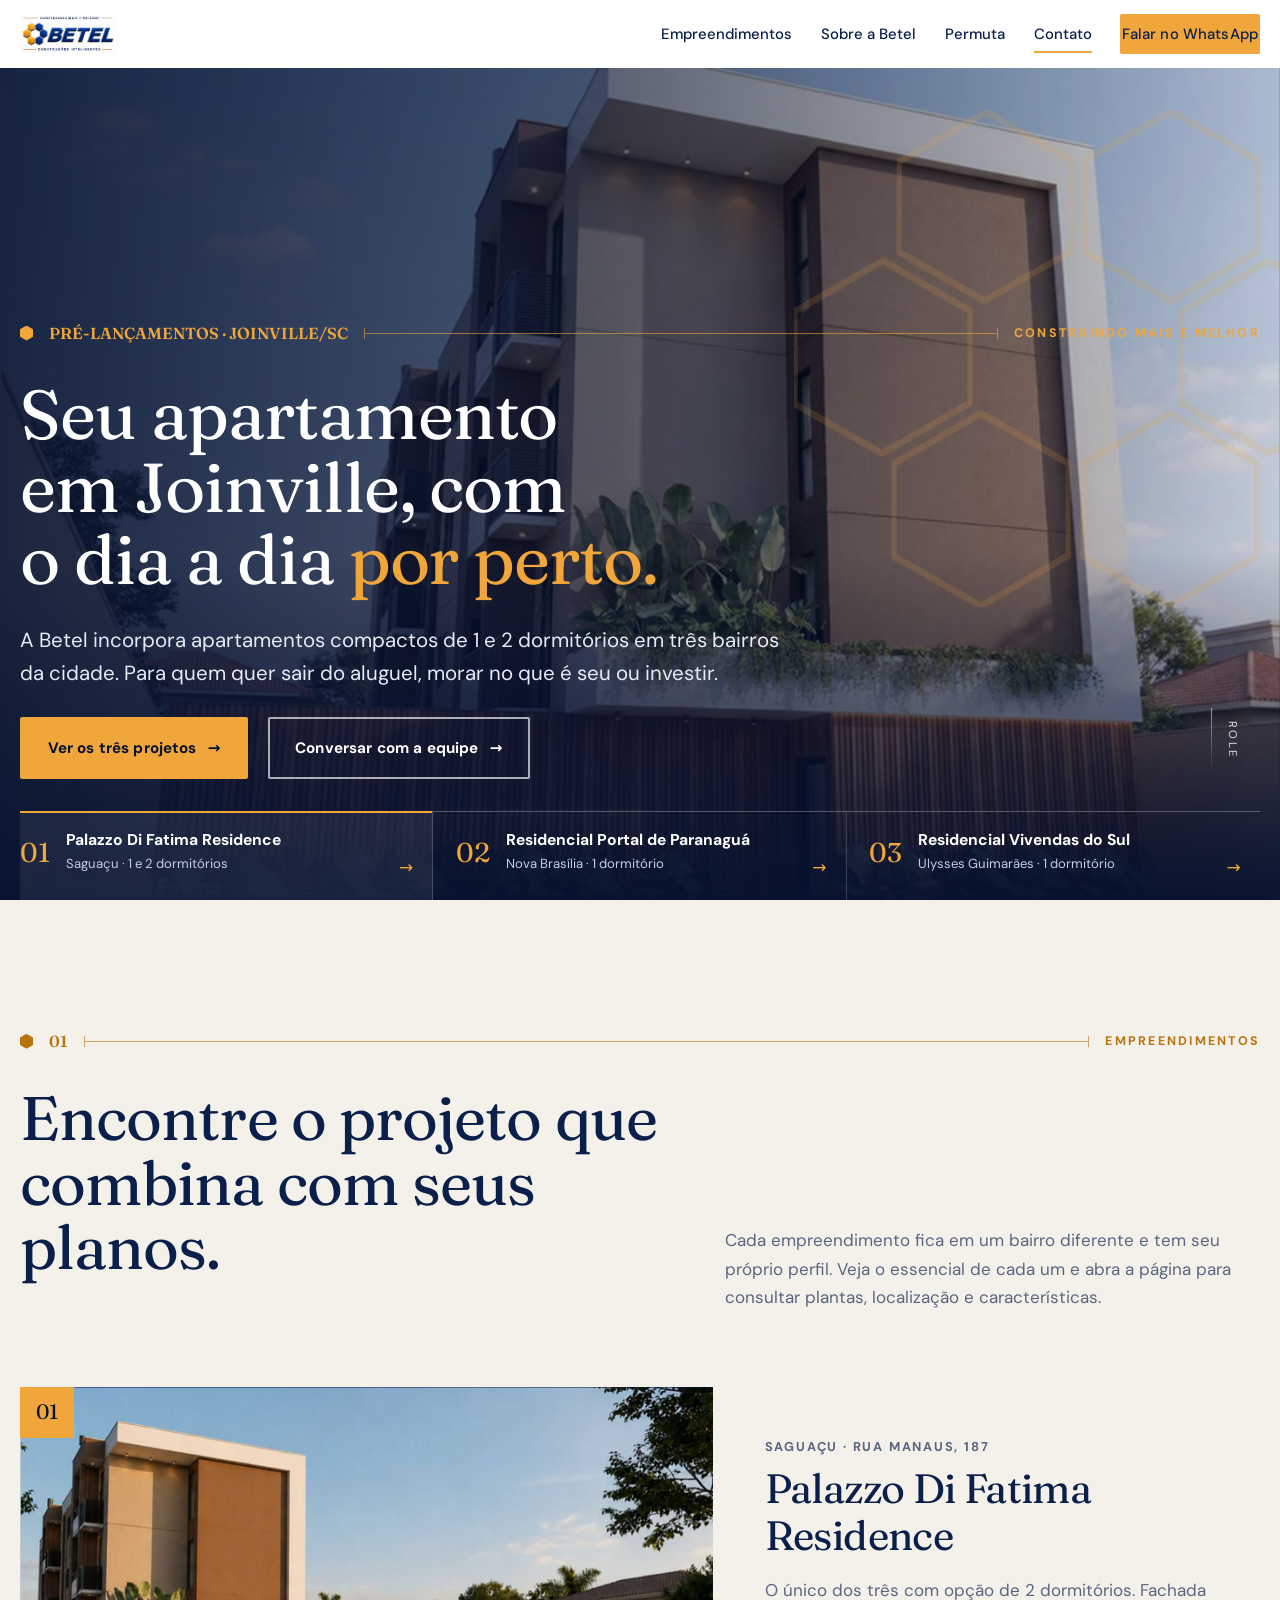
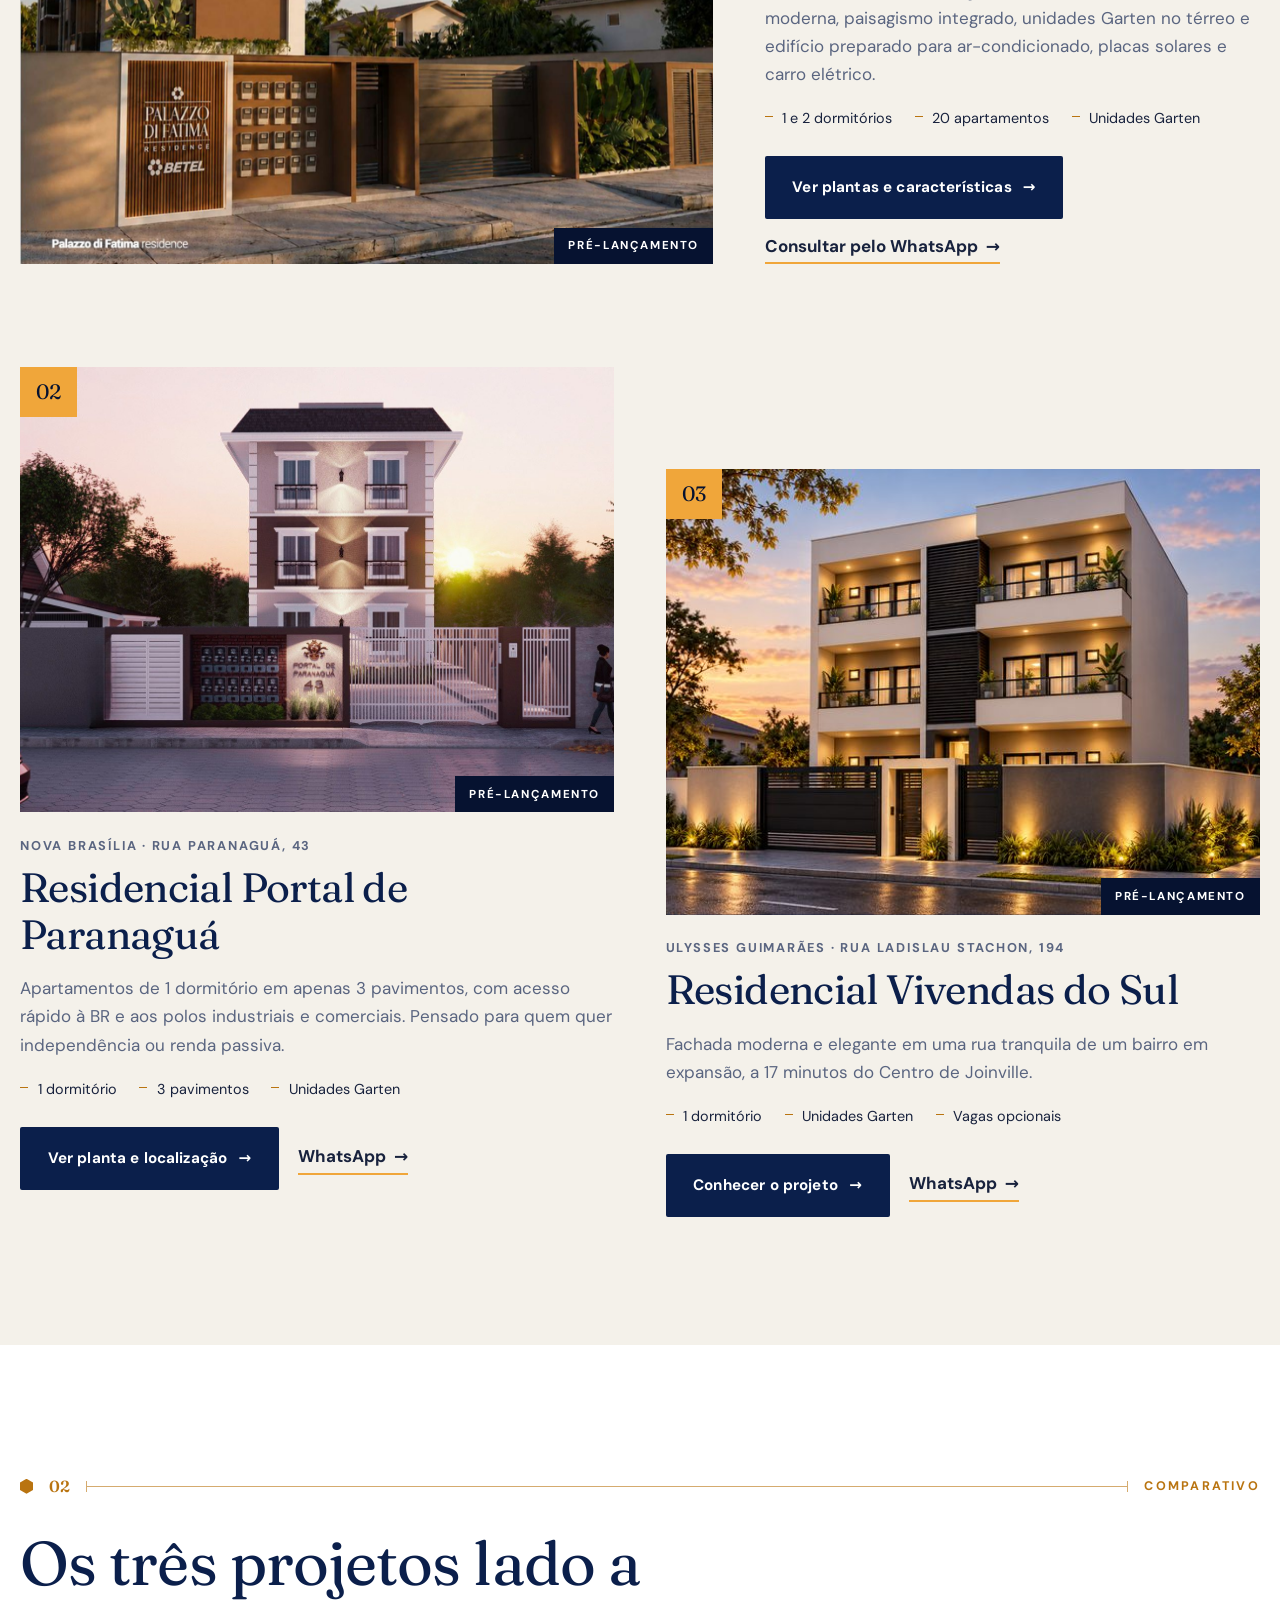
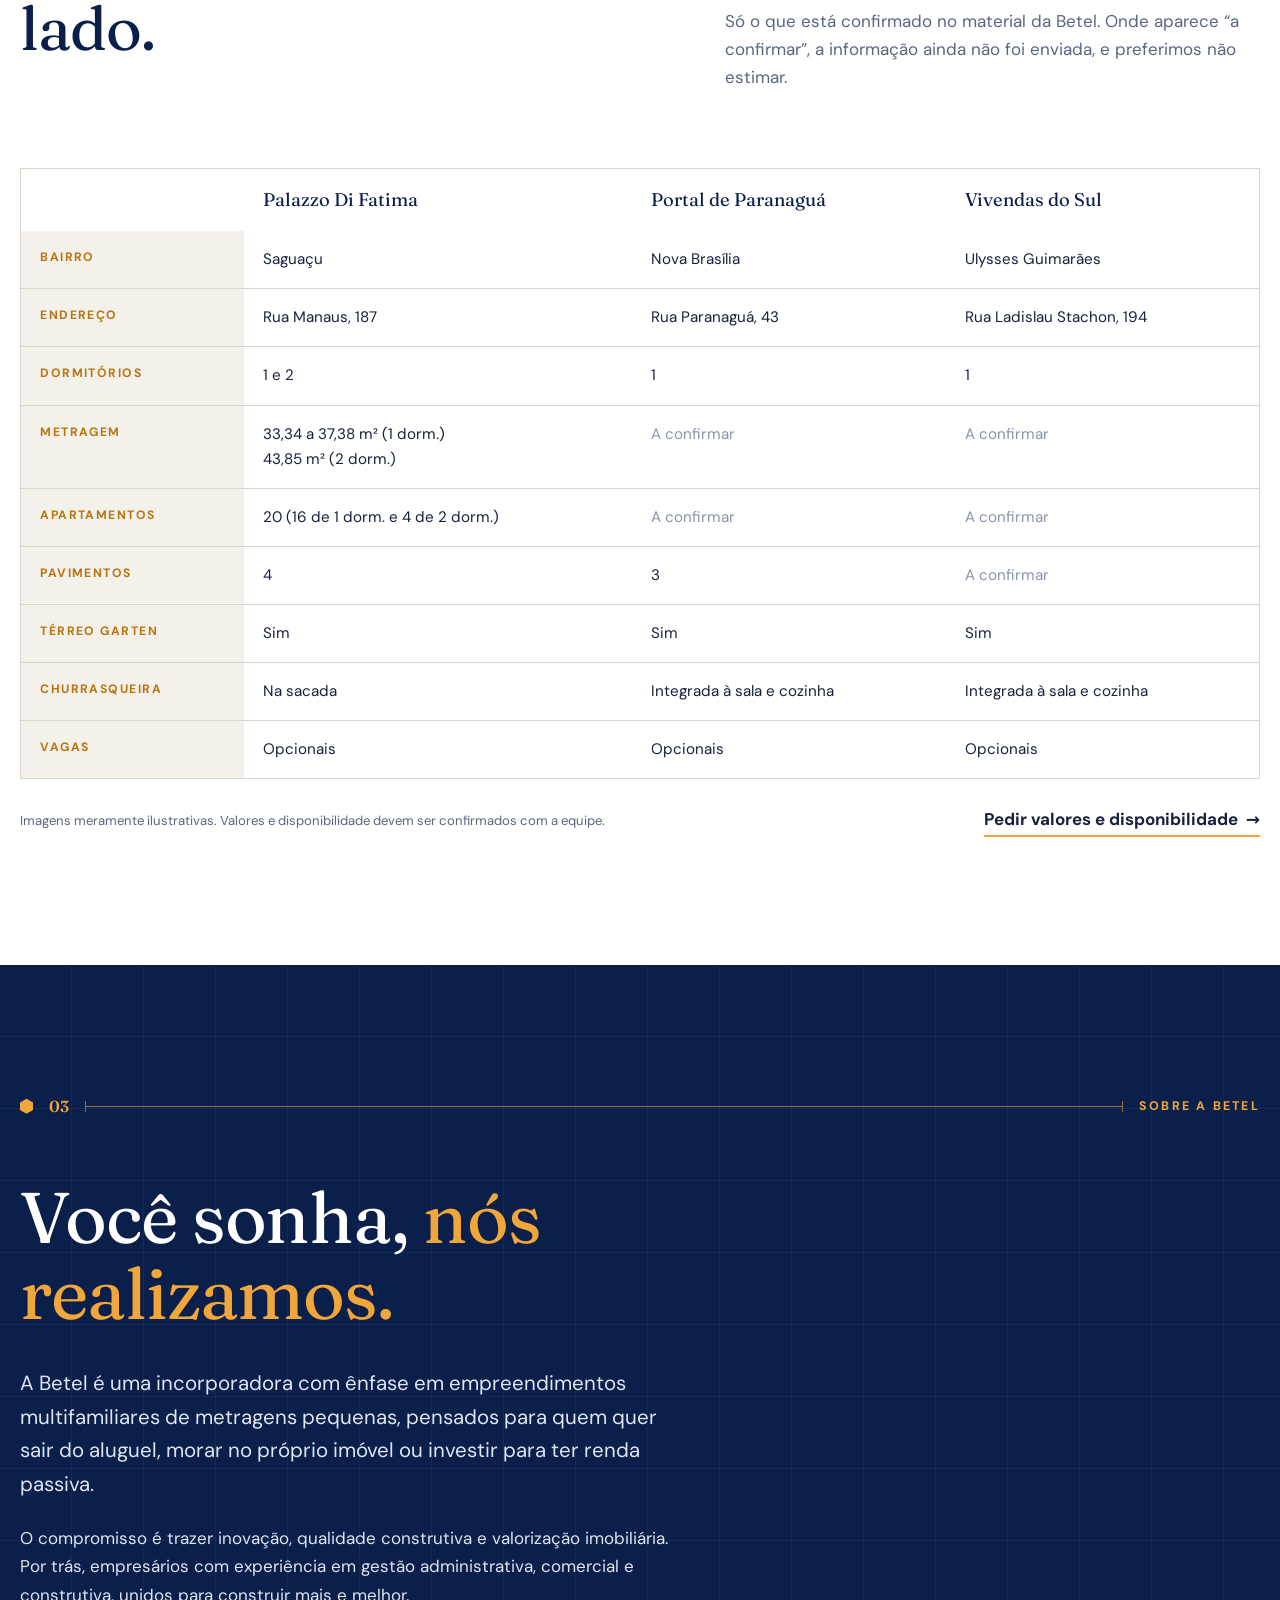
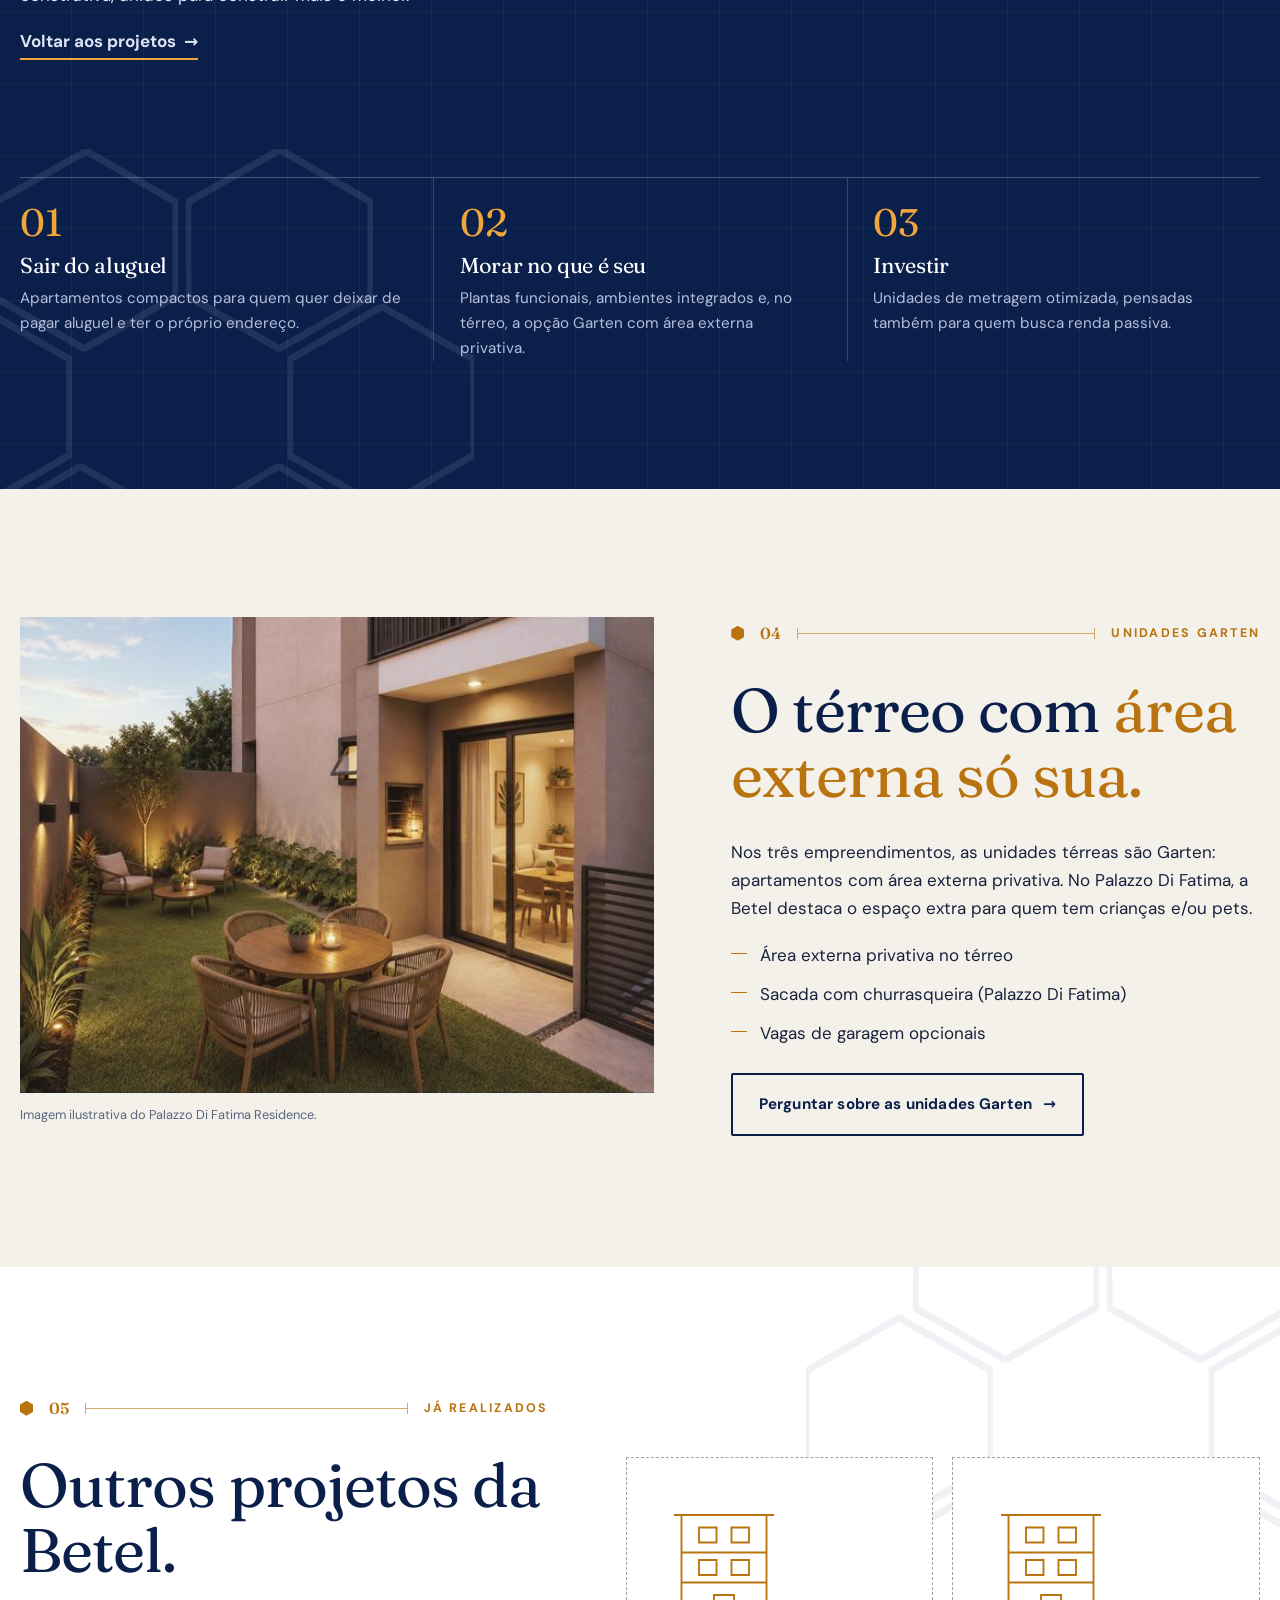
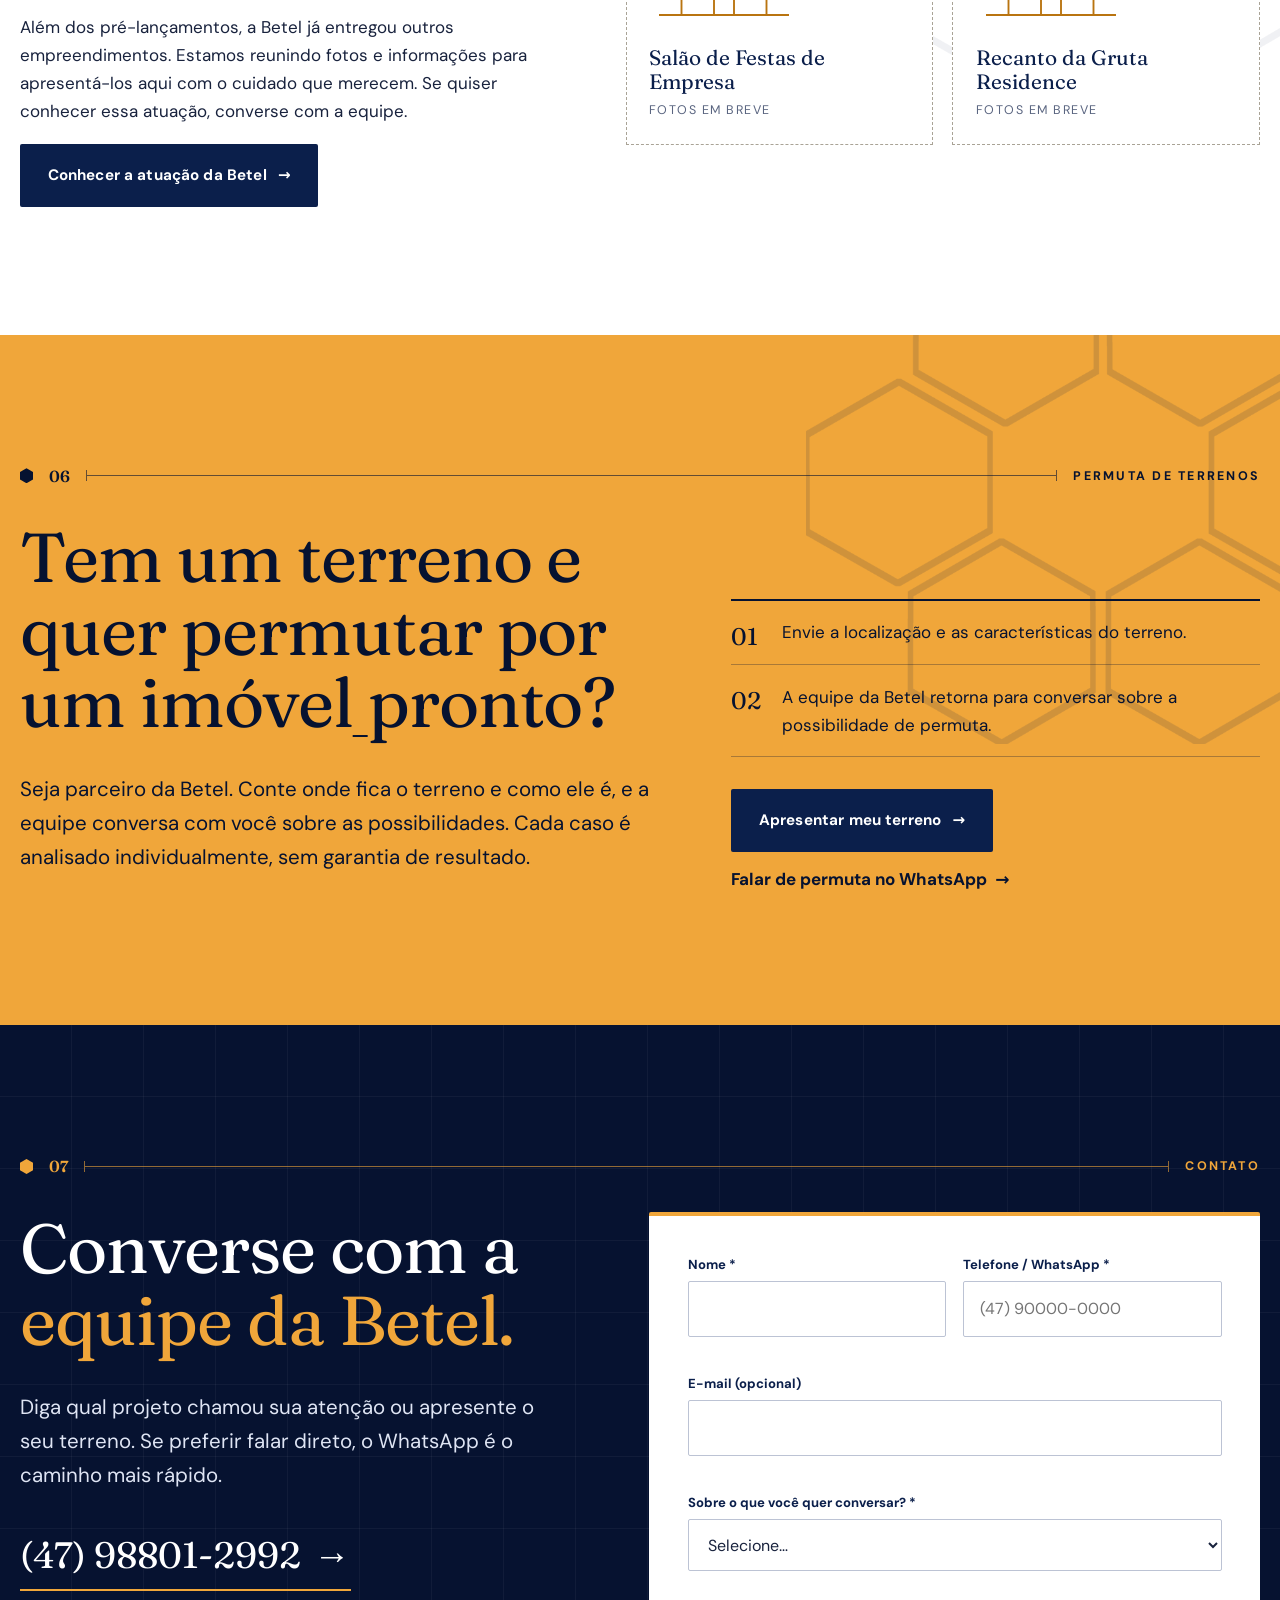
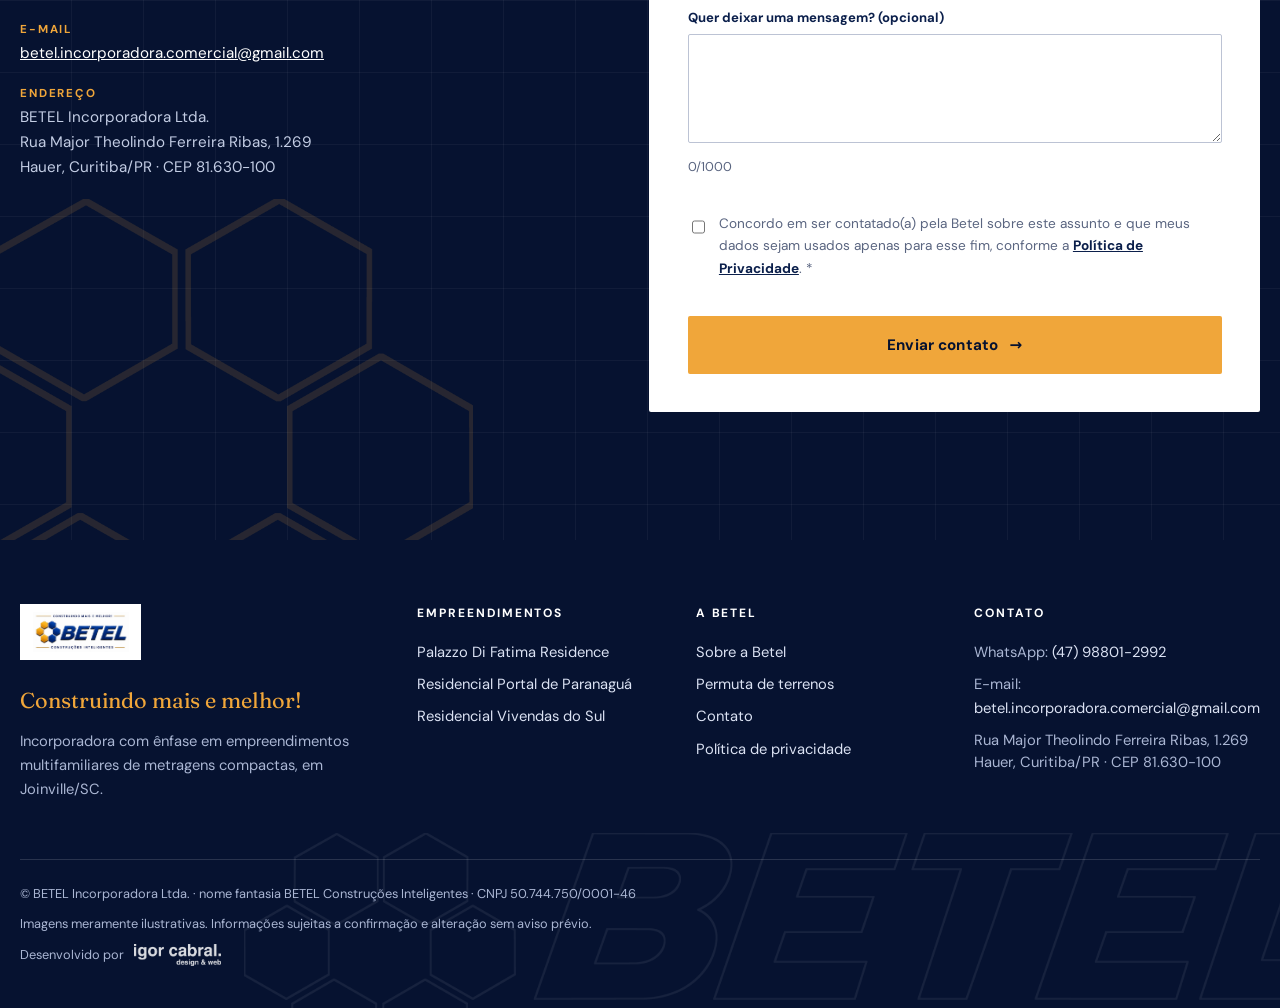
<file: index.html>
<!doctype html>
<html lang="pt-BR">
<head>
<meta charset="utf-8">
<meta name="viewport" content="width=device-width,initial-scale=1">
<title>Betel Incorporadora — apartamentos compactos em Joinville/SC</title>
<meta name="description" content="Betel Incorporadora: apartamentos compactos em Saguaçu, Nova Brasília e Ulysses Guimarães, em Joinville. Conheça Palazzo Di Fatima, Portal de Paranaguá e Vivendas do Sul.">
<meta property="og:title" content="Betel Incorporadora — apartamentos compactos em Joinville/SC">
<meta property="og:description" content="Betel Incorporadora: apartamentos compactos em Saguaçu, Nova Brasília e Ulysses Guimarães, em Joinville. Conheça Palazzo Di Fatima, Portal de Paranaguá e Vivendas do Sul.">
<meta property="og:type" content="website">
<meta property="og:site_name" content="BETEL Construções Inteligentes">
<meta property="og:locale" content="pt_BR">
<meta property="og:image" content="img/palazzo-hero.jpg">
<meta name="theme-color" content="#0b1f4b">
<link rel="icon" type="image/png" href="img/favicon.png">
<link rel="apple-touch-icon" href="img/apple-touch-icon.png">
<script>try{var t=+sessionStorage.getItem("betel-nav");if(t&&Date.now()-t<4000)document.documentElement.classList.add("nav-in");sessionStorage.removeItem("betel-nav")}catch(e){}</script>
<link rel="stylesheet" href="css/style.css">
<script type="application/ld+json">
{"@context":"https://schema.org","@type":"Organization","name":"BETEL Construções Inteligentes","legalName":"BETEL INCORPORADORA LTDA.","taxID":"50.744.750/0001-46","email":"betel.incorporadora.comercial@gmail.com","address":{"@type":"PostalAddress","streetAddress":"Rua Major Theolindo Ferreira Ribas, 1.269 - Hauer","addressLocality":"Curitiba","addressRegion":"PR","postalCode":"81630-100","addressCountry":"BR"}}
</script>
</head>
<body class="home">
<div class="curtain" aria-hidden="true"><img src="img/betel-marca-branca.png" alt="" width="1400" height="305"><i></i></div>
<a class="skip" href="#conteudo">Ir para o conteúdo</a>
<header class="site-header">
  <div class="wrap">
    <a class="logo" href="index.html" aria-label="Betel Incorporadora — página inicial"><img src="img/betel-logo.png" alt="Betel — Construindo mais e melhor! Construções inteligentes" width="96" height="40"></a>
    <button class="menu-toggle" aria-expanded="false" aria-controls="nav">Menu</button>
    <nav class="nav" id="nav" aria-label="Principal">
      <a href="index.html#empreendimentos">Empreendimentos</a>
      <a href="index.html#sobre">Sobre a Betel</a>
      <a href="index.html#permuta">Permuta</a>
      <a href="index.html#contato">Contato</a>
      <a class="btn btn-gold btn-sm" data-wa="Olá! Acessei o site da Betel e gostaria de receber mais informações." href="#">Falar no WhatsApp</a>
    </nav>
  </div>
  <div class="progress" aria-hidden="true"></div>
</header>
<main id="conteudo">
<section class="hero" aria-labelledby="h1">
  <div class="hero-media"><img src="img/palazzo-hero.jpg" alt="Fachada ilustrativa do Palazzo Di Fatima Residence, com paisagismo na base e na varanda" width="1581" height="1125" fetchpriority="high" decoding="async" class="layer on">
    <img class="layer" data-src="img/portal-fachada.jpg" alt="" width="1600" height="900" decoding="async">
    <img class="layer lowres" data-src="img/vivendas-fachada.jpg" alt="" width="580" height="435" decoding="async"></div>
  <img class="hero-hex" src="img/colmeia-dourada.png" alt="" aria-hidden="true" width="900" height="794" decoding="async" fetchpriority="low">
  <div class="wrap hero-copy">
    <p class="dim"><span class="n">Pré-lançamentos · Joinville/SC</span><span class="ln"></span><span class="dim-r">Construindo mais e melhor</span></p>
    <h1 id="h1"><span class="ln-m"><span style="--i:0">Seu apartamento</span></span><span class="ln-m"><span style="--i:1">em Joinville, com</span></span><span class="ln-m"><span style="--i:2">o dia a dia <em>por perto.</em></span></span></h1>
    <p class="lead">A Betel incorpora apartamentos compactos de 1 e 2 dormitórios em três bairros da cidade. Para quem quer sair do aluguel, morar no que é seu ou investir.</p>
    <div class="actions">
      <a class="btn btn-gold" href="#empreendimentos">Ver os três projetos</a>
      <a class="btn btn-ghost" data-wa="Olá! Acessei o site da Betel e gostaria de receber mais informações." href="#">Conversar com a equipe</a>
    </div>
  </div>
  <div class="wrap">
    <nav class="hero-strip" aria-label="Empreendimentos">
      <a class="hs on" href="palazzo-di-fatima.html"><span class="num">01</span><strong>Palazzo Di Fatima Residence</strong><small>Saguaçu · 1 e 2 dormitórios</small></a>
      <a class="hs" href="portal-de-paranagua.html"><span class="num">02</span><strong>Residencial Portal de Paranaguá</strong><small>Nova Brasília · 1 dormitório</small></a>
      <a class="hs" href="vivendas-do-sul.html"><span class="num">03</span><strong>Residencial Vivendas do Sul</strong><small>Ulysses Guimarães · 1 dormitório</small></a>
    </nav>
  </div>
  <a class="cue" href="#empreendimentos" aria-label="Rolar para os empreendimentos"><span>Role</span><i></i></a>
</section>

<section class="sec light" id="empreendimentos">
  <div class="wrap">
    <p class="dim rv "><span class="n">01</span><span class="ln"></span><span>Empreendimentos</span></p>
    <div class="sec-head">
      <h2>Encontre o projeto que combina com seus planos.</h2>
      <p>Cada empreendimento fica em um bairro diferente e tem seu próprio perfil. Veja o essencial de cada um e abra a página para consultar plantas, localização e características.</p>
    </div>

    <article class="proj-feature">
      <a class="proj" href="palazzo-di-fatima.html" aria-label="Ver Palazzo Di Fatima Residence">
        <span class="pimg imr"><span class="pnum">01</span><span class="ptag">Pré-lançamento</span><img src="img/palazzo-fachada.jpg" alt="Fachada ilustrativa do Palazzo Di Fatima Residence, com a placa do empreendimento, caixas de correio e portões" width="1592" height="1125" loading="lazy" decoding="async" style="view-transition-name:img-palazzo"></span>
      </a>
      <div class="pbody rv">
        <p class="where">Saguaçu · Rua Manaus, 187</p>
        <h3>Palazzo Di Fatima Residence</h3>
        <p>O único dos três com opção de 2 dormitórios. Fachada moderna, paisagismo integrado, unidades Garten no térreo e edifício preparado para ar-condicionado, placas solares e carro elétrico.</p>
        <ul class="mini"><li>1 e 2 dormitórios</li><li>20 apartamentos</li><li>Unidades Garten</li></ul>
        <div class="actions"><a class="btn btn-navy" href="palazzo-di-fatima.html">Ver plantas e características</a><a class="tlink" data-wa="Olá! Acessei o site da Betel e gostaria de receber mais informações sobre o Palazzo Di Fatima Residence." href="#">Consultar pelo WhatsApp</a></div>
      </div>
    </article>

    <div class="proj-pair">
      <article>
        <a class="proj" href="portal-de-paranagua.html" aria-label="Ver Residencial Portal de Paranaguá">
          <span class="pimg imr"><span class="pnum">02</span><span class="ptag">Pré-lançamento</span><img src="img/portal-fachada.jpg" alt="Fachada ilustrativa do Residencial Portal de Paranaguá ao entardecer, edifício de três pavimentos" width="1600" height="900" loading="lazy" decoding="async" style="view-transition-name:img-portal"></span>
        </a>
        <div class="pbody rv" style="margin-top:1.4rem">
          <p class="where">Nova Brasília · Rua Paranaguá, 43</p>
          <h3>Residencial Portal de Paranaguá</h3>
          <p>Apartamentos de 1 dormitório em apenas 3 pavimentos, com acesso rápido à BR e aos polos industriais e comerciais. Pensado para quem quer independência ou renda passiva.</p>
          <ul class="mini"><li>1 dormitório</li><li>3 pavimentos</li><li>Unidades Garten</li></ul>
          <div class="actions"><a class="btn btn-navy" href="portal-de-paranagua.html">Ver planta e localização</a><a class="tlink" data-wa="Olá! Acessei o site da Betel e gostaria de receber mais informações sobre o Residencial Portal de Paranaguá." href="#">WhatsApp</a></div>
        </div>
      </article>
      <article>
        <a class="proj" href="vivendas-do-sul.html" aria-label="Ver Residencial Vivendas do Sul">
          <span class="pimg imr"><span class="pnum">03</span><span class="ptag">Pré-lançamento</span><img src="img/vivendas-fachada.jpg" alt="Fachada ilustrativa do Residencial Vivendas do Sul, edifício moderno de fachada branca com varandas" width="580" height="435" loading="lazy" decoding="async" style="view-transition-name:img-vivendas"></span>
        </a>
        <div class="pbody rv" style="margin-top:1.4rem">
          <p class="where">Ulysses Guimarães · Rua Ladislau Stachon, 194</p>
          <h3>Residencial Vivendas do Sul</h3>
          <p>Fachada moderna e elegante em uma rua tranquila de um bairro em expansão, a 17 minutos do Centro de Joinville.</p>
          <ul class="mini"><li>1 dormitório</li><li>Unidades Garten</li><li>Vagas opcionais</li></ul>
          <div class="actions"><a class="btn btn-navy" href="vivendas-do-sul.html">Conhecer o projeto</a><a class="tlink" data-wa="Olá! Acessei o site da Betel e gostaria de receber mais informações sobre o Residencial Vivendas do Sul." href="#">WhatsApp</a></div>
        </div>
      </article>
    </div>
  </div>
</section>

<section class="sec white" id="comparar" aria-labelledby="cmp">
  <div class="wrap">
    <p class="dim rv "><span class="n">02</span><span class="ln"></span><span>Comparativo</span></p>
    <div class="sec-head">
      <h2 id="cmp">Os três projetos lado a lado.</h2>
      <p>Só o que está confirmado no material da Betel. Onde aparece “a confirmar”, a informação ainda não foi enviada, e preferimos não estimar.</p>
    </div>
    <div class="compare rv" tabindex="0" role="region" aria-label="Tabela comparativa dos empreendimentos (role para o lado em telas pequenas)">
      <table>
        <thead><tr><th scope="col"><span class="sr" style="position:absolute;left:-999px">Característica</span></th>
          <th scope="col"><a href="palazzo-di-fatima.html">Palazzo Di Fatima</a></th><th scope="col"><a href="portal-de-paranagua.html">Portal de Paranaguá</a></th><th scope="col"><a href="vivendas-do-sul.html">Vivendas do Sul</a></th></tr></thead>
        <tbody>
          <tr><th scope="row">Bairro</th><td>Saguaçu</td><td>Nova Brasília</td><td>Ulysses Guimarães</td></tr>
          <tr><th scope="row">Endereço</th><td>Rua Manaus, 187</td><td>Rua Paranaguá, 43</td><td>Rua Ladislau Stachon, 194</td></tr>
          <tr><th scope="row">Dormitórios</th><td>1 e 2</td><td>1</td><td>1</td></tr>
          <tr><th scope="row">Metragem</th><td>33,34 a 37,38 m² (1 dorm.)<br>43,85 m² (2 dorm.)</td><td class="tbc">A confirmar</td><td class="tbc">A confirmar</td></tr>
          <tr><th scope="row">Apartamentos</th><td>20 (16 de 1 dorm. e 4 de 2 dorm.)</td><td class="tbc">A confirmar</td><td class="tbc">A confirmar</td></tr>
          <tr><th scope="row">Pavimentos</th><td>4</td><td>3</td><td class="tbc">A confirmar</td></tr>
          <tr><th scope="row">Térreo Garten</th><td>Sim</td><td>Sim</td><td>Sim</td></tr>
          <tr><th scope="row">Churrasqueira</th><td>Na sacada</td><td>Integrada à sala e cozinha</td><td>Integrada à sala e cozinha</td></tr>
          <tr><th scope="row">Vagas</th><td>Opcionais</td><td>Opcionais</td><td>Opcionais</td></tr>
        </tbody>
      </table>
    </div>
    <div class="compare-foot">
      <p class="fine" style="margin:0">Imagens meramente ilustrativas. Valores e disponibilidade devem ser confirmados com a equipe.</p>
      <a class="tlink" data-wa="Olá! Acessei o site da Betel e gostaria de comparar os empreendimentos e saber valores e disponibilidade." href="#">Pedir valores e disponibilidade</a>
    </div>
  </div>
</section>

<section class="sec dark colmeia-bg colmeia-bl" id="sobre">
  <div class="wrap">
    <p class="dim rv "><span class="n">03</span><span class="ln"></span><span>Sobre a Betel</span></p>
    <div class="about">
      <div>
        <h2>Você sonha, <em>nós realizamos.</em></h2>
        <p class="lead rv">A Betel é uma incorporadora com ênfase em empreendimentos multifamiliares de metragens pequenas, pensados para quem quer sair do aluguel, morar no próprio imóvel ou investir para ter renda passiva.</p>
        <p class="rv">O compromisso é trazer inovação, qualidade construtiva e valorização imobiliária. Por trás, empresários com experiência em gestão administrativa, comercial e construtiva, unidos para construir mais e melhor.</p>
        <a class="tlink rv" href="#empreendimentos">Voltar aos projetos</a>
      </div>
      <div><svg class="bp-art scrub" viewBox="0 0 400 460" aria-hidden="true" focusable="false">
  <path d="M10 420H390"/><path d="M70 420V90"/><path d="M330 420V90"/><path d="M60 90H340"/><path d="M70 180H330"/><path d="M70 270H330"/><path d="M70 360H330"/>
  <path class="win" d="M105 110h50v50h-50z"/><path class="win" d="M245 110h50v50h-50z"/><path class="win" d="M105 200h50v50h-50z"/><path class="win" d="M245 200h50v50h-50z"/>
  <path class="win" d="M105 290h50v50h-50z"/><path class="win" d="M245 290h50v50h-50z"/><path d="M185 420V370h30v50"/><path d="M105 380h50v40"/><path d="M245 380h50v40"/>
  <path class="thin" d="M360 90V420"/><path class="thin" d="M350 90h20"/><path class="thin" d="M350 420h20"/><path class="thin" d="M30 60H370"/><path class="thin" d="M70 50v20"/><path class="thin" d="M330 50v20"/>
  <path class="hexc" d="M192.9 8.1 L199.4 11.9 L199.4 19.4 L192.9 23.1 L186.4 19.4 L186.4 11.9 Z"/><path class="hexc" d="M207.1 8.1 L213.6 11.9 L213.6 19.4 L207.1 23.1 L200.6 19.4 L200.6 11.9 Z"/><path class="hexc" d="M214.3 20.5 L220.8 24.2 L220.8 31.8 L214.3 35.5 L207.8 31.8 L207.8 24.2 Z"/><path class="hexc" d="M207.1 32.9 L213.6 36.6 L213.6 44.1 L207.1 47.9 L200.6 44.1 L200.6 36.6 Z"/><path class="hexc" d="M192.9 32.9 L199.4 36.6 L199.4 44.1 L192.9 47.9 L186.4 44.1 L186.4 36.6 Z"/><path class="hexc" d="M185.7 20.5 L192.2 24.2 L192.2 31.8 L185.7 35.5 L179.2 31.8 L179.2 24.2 Z"/>
</svg></div>
    </div>
    <div class="for" data-stagger>
      <div><span class="n">01</span><h3>Sair do aluguel</h3><p>Apartamentos compactos para quem quer deixar de pagar aluguel e ter o próprio endereço.</p></div>
      <div><span class="n">02</span><h3>Morar no que é seu</h3><p>Plantas funcionais, ambientes integrados e, no térreo, a opção Garten com área externa privativa.</p></div>
      <div><span class="n">03</span><h3>Investir</h3><p>Unidades de metragem otimizada, pensadas também para quem busca renda passiva.</p></div>
    </div>
  </div>
</section>

<section class="sec light" aria-labelledby="garten">
  <div class="wrap">
    <div class="split">
      <div>
        <div class="imgbox imr"><img src="img/palazzo-garten.jpg" alt="Unidade Garten do Palazzo Di Fatima com área externa privativa, mesa e cadeiras no jardim" width="580" height="435" loading="lazy" decoding="async" data-lb></div>
        <p class="cap">Imagem ilustrativa do Palazzo Di Fatima Residence.</p>
      </div>
      <div>
        <p class="dim rv "><span class="n">04</span><span class="ln"></span><span>Unidades Garten</span></p>
        <h2 id="garten">O térreo com <em>área externa só sua.</em></h2>
        <p>Nos três empreendimentos, as unidades térreas são Garten: apartamentos com área externa privativa. No Palazzo Di Fatima, a Betel destaca o espaço extra para quem tem crianças e/ou pets.</p>
        <ul class="ticks"><li>Área externa privativa no térreo</li><li>Sacada com churrasqueira (Palazzo Di Fatima)</li><li>Vagas de garagem opcionais</li></ul>
        <a class="btn btn-line" data-wa="Olá! Acessei o site da Betel e gostaria de saber mais sobre as unidades Garten (térreas com área externa privativa)." href="#">Perguntar sobre as unidades Garten</a>
      </div>
    </div>
  </div>
</section>

<section class="sec white colmeia-bg colmeia-tr" id="realizados" aria-labelledby="real">
  <div class="wrap">
    <div class="done-grid">
      <div>
        <p class="dim rv "><span class="n">05</span><span class="ln"></span><span>Já realizados</span></p>
        <h2 id="real">Outros projetos da Betel.</h2>
        <p>Além dos pré-lançamentos, a Betel já entregou outros empreendimentos. Estamos reunindo fotos e informações para apresentá-los aqui com o cuidado que merecem. Se quiser conhecer essa atuação, converse com a equipe.</p>
        <a class="btn btn-navy" data-wa="Olá! Acessei o site da Betel e gostaria de conhecer outros projetos já realizados pela empresa." href="#">Conhecer a atuação da Betel</a>
      </div>
      <div class="done-cards" data-stagger>
        <div class="done-card"><svg viewBox="0 0 120 120" aria-hidden="true" focusable="false"><path d="M8 108H112"/><path d="M26 108V28H94V108"/><path d="M20 28H100"/><path d="M26 58H94"/><path d="M26 82H94"/><path d="M40 38h14v12H40zM66 38h14v12H66zM40 64h14v12H40zM66 64h14v12H66z"/><path d="M52 108V92h16v16"/></svg><div><strong>Salão de Festas de Empresa</strong><span>Fotos em breve</span></div></div>
        <div class="done-card"><svg viewBox="0 0 120 120" aria-hidden="true" focusable="false"><path d="M8 108H112"/><path d="M26 108V28H94V108"/><path d="M20 28H100"/><path d="M26 58H94"/><path d="M26 82H94"/><path d="M40 38h14v12H40zM66 38h14v12H66zM40 64h14v12H40zM66 64h14v12H66z"/><path d="M52 108V92h16v16"/></svg><div><strong>Recanto da Gruta Residence</strong><span>Fotos em breve</span></div></div>
      </div>
    </div>
  </div>
</section>

<section class="sec gold-bg colmeia-bg colmeia-tr" id="permuta" aria-labelledby="perm">
  <div class="wrap">
    <p class="dim rv "><span class="n">06</span><span class="ln"></span><span>Permuta de terrenos</span></p>
    <div class="swap">
      <div>
        <h2 id="perm">Tem um terreno e quer permutar por um <em>imóvel pronto?</em></h2>
        <p class="lead">Seja parceiro da Betel. Conte onde fica o terreno e como ele é, e a equipe conversa com você sobre as possibilidades. Cada caso é analisado individualmente, sem garantia de resultado.</p>
      </div>
      <div>
        <ol class="steps rv">
          <li>Envie a localização e as características do terreno.</li>
          <li>A equipe da Betel retorna para conversar sobre a possibilidade de permuta.</li>
        </ol>
        <div class="actions">
          <a class="btn btn-navy" href="index.html?empreendimento=permuta#contato">Apresentar meu terreno</a>
          <a class="tlink" data-wa="Olá! Tenho um terreno e gostaria de conversar com a Betel sobre permuta." href="#">Falar de permuta no WhatsApp</a>
        </div>
      </div>
    </div>
  </div>
</section>

<section class="sec deep colmeia-bg colmeia-bl" id="contato" aria-labelledby="ct">
  <div class="wrap">
    <p class="dim rv "><span class="n">07</span><span class="ln"></span><span>Contato</span></p>
    <div class="contact">
      <div>
        <h2 id="ct">Converse com a <em>equipe da Betel.</em></h2>
        <p class="lead rv">Diga qual projeto chamou sua atenção ou apresente o seu terreno. Se preferir falar direto, o WhatsApp é o caminho mais rápido.</p>
        <a class="wa-big rv" data-wa="Olá! Acessei o site da Betel e gostaria de receber mais informações." href="#"><span data-wa-label>(47) 98801-2992</span> →</a>
        <ul class="contact-info rv">
          <li><span>E-mail</span><a href="mailto:betel.incorporadora.comercial@gmail.com">betel.incorporadora.comercial@gmail.com</a></li>
          <li><span>Endereço</span><address>BETEL Incorporadora Ltda.<br>Rua Major Theolindo Ferreira Ribas, 1.269<br>Hauer, Curitiba/PR · CEP 81.630-100</address></li>
        </ul>
      </div>
      <form class="form rv" id="lead-form" novalidate>
        <p class="pending-banner" id="form-pending" hidden><strong>Em configuração:</strong> o envio deste formulário ainda não está conectado. Enquanto isso, use o WhatsApp para falar com a equipe.</p>
        <div class="row">
          <div class="field"><label for="nome">Nome *</label><input id="nome" name="nome" autocomplete="name" maxlength="100" required aria-describedby="err-nome"><div class="err" id="err-nome"></div></div>
          <div class="field"><label for="telefone">Telefone / WhatsApp *</label><input id="telefone" name="telefone" type="tel" inputmode="tel" autocomplete="tel" placeholder="(47) 90000-0000" maxlength="16" required aria-describedby="err-telefone"><div class="err" id="err-telefone"></div></div>
        </div>
        <div class="field"><label for="email">E-mail (opcional)</label><input id="email" name="email" type="email" inputmode="email" autocomplete="email" maxlength="254" aria-describedby="err-email"><div class="err" id="err-email"></div></div>
        <div class="field"><label for="interesse">Sobre o que você quer conversar? *</label>
          <select id="interesse" name="interesse" required>
            <option value="">Selecione…</option>
            <option value="palazzo-di-fatima">Palazzo Di Fatima Residence</option>
            <option value="portal-de-paranagua">Residencial Portal de Paranaguá</option>
            <option value="vivendas-do-sul">Residencial Vivendas do Sul</option>
            <option value="permuta">Tenho um terreno (permuta)</option>
            <option value="outro">Outro assunto / ainda não sei</option>
          </select><div class="err" id="err-interesse"></div></div>
        <div class="field"><label for="mensagem">Quer deixar uma mensagem? (opcional)</label><textarea id="mensagem" name="mensagem" rows="3" maxlength="1000" aria-describedby="count-mensagem err-mensagem"></textarea><p class="help" id="count-mensagem">0/1000</p><div class="err" id="err-mensagem"></div></div>
        <div>
          <label class="check"><input type="checkbox" name="consentimento" id="consentimento"> <span>Concordo em ser contatado(a) pela Betel sobre este assunto e que meus dados sejam usados apenas para esse fim, conforme a <a href="politica-de-privacidade.html" target="_blank" rel="noopener">Política de Privacidade</a>. *</span></label>
          <div class="field"><div class="err" id="err-consentimento"></div></div>
        </div>
        <div class="hp" aria-hidden="true"><label for="website">Não preencha este campo</label><input id="website" name="website" type="text" tabindex="-1" autocomplete="off"></div>
        <button class="btn btn-gold" type="submit">Enviar contato</button>
        <div id="form-status" class="status" aria-live="polite" tabindex="-1"></div>
      </form>
    </div>
  </div>
</section>
</main>
<footer class="site-footer">
  <div class="wrap">
    <div class="cols">
      <div>
        <span class="logo-box"><img src="img/betel-logo.png" alt="Betel Construções Inteligentes" width="96" height="40"></span>
        <p class="tagline">Construindo mais e melhor!</p>
        <p>Incorporadora com ênfase em empreendimentos multifamiliares de metragens compactas, em Joinville/SC.</p>
      </div>
      <div>
        <h4>Empreendimentos</h4>
        <ul>
          <li><a href="palazzo-di-fatima.html">Palazzo Di Fatima Residence</a></li>
          <li><a href="portal-de-paranagua.html">Residencial Portal de Paranaguá</a></li>
          <li><a href="vivendas-do-sul.html">Residencial Vivendas do Sul</a></li>
        </ul>
      </div>
      <div>
        <h4>A Betel</h4>
        <ul>
          <li><a href="index.html#sobre">Sobre a Betel</a></li>
          <li><a href="index.html#permuta">Permuta de terrenos</a></li>
          <li><a href="index.html#contato">Contato</a></li>
          <li><a href="politica-de-privacidade.html">Política de privacidade</a></li>
        </ul>
      </div>
      <div>
        <h4>Contato</h4>
        <ul>
          <li>WhatsApp: <a data-wa="Olá! Acessei o site da Betel e gostaria de receber mais informações." href="#"><span data-wa-label>(47) 98801-2992</span></a></li>
          <li>E-mail: <a href="mailto:betel.incorporadora.comercial@gmail.com">betel.incorporadora.comercial@gmail.com</a></li>
          <li><address>Rua Major Theolindo Ferreira Ribas, 1.269<br>Hauer, Curitiba/PR · CEP 81.630-100</address></li>
        </ul>
      </div>
    </div>
    <div class="legal">
      <p>© BETEL Incorporadora Ltda. · nome fantasia BETEL Construções Inteligentes · CNPJ 50.744.750/0001-46</p>
      <p>Imagens meramente ilustrativas. Informações sujeitas a confirmação e alteração sem aviso prévio.</p>
      <p class="credit">Desenvolvido por <a href="https://igorcabral.dev.br" target="_blank" rel="noopener" aria-label="Igor Cabral, desenvolvedor do site (abre em nova aba)"><img src="img/igor-cabral-logo-white.png" alt="Igor Cabral" height="22" onerror="this.outerHTML='<span>Igor Cabral</span>'"></a></p>
    </div>
  </div>
</footer>
<div class="mbar" role="region" aria-label="Contato rápido">
  <a data-wa="Olá! Acessei o site da Betel e gostaria de receber mais informações." href="#">WhatsApp</a>
  <a class="gold" href="index.html#contato" style="background:var(--gold);color:var(--navy-deep)">Tenho interesse</a>
</div>
<dialog id="lightbox" aria-label="Imagem ampliada">
  <div class="stage"><img alt=""></div>
  <button type="button" class="lb-btn lb-close" aria-label="Fechar">×</button>
  <button type="button" class="lb-btn lb-prev" aria-label="Imagem anterior">‹</button>
  <button type="button" class="lb-btn lb-next" aria-label="Próxima imagem">›</button>
  <p class="lb-cap" aria-live="polite"></p>
</dialog>
<script src="js/config.js"></script>
<script src="js/form-response.js"></script>
<script src="js/main.js"></script>
</body>
</html>
</file>
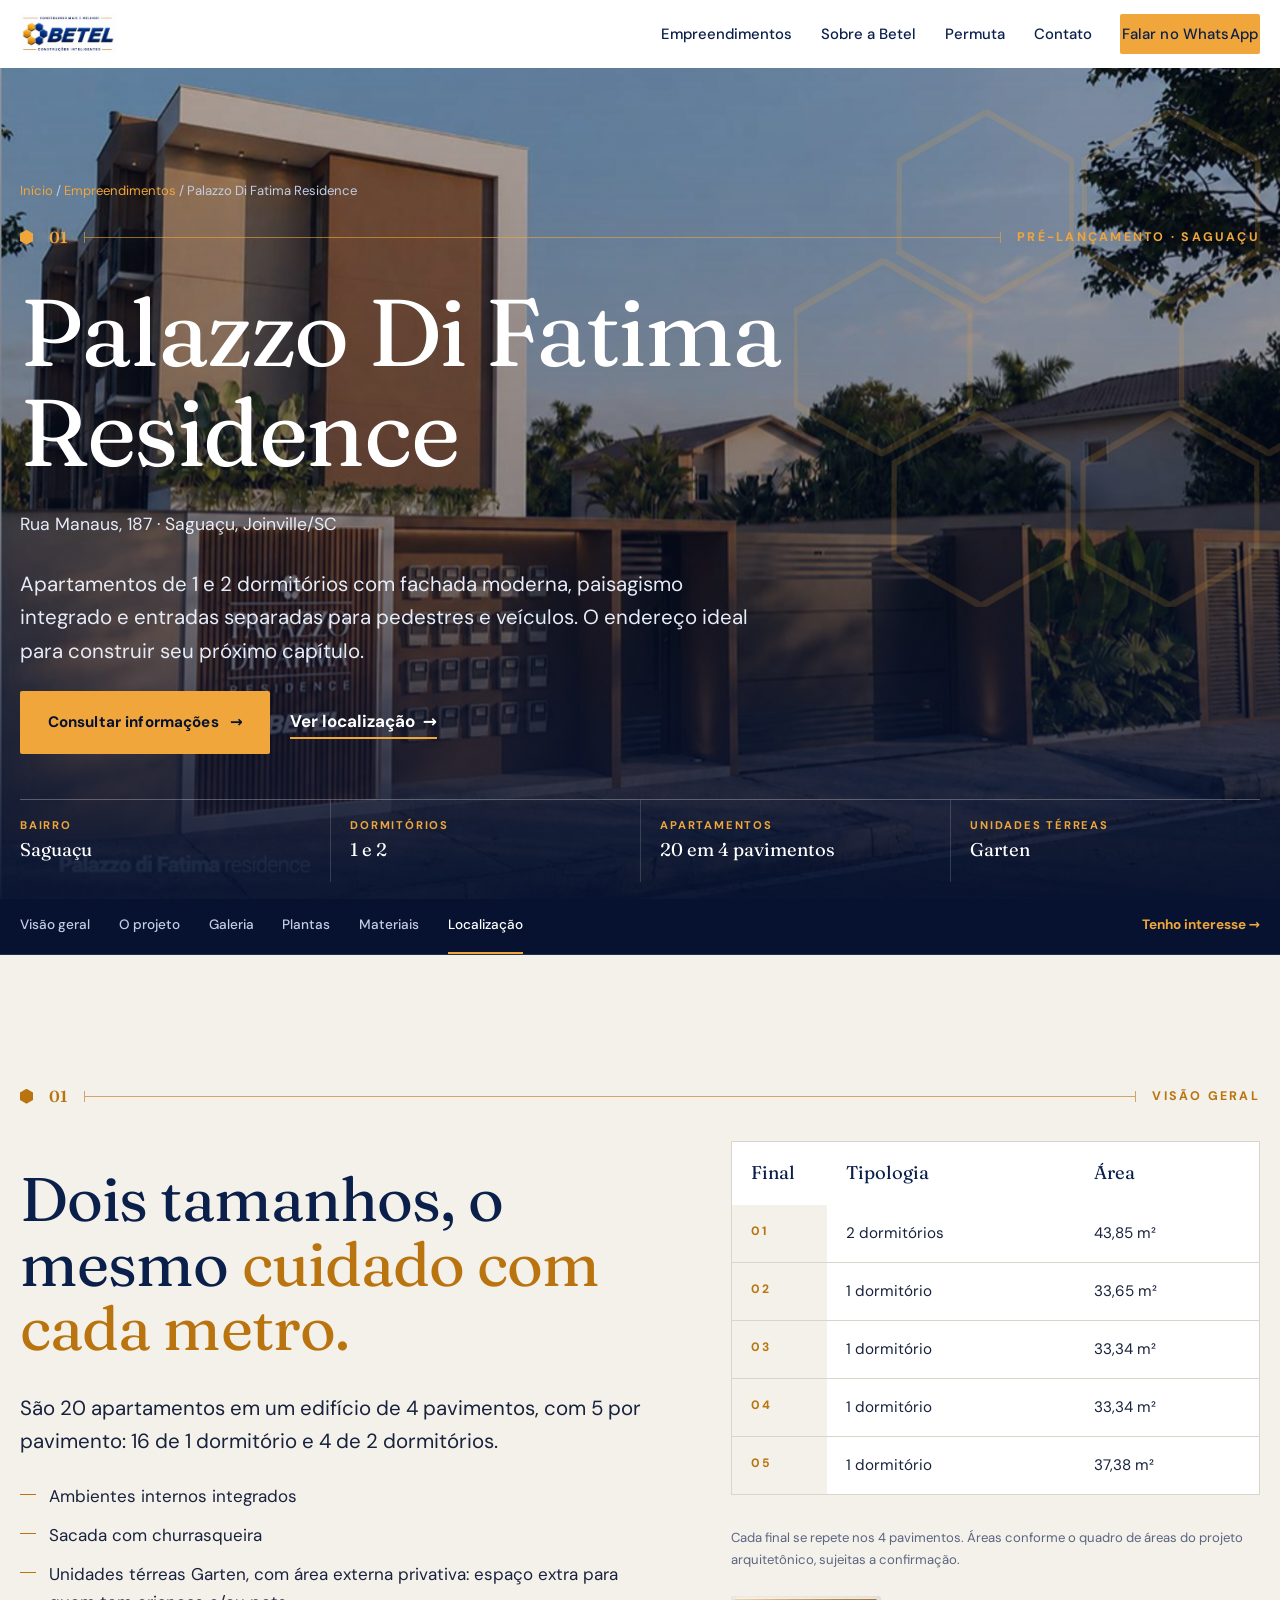
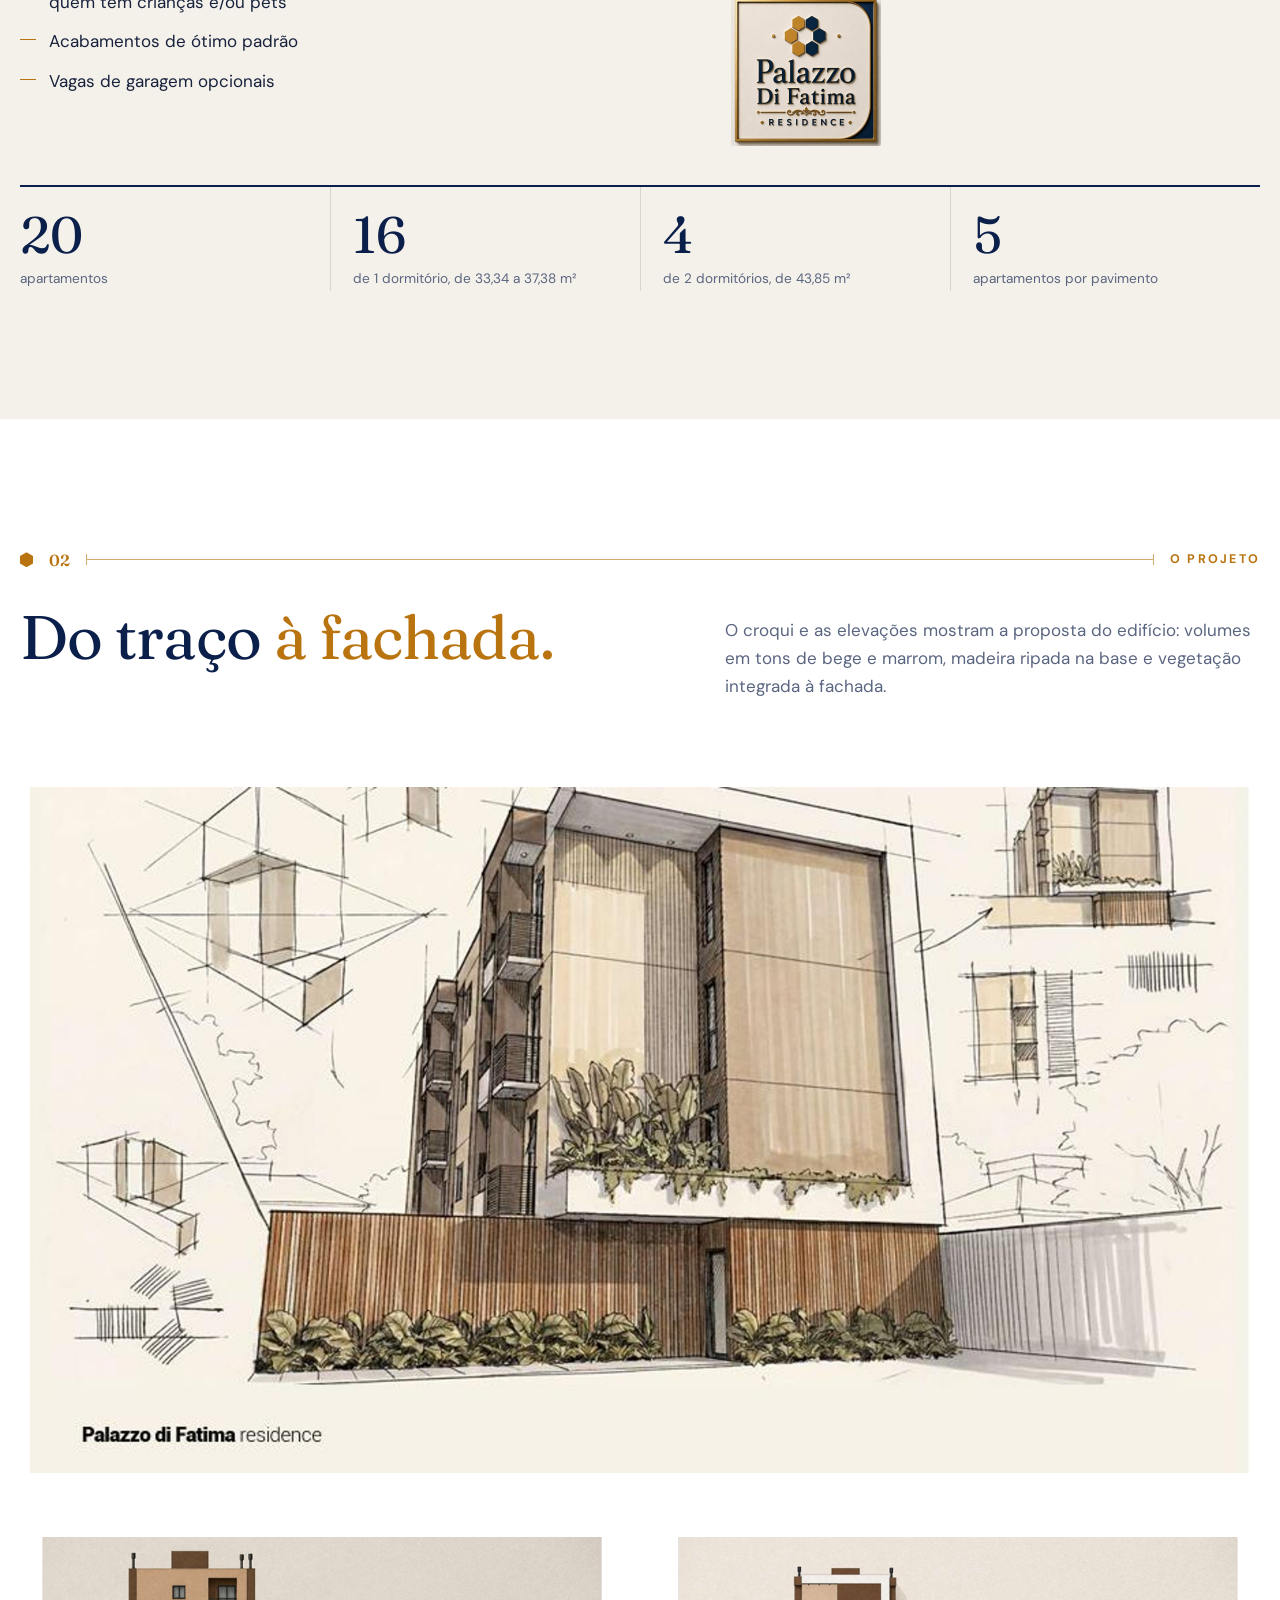
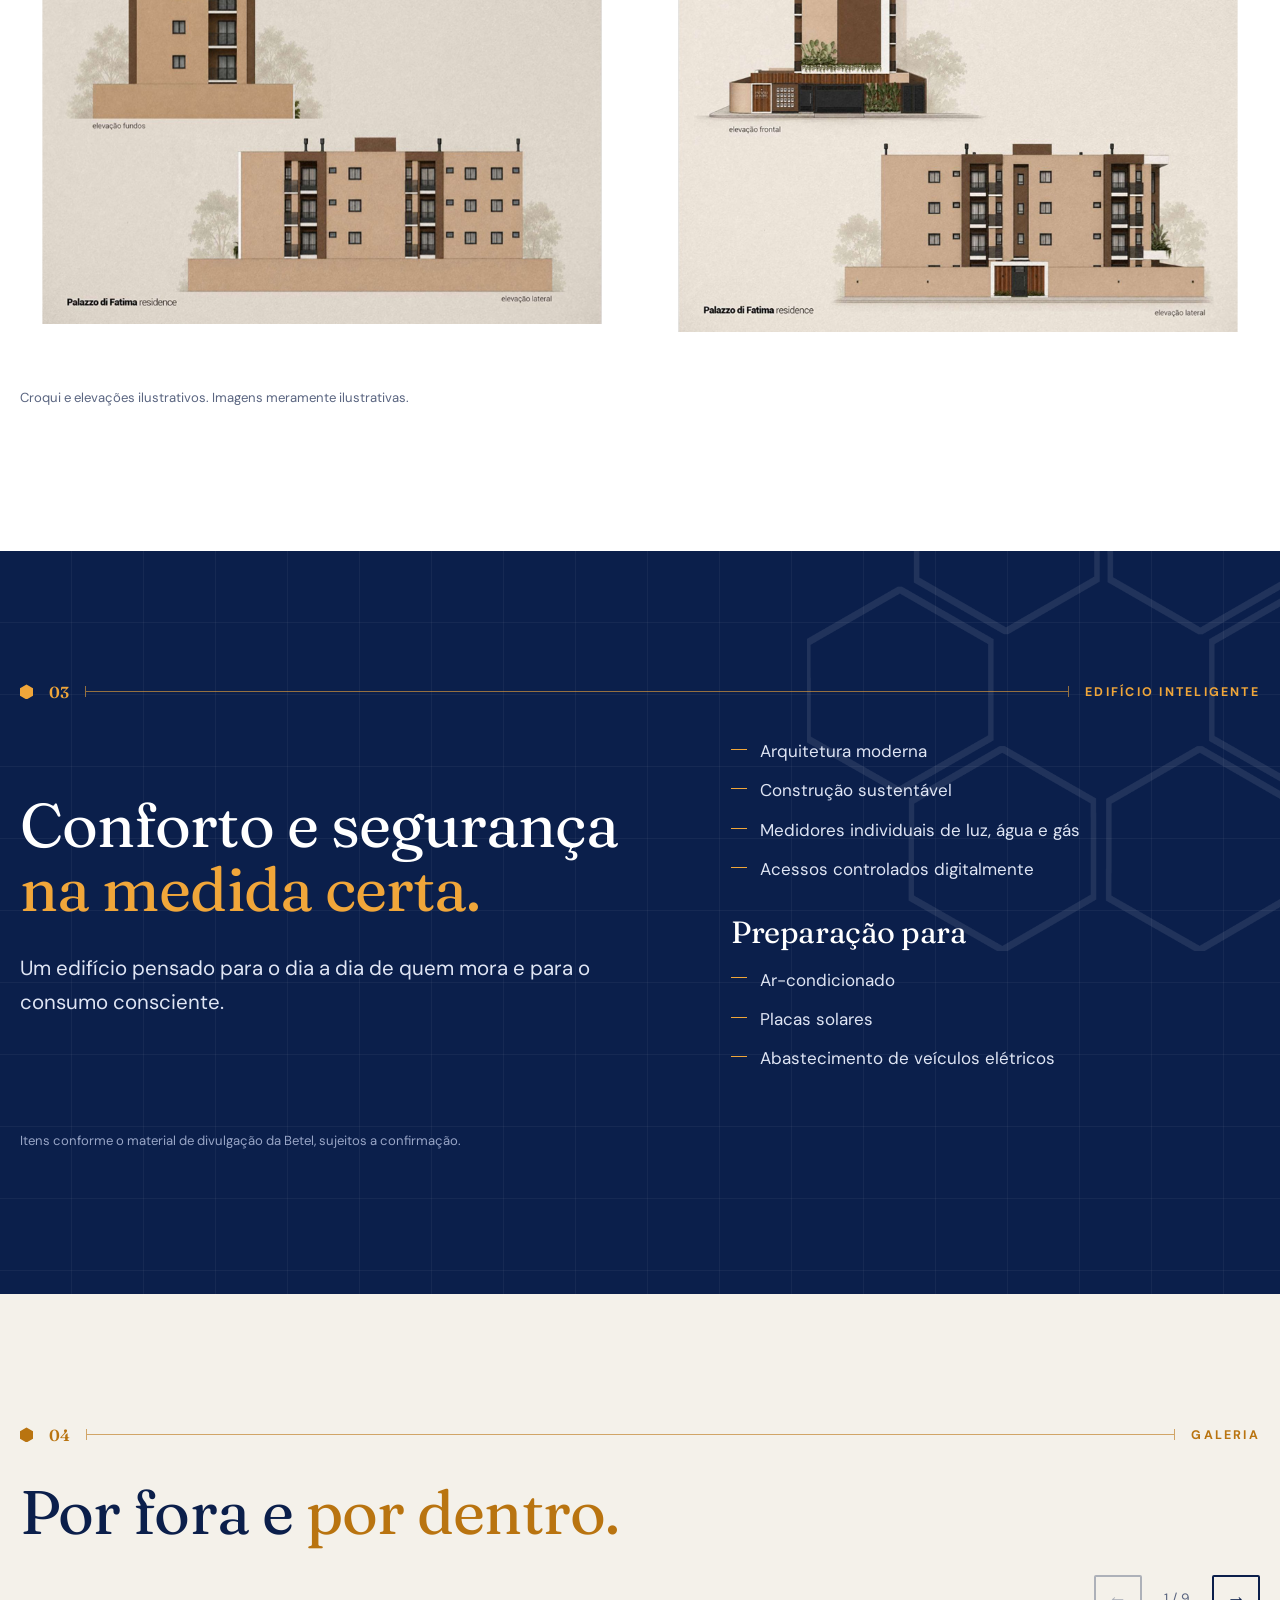
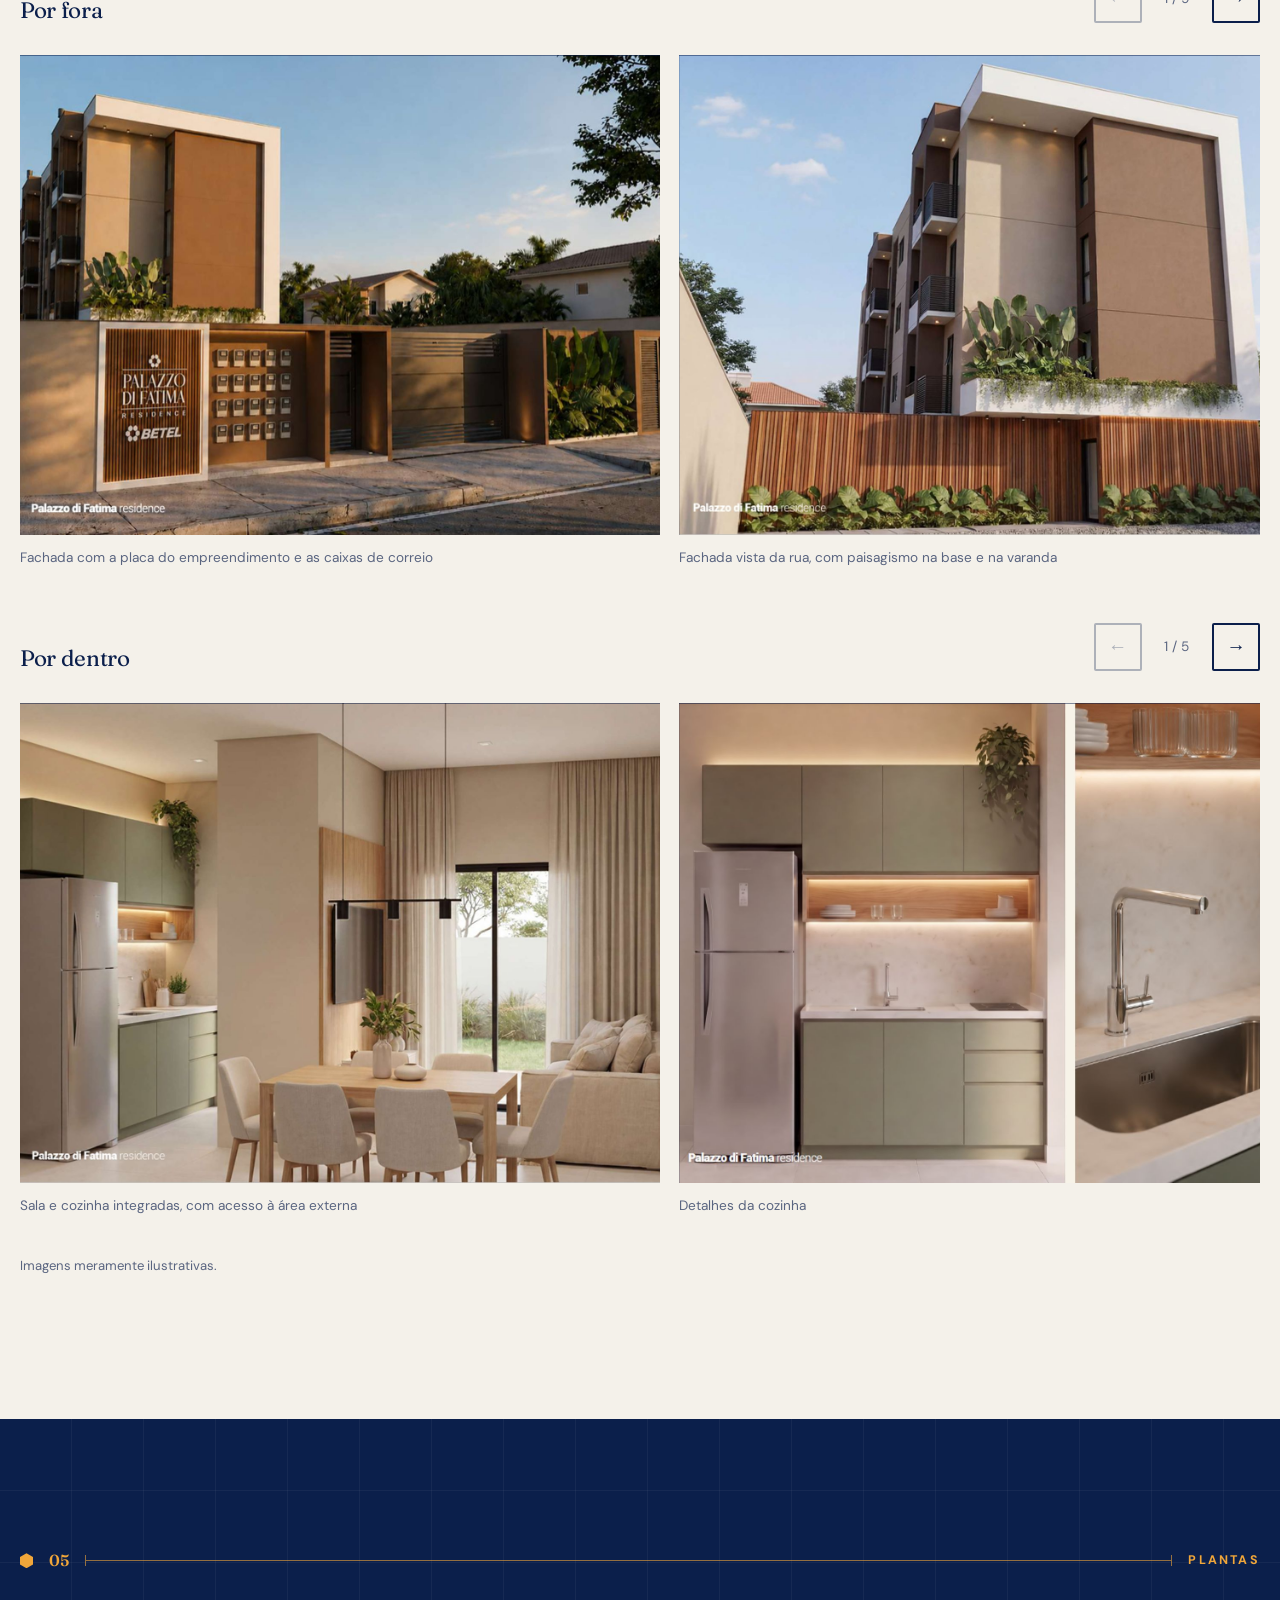
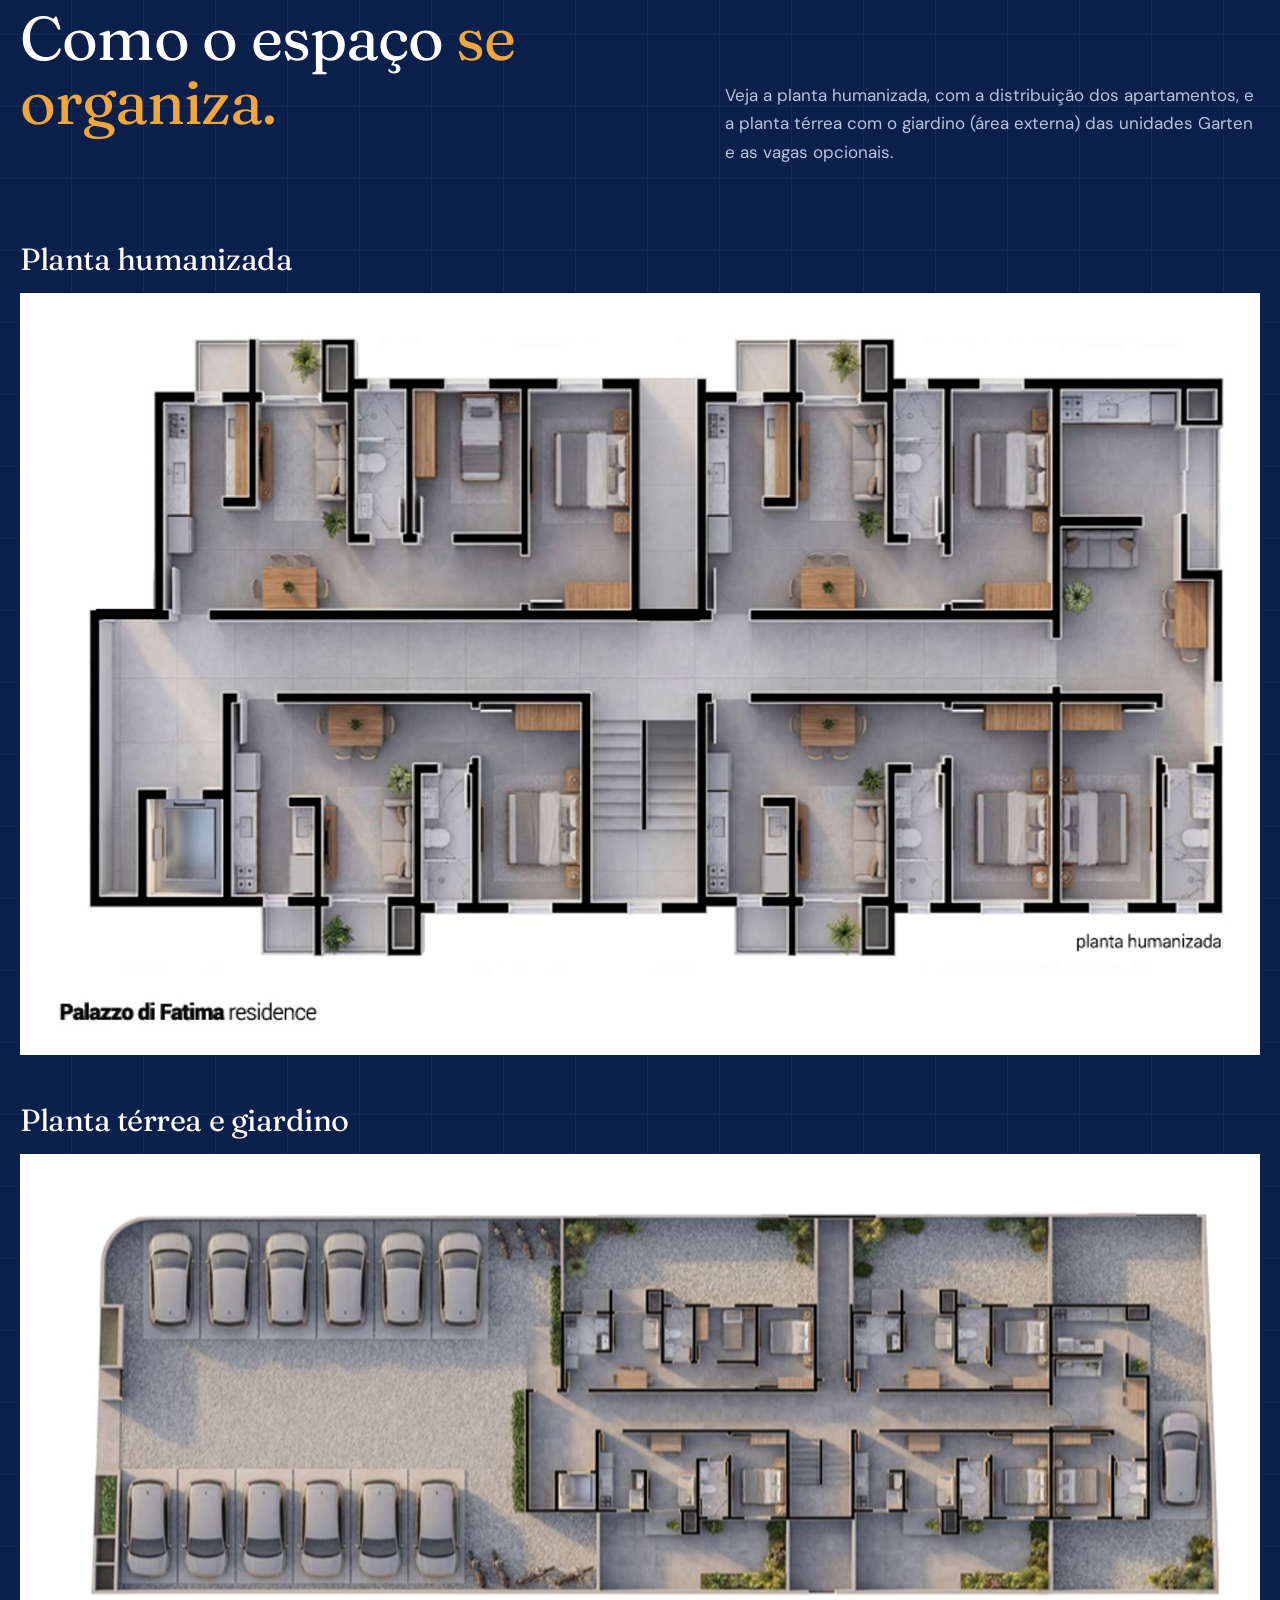
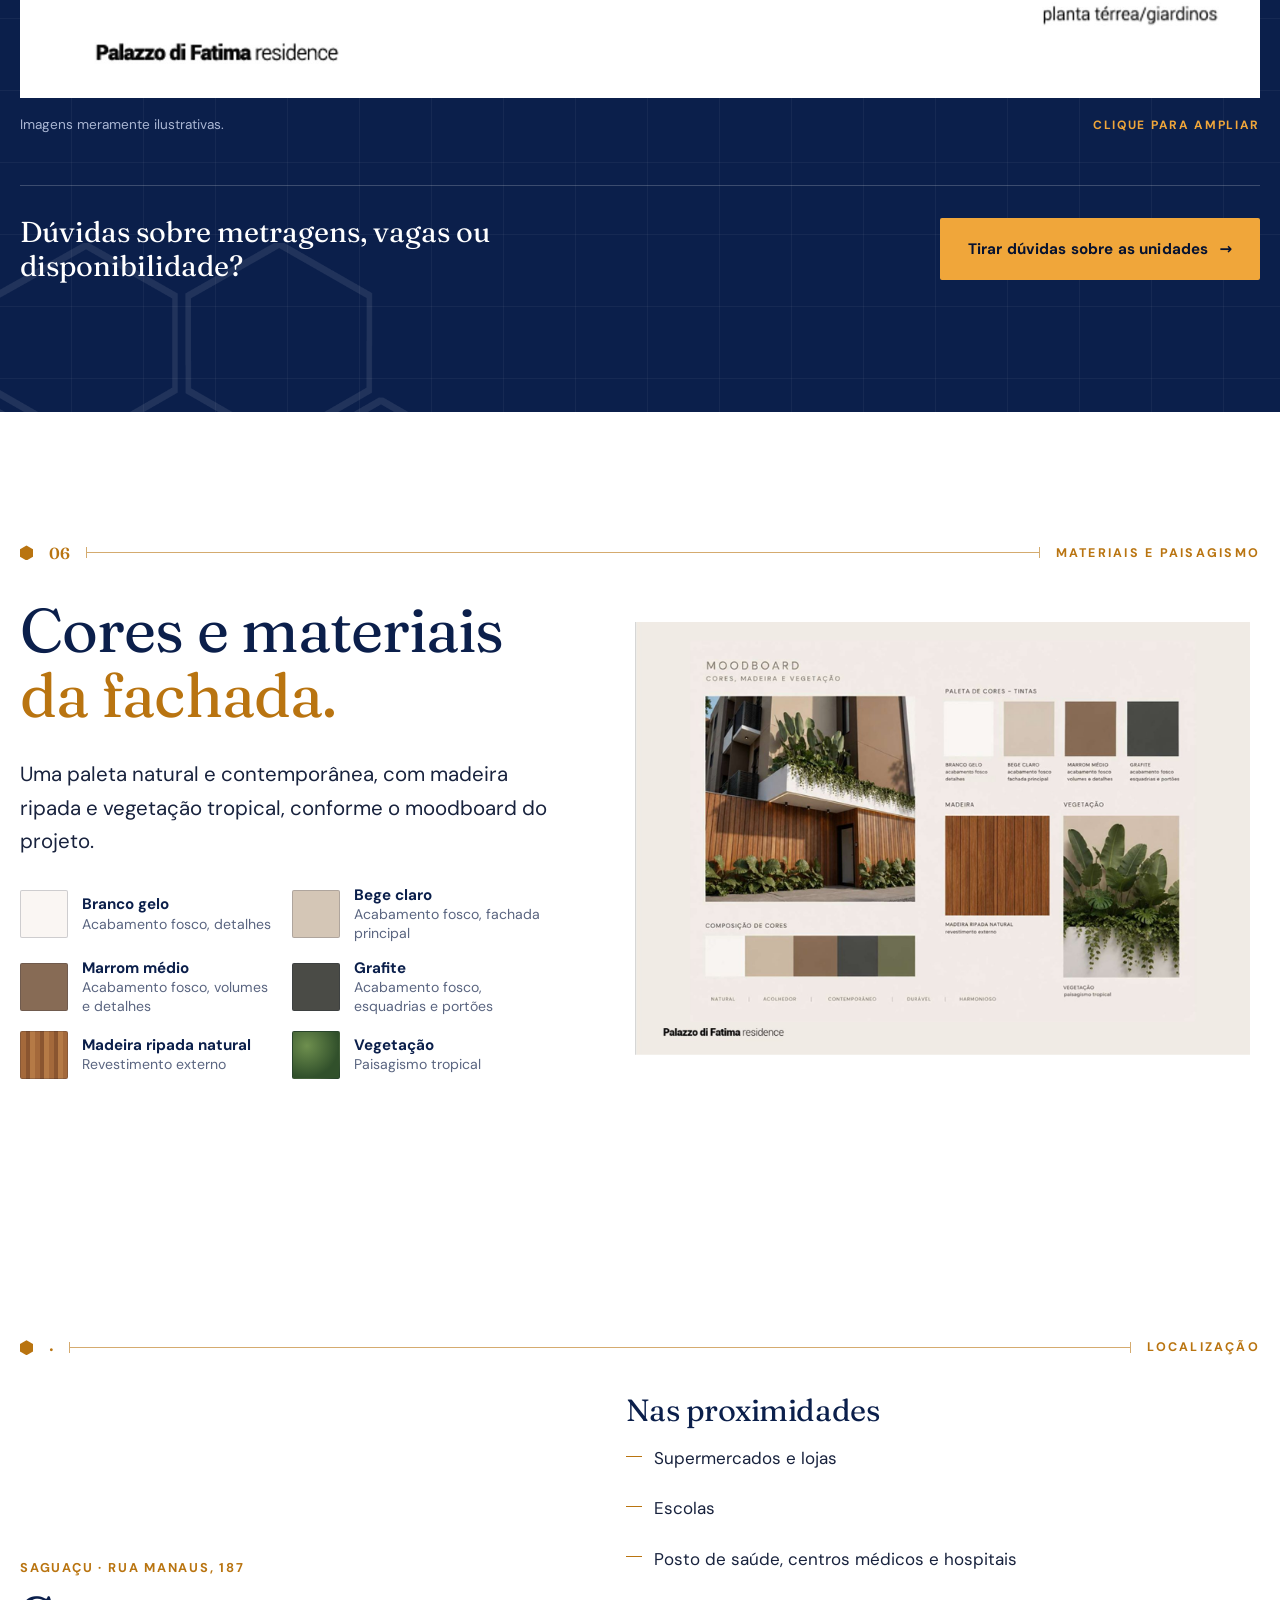
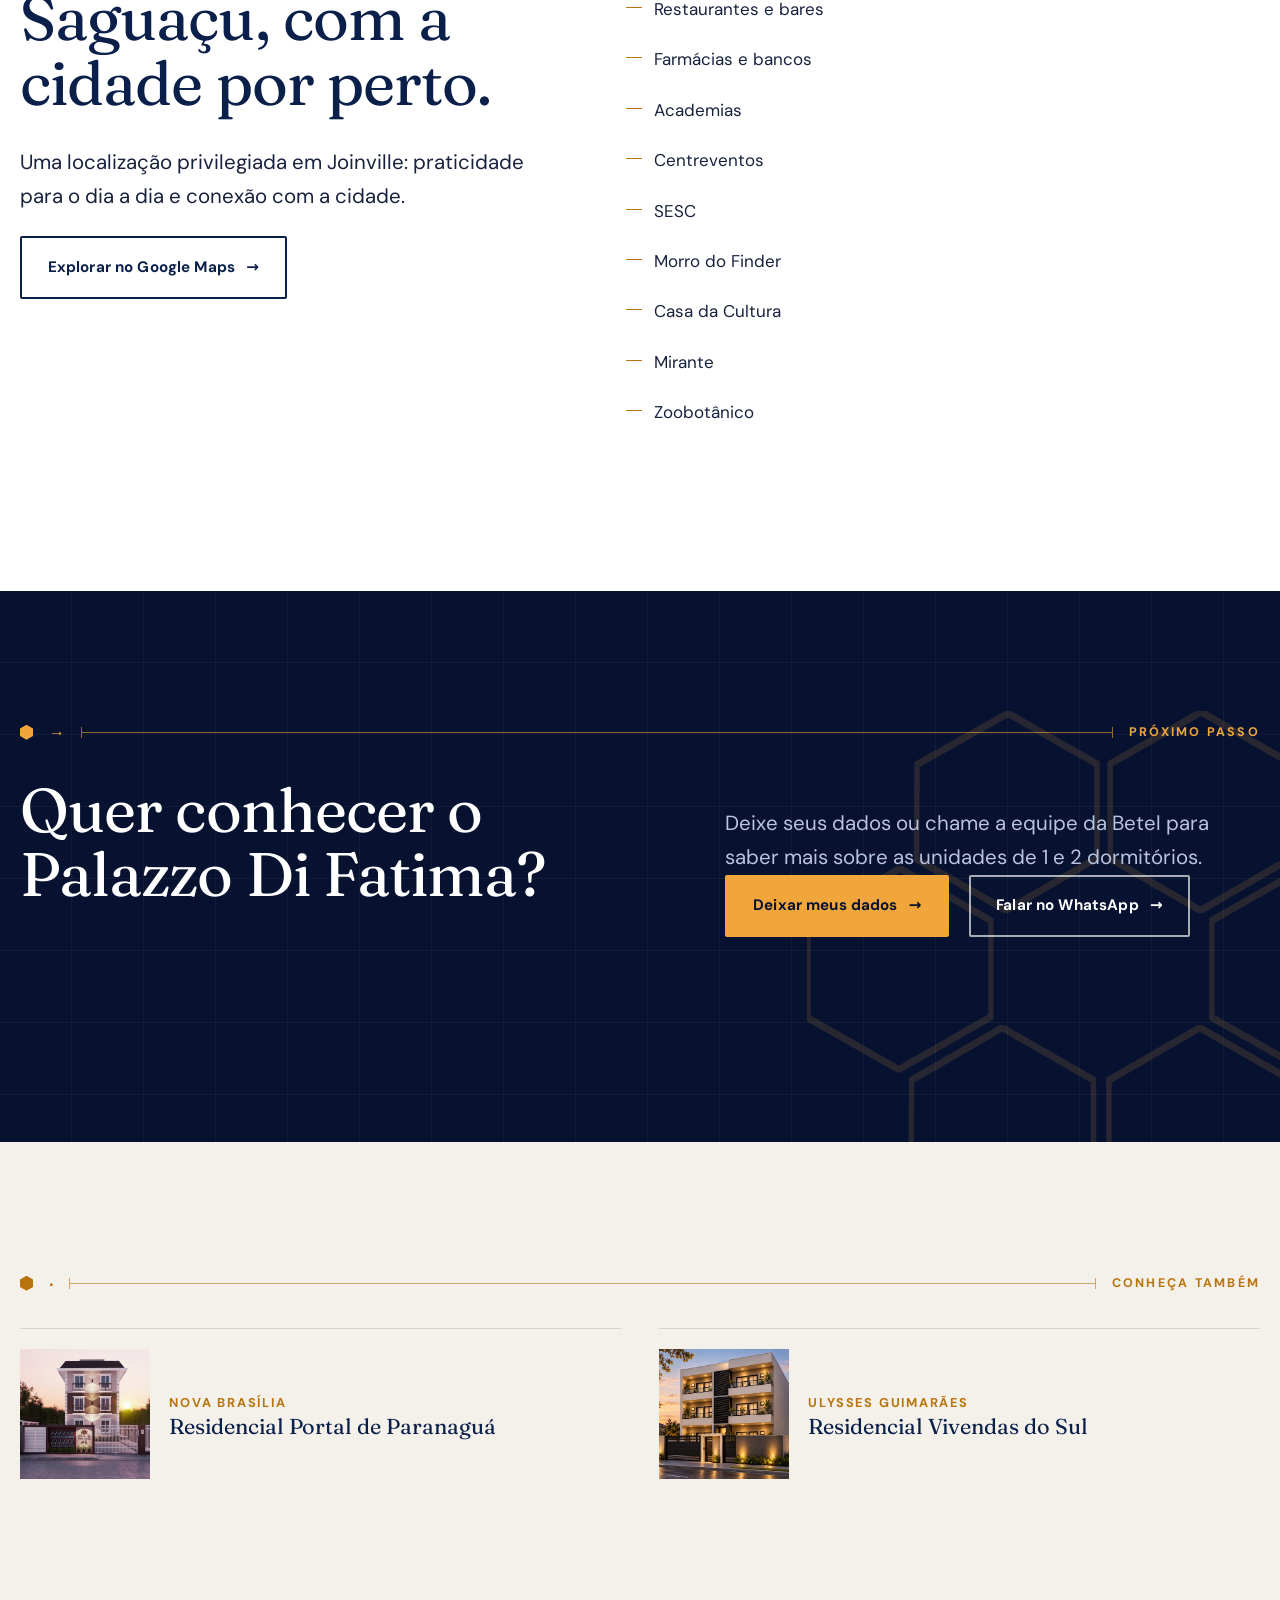
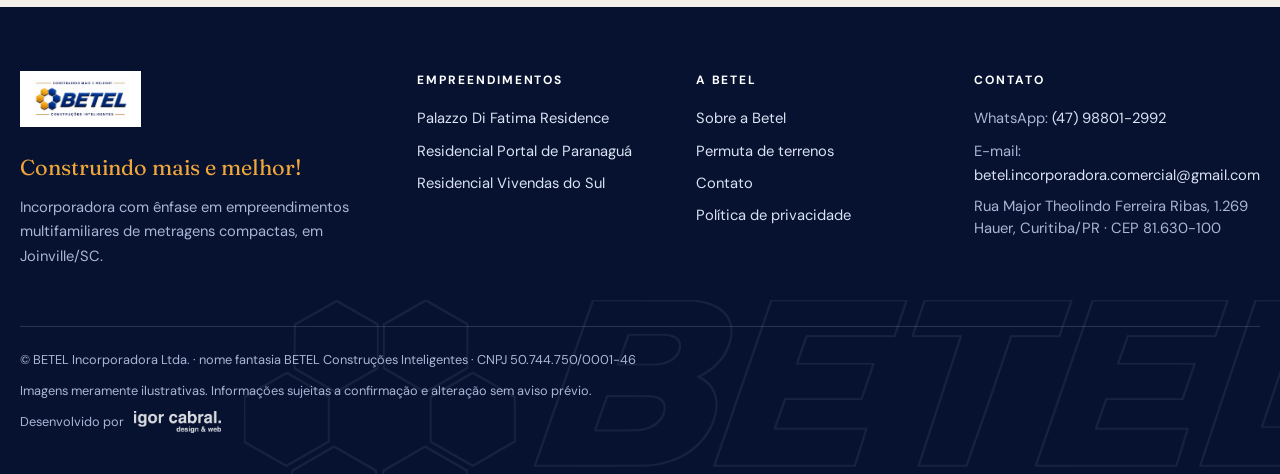
<file: palazzo-di-fatima.html>
<!doctype html>
<html lang="pt-BR">
<head>
<meta charset="utf-8">
<meta name="viewport" content="width=device-width,initial-scale=1">
<title>Palazzo Di Fatima Residence — 20 apartamentos de 1 e 2 dormitórios no Saguaçu, Joinville | Betel</title>
<meta name="description" content="Palazzo Di Fatima Residence, Rua Manaus, 187, Saguaçu (Joinville): 20 apartamentos de 1 e 2 dormitórios, unidades Garten, edifício inteligente. Veja plantas, galeria e localização.">
<meta property="og:title" content="Palazzo Di Fatima Residence — 20 apartamentos de 1 e 2 dormitórios no Saguaçu, Joinville | Betel">
<meta property="og:description" content="Palazzo Di Fatima Residence, Rua Manaus, 187, Saguaçu (Joinville): 20 apartamentos de 1 e 2 dormitórios, unidades Garten, edifício inteligente. Veja plantas, galeria e localização.">
<meta property="og:type" content="website">
<meta property="og:site_name" content="BETEL Construções Inteligentes">
<meta property="og:locale" content="pt_BR">
<meta property="og:image" content="img/palazzo-fachada.jpg">
<meta name="theme-color" content="#0b1f4b">
<link rel="icon" type="image/png" href="img/favicon.png">
<link rel="apple-touch-icon" href="img/apple-touch-icon.png">
<script>try{var t=+sessionStorage.getItem("betel-nav");if(t&&Date.now()-t<4000)document.documentElement.classList.add("nav-in");sessionStorage.removeItem("betel-nav")}catch(e){}</script>
<link rel="stylesheet" href="css/style.css">
</head>
<body>
<div class="curtain" aria-hidden="true"><img src="img/betel-marca-branca.png" alt="" width="1400" height="305"><i></i></div>
<a class="skip" href="#conteudo">Ir para o conteúdo</a>
<header class="site-header">
  <div class="wrap">
    <a class="logo" href="index.html" aria-label="Betel Incorporadora — página inicial"><img src="img/betel-logo.png" alt="Betel — Construindo mais e melhor! Construções inteligentes" width="96" height="40"></a>
    <button class="menu-toggle" aria-expanded="false" aria-controls="nav">Menu</button>
    <nav class="nav" id="nav" aria-label="Principal">
      <a href="index.html#empreendimentos">Empreendimentos</a>
      <a href="index.html#sobre">Sobre a Betel</a>
      <a href="index.html#permuta">Permuta</a>
      <a href="index.html#contato">Contato</a>
      <a class="btn btn-gold btn-sm" data-wa="Olá! Acessei o site da Betel e gostaria de receber mais informações." href="#">Falar no WhatsApp</a>
    </nav>
  </div>
  <div class="progress" aria-hidden="true"></div>
</header>
<main id="conteudo">
<section class="p-hero" aria-labelledby="h1">
  <div class="hero-media" style="--pos:center 78%"><img src="img/palazzo-fachada.jpg" alt="Fachada ilustrativa do Palazzo Di Fatima Residence, com a placa do empreendimento, caixas de correio e portões" width="1592" height="1125" fetchpriority="high" decoding="async" style=view-transition-name:img-palazzo></div>
  <img class="hero-hex" src="img/colmeia-dourada.png" alt="" aria-hidden="true" width="900" height="794" decoding="async" fetchpriority="low">
  <div class="wrap">
    <div class="p-hero-grid">
    <div>
    <p class="crumb"><a href="index.html">Início</a> / <a href="index.html#empreendimentos">Empreendimentos</a> / Palazzo Di Fatima Residence</p>
    <p class="dim"><span class="n">01</span><span class="ln"></span><span>Pré-lançamento · Saguaçu</span></p>
    <h1 id="h1">Palazzo Di Fatima Residence</h1>
    <p class="addr">Rua Manaus, 187 · Saguaçu, Joinville/SC</p>
    <p class="lead" style="color:#e6ebf7;max-width:52ch">Apartamentos de 1 e 2 dormitórios com fachada moderna, paisagismo integrado e entradas separadas para pedestres e veículos. O endereço ideal para construir seu próximo capítulo.</p>
    <div class="actions"><a class="btn btn-gold" data-wa="Olá! Acessei o site da Betel e gostaria de receber mais informações sobre o Palazzo Di Fatima Residence." href="#">Consultar informações</a><a class="tlink" style="color:#fff" href="#localizacao">Ver localização</a></div>
    </div>
    
    </div>
    <dl class="p-strip"><div><dt>Bairro</dt><dd>Saguaçu</dd></div><div><dt>Dormitórios</dt><dd>1 e 2</dd></div><div><dt>Apartamentos</dt><dd>20 em 4 pavimentos</dd></div><div><dt>Unidades térreas</dt><dd>Garten</dd></div></dl>
  </div>
</section><div class="subnav"><div class="wrap"><a href="#visao">Visão geral</a><a href="#projeto">O projeto</a><a href="#galeria">Galeria</a><a href="#plantas">Plantas</a><a href="#materiais">Materiais</a><a href="#localizacao">Localização</a><a class="go" href="index.html?empreendimento=palazzo-di-fatima#contato">Tenho interesse →</a></div></div>
<section class="sec light" id="visao">
  <div class="wrap">
    <p class="dim rv "><span class="n">01</span><span class="ln"></span><span>Visão geral</span></p>
    <div class="split">
      <div>
        <h2>Dois tamanhos, o mesmo <em>cuidado com cada metro.</em></h2>
        <p class="lead">São 20 apartamentos em um edifício de 4 pavimentos, com 5 por pavimento: 16 de 1 dormitório e 4 de 2 dormitórios.</p>
        <ul class="ticks" data-stagger><li>Ambientes internos integrados</li><li>Sacada com churrasqueira</li><li>Unidades térreas Garten, com área externa privativa: espaço extra para quem tem crianças e/ou pets</li><li>Acabamentos de ótimo padrão</li><li>Vagas de garagem opcionais</li></ul>
      </div>
      <div>
        <div class="compare rv" tabindex="0" role="region" aria-label="Quadro de unidades do Palazzo Di Fatima">
          <table style="min-width:0">
            <thead><tr><th scope="col">Final</th><th scope="col">Tipologia</th><th scope="col">Área</th></tr></thead>
            <tbody>
              <tr><th scope="row" style="position:static">01</th><td>2 dormitórios</td><td>43,85 m²</td></tr>
              <tr><th scope="row" style="position:static">02</th><td>1 dormitório</td><td>33,65 m²</td></tr>
              <tr><th scope="row" style="position:static">03</th><td>1 dormitório</td><td>33,34 m²</td></tr>
              <tr><th scope="row" style="position:static">04</th><td>1 dormitório</td><td>33,34 m²</td></tr>
              <tr><th scope="row" style="position:static">05</th><td>1 dormitório</td><td>37,38 m²</td></tr>
            </tbody>
          </table>
        </div>
        <p class="fine">Cada final se repete nos 4 pavimentos. Áreas conforme o quadro de áreas do projeto arquitetônico, sujeitas a confirmação.</p>
        <img class="brand-stamp" src="img/palazzo-selo.jpg" alt="Selo do Palazzo Di Fatima Residence, by Betel" width="150" height="150" loading="lazy" decoding="async">
      </div>
    </div>
    <div class="bignums" data-stagger>
      <div><b>20</b><span>apartamentos</span></div>
      <div><b>16</b><span>de 1 dormitório, de 33,34 a 37,38 m²</span></div>
      <div><b>4</b><span>de 2 dormitórios, de 43,85 m²</span></div>
      <div><b>5</b><span>apartamentos por pavimento</span></div>
    </div>
  </div>
</section>
<section class="sec white" id="projeto">
  <div class="wrap">
    <p class="dim rv "><span class="n">02</span><span class="ln"></span><span>O projeto</span></p>
    <div class="sec-head"><h2>Do traço <em>à fachada.</em></h2><p>O croqui e as elevações mostram a proposta do edifício: volumes em tons de bege e marrom, madeira ripada na base e vegetação integrada à fachada.</p></div>
    <div class="plan imr" style="padding:.6rem"><img src="img/palazzo-croqui.jpg" alt="Croqui do Palazzo Di Fatima Residence, com detalhes de fachada, varandas e paisagismo" width="1800" height="1012" loading="lazy" decoding="async" data-lb></div>
    <div class="elev">
      <div class="plan imr"><img src="img/palazzo-elevacao-1.jpg" alt="Elevações dos fundos e lateral do Palazzo Di Fatima Residence" width="1625" height="1125" loading="lazy" decoding="async" data-lb></div>
      <div class="plan imr"><img src="img/palazzo-elevacao-2.jpg" alt="Elevações frontal e lateral do Palazzo Di Fatima Residence, com o muro e o portão" width="1591" height="1125" loading="lazy" decoding="async" data-lb></div>
    </div>
    <p class="fine">Croqui e elevações ilustrativos. Imagens meramente ilustrativas.</p>
  </div>
</section>
<section class="sec dark colmeia-bg colmeia-tr" id="inteligente">
  <div class="wrap">
    <p class="dim rv "><span class="n">03</span><span class="ln"></span><span>Edifício inteligente</span></p>
    <div class="split">
      <div>
        <h2>Conforto e segurança <em>na medida certa.</em></h2>
        <p class="lead">Um edifício pensado para o dia a dia de quem mora e para o consumo consciente.</p>
      </div>
      <div>
        <ul class="ticks" data-stagger><li>Arquitetura moderna</li><li>Construção sustentável</li><li>Medidores individuais de luz, água e gás</li><li>Acessos controlados digitalmente</li></ul>
        <h3 style="margin-top:2rem">Preparação para</h3>
        <ul class="ticks" data-stagger><li>Ar-condicionado</li><li>Placas solares</li><li>Abastecimento de veículos elétricos</li></ul>
      </div>
    </div>
    <p class="fine">Itens conforme o material de divulgação da Betel, sujeitos a confirmação.</p>
  </div>
</section>
<section class="sec light" id="galeria">
  <div class="wrap">
    <p class="dim rv "><span class="n">04</span><span class="ln"></span><span>Galeria</span></p>
    <h2>Por fora e <em>por dentro.</em></h2>
    <div class="carousel-wrap">
  <div class="car-head"><h3 style="margin:0">Por fora</h3>
    <div class="car-ctl"><button class="prev" aria-label="Imagem anterior: Por fora">←</button><span class="cnt" aria-live="polite">1 / 9</span><button class="next" aria-label="Próxima imagem: Por fora">→</button></div></div>
  <div class="carousel" tabindex="0" aria-label="Galeria: Por fora"><figure><div class="fimg imr"><img src="img/palazzo-fachada.jpg" alt="Fachada com a placa do empreendimento e as caixas de correio" width="1592" height="1125" loading="lazy" decoding="async" data-lb></div><figcaption>Fachada com a placa do empreendimento e as caixas de correio</figcaption></figure><figure><div class="fimg imr"><img src="img/palazzo-hero.jpg" alt="Fachada vista da rua, com paisagismo na base e na varanda" width="1581" height="1125" loading="lazy" decoding="async" data-lb></div><figcaption>Fachada vista da rua, com paisagismo na base e na varanda</figcaption></figure><figure><div class="fimg imr"><img src="img/palazzo-aerea.jpg" alt="Vista aérea com a área de estacionamento" width="1800" height="1012" loading="lazy" decoding="async" data-lb></div><figcaption>Vista aérea com a área de estacionamento</figcaption></figure><figure><div class="fimg imr"><img src="img/palazzo-entrada-betel.jpg" alt="Entrada com painel de madeira ripada e iluminação embutida" width="1800" height="1012" loading="lazy" decoding="async" data-lb></div><figcaption>Entrada com painel de madeira ripada e iluminação embutida</figcaption></figure><figure><div class="fimg imr"><img src="img/palazzo-placa.jpg" alt="Placa do empreendimento e detalhes em madeira e vegetação" width="1800" height="1012" loading="lazy" decoding="async" data-lb></div><figcaption>Placa do empreendimento e detalhes em madeira e vegetação</figcaption></figure><figure><div class="fimg imr"><img src="img/palazzo-entrada-1.jpg" alt="Detalhe da entrada do edifício" width="1600" height="1125" loading="lazy" decoding="async" data-lb></div><figcaption>Detalhe da entrada do edifício</figcaption></figure><figure><div class="fimg imr"><img src="img/palazzo-entrada-2.jpg" alt="Entrada com madeira ripada e vegetação" width="1600" height="1125" loading="lazy" decoding="async" data-lb></div><figcaption>Entrada com madeira ripada e vegetação</figcaption></figure><figure><div class="fimg imr"><img src="img/palazzo-detalhe-fachada.jpg" alt="Detalhe da fachada e das esquadrias" width="1592" height="1125" loading="lazy" decoding="async" data-lb></div><figcaption>Detalhe da fachada e das esquadrias</figcaption></figure><figure><div class="fimg imr"><img src="img/palazzo-detalhe-varanda.jpg" alt="Detalhe de esquadrias e área externa" width="1592" height="1125" loading="lazy" decoding="async" data-lb></div><figcaption>Detalhe de esquadrias e área externa</figcaption></figure></div>
</div>
    <div style="height:3rem"></div>
    <div class="carousel-wrap">
  <div class="car-head"><h3 style="margin:0">Por dentro</h3>
    <div class="car-ctl"><button class="prev" aria-label="Imagem anterior: Por dentro">←</button><span class="cnt" aria-live="polite">1 / 5</span><button class="next" aria-label="Próxima imagem: Por dentro">→</button></div></div>
  <div class="carousel" tabindex="0" aria-label="Galeria: Por dentro"><figure><div class="fimg imr"><img src="img/palazzo-sala-cozinha.jpg" alt="Sala e cozinha integradas, com acesso à área externa" width="1581" height="1125" loading="lazy" decoding="async" data-lb></div><figcaption>Sala e cozinha integradas, com acesso à área externa</figcaption></figure><figure><div class="fimg imr"><img src="img/palazzo-cozinha-detalhe.jpg" alt="Detalhes da cozinha" width="1605" height="1128" loading="lazy" decoding="async" data-lb></div><figcaption>Detalhes da cozinha</figcaption></figure><figure><div class="fimg imr"><img src="img/palazzo-quarto-solteiro.jpg" alt="Dormitório com cortina e painel de madeira" width="1587" height="1128" loading="lazy" decoding="async" data-lb></div><figcaption>Dormitório com cortina e painel de madeira</figcaption></figure><figure><div class="fimg imr"><img src="img/palazzo-quarto-casal.jpg" alt="Dormitório com armário embutido e painel de TV" width="1598" height="1130" loading="lazy" decoding="async" data-lb></div><figcaption>Dormitório com armário embutido e painel de TV</figcaption></figure><figure><div class="fimg imr"><img src="img/palazzo-garten.jpg" alt="Unidade Garten com área externa privativa" width="580" height="435" loading="lazy" decoding="async" data-lb></div><figcaption>Unidade Garten com área externa privativa</figcaption></figure></div>
</div>
    <p class="fine">Imagens meramente ilustrativas.</p>
  </div>
</section>
<section class="sec dark colmeia-bg colmeia-bl" id="plantas">
  <div class="wrap">
    <p class="dim rv "><span class="n">05</span><span class="ln"></span><span>Plantas</span></p>
    <div class="sec-head"><h2>Como o espaço <em>se organiza.</em></h2><p>Veja a planta humanizada, com a distribuição dos apartamentos, e a planta térrea com o giardino (área externa) das unidades Garten e as vagas opcionais.</p></div>
    <h3>Planta humanizada</h3>
    <div class="plan imr"><img src="img/palazzo-planta-humanizada.jpg" alt="Planta humanizada do Palazzo Di Fatima Residence, com os cinco apartamentos do pavimento" width="1874" height="1125" loading="lazy" decoding="async" data-lb></div>
    <h3 style="margin-top:3rem">Planta térrea e giardino</h3>
    <div class="plan imr"><img src="img/palazzo-planta-terrea.jpg" alt="Planta térrea do Palazzo Di Fatima Residence, com vagas opcionais de garagem e giardino das unidades Garten" width="2000" height="836" loading="lazy" decoding="async" data-lb></div>
    <div class="plan-note" style="color:#aab6d3"><span>Imagens meramente ilustrativas.</span><span class="zoom-hint" style="color:var(--gold)">Clique para ampliar</span></div>
    <div class="inline-cta"><p>Dúvidas sobre metragens, vagas ou disponibilidade?</p><a class="btn btn-gold" data-wa="Olá! Acessei o site da Betel e gostaria de tirar dúvidas sobre as unidades e as vagas do Palazzo Di Fatima Residence." href="#">Tirar dúvidas sobre as unidades</a></div>
  </div>
</section>
<section class="sec white" id="materiais">
  <div class="wrap">
    <p class="dim rv "><span class="n">06</span><span class="ln"></span><span>Materiais e paisagismo</span></p>
    <div class="split rev">
      <div>
        <h2>Cores e materiais <em>da fachada.</em></h2>
        <p class="lead">Uma paleta natural e contemporânea, com madeira ripada e vegetação tropical, conforme o moodboard do projeto.</p>
        <ul class="swatches" data-stagger>
          <li><i style="background:#faf6f3"></i><span><b>Branco gelo</b>Acabamento fosco, detalhes</span></li>
          <li><i style="background:#d4c6b6"></i><span><b>Bege claro</b>Acabamento fosco, fachada principal</span></li>
          <li><i style="background:#876b55"></i><span><b>Marrom médio</b>Acabamento fosco, volumes e detalhes</span></li>
          <li><i style="background:#4a4b46"></i><span><b>Grafite</b>Acabamento fosco, esquadrias e portões</span></li>
          <li><i class="wood"></i><span><b>Madeira ripada natural</b>Revestimento externo</span></li>
          <li><i class="leaf"></i><span><b>Vegetação</b>Paisagismo tropical</span></li>
        </ul>
      </div>
      <div class="plan imr" style="padding:.6rem"><img src="img/palazzo-moodboard.jpg" alt="Moodboard do Palazzo Di Fatima Residence: paleta de cores, madeira ripada e vegetação tropical" width="1600" height="1125" loading="lazy" decoding="async" data-lb></div>
    </div>
  </div>
</section>
<section class="sec white" id="localizacao">
  <div class="wrap">
    <p class="dim rv "><span class="n">·</span><span class="ln"></span><span>Localização</span></p>
    <div class="split rev">
      <div>
        <p class="where">Saguaçu · Rua Manaus, 187</p>
        <h2>Saguaçu, com a cidade por perto.</h2>
        <p class="lead">Uma localização privilegiada em Joinville: praticidade para o dia a dia e conexão com a cidade.</p>
        <div class="actions"><a class="btn btn-line" target="_blank" rel="noopener" href="https://www.google.com/maps/search/?api=1&query=Rua%20Manaus%2C%20187%2C%20Sagua%C3%A7u%2C%20Joinville%2C%20SC">Explorar no Google Maps</a></div>
      </div>
      <div><h3>Nas proximidades</h3><ul class="ticks cols2 stagger-ul"><li>Supermercados e lojas</li><li>Escolas</li><li>Posto de saúde, centros médicos e hospitais</li><li>Restaurantes e bares</li><li>Farmácias e bancos</li><li>Academias</li><li>Centreventos</li><li>SESC</li><li>Morro do Finder</li><li>Casa da Cultura</li><li>Mirante</li><li>Zoobotânico</li></ul></div>
    </div>
  </div>
</section><section class="sec deep colmeia-bg colmeia-br" id="contato-projeto" aria-labelledby="fc">
  <div class="wrap">
    <p class="dim rv "><span class="n">→</span><span class="ln"></span><span>Próximo passo</span></p>
    <div class="sec-head">
      <h2 id="fc">Quer conhecer o Palazzo Di Fatima?</h2>
      <div><p class="lead">Deixe seus dados ou chame a equipe da Betel para saber mais sobre as unidades de 1 e 2 dormitórios.</p>
      <div class="actions"><a class="btn btn-gold" href="index.html?empreendimento=palazzo-di-fatima#contato">Deixar meus dados</a><a class="btn btn-ghost" data-wa="Olá! Acessei o site da Betel e gostaria de receber mais informações sobre o Palazzo Di Fatima Residence." href="#">Falar no WhatsApp</a></div></div>
    </div>
  </div>
</section><section class="sec light"><div class="wrap">
  <p class="dim rv "><span class="n">·</span><span class="ln"></span><span>Conheça também</span></p>
  <div class="others" data-stagger><a href="portal-de-paranagua.html"><span class="im"><img src="img/portal-fachada.jpg" alt="Fachada ilustrativa do Residencial Portal de Paranaguá ao entardecer, edifício de três pavimentos" width="1600" height="900" loading="lazy" decoding="async"></span><span><span class="where">Nova Brasília</span><strong>Residencial Portal de Paranaguá</strong></span></a><a href="vivendas-do-sul.html"><span class="im"><img src="img/vivendas-fachada.jpg" alt="Fachada ilustrativa do Residencial Vivendas do Sul, edifício moderno de fachada branca com varandas" width="580" height="435" loading="lazy" decoding="async"></span><span><span class="where">Ulysses Guimarães</span><strong>Residencial Vivendas do Sul</strong></span></a></div>
</div></section></main>
<footer class="site-footer">
  <div class="wrap">
    <div class="cols">
      <div>
        <span class="logo-box"><img src="img/betel-logo.png" alt="Betel Construções Inteligentes" width="96" height="40"></span>
        <p class="tagline">Construindo mais e melhor!</p>
        <p>Incorporadora com ênfase em empreendimentos multifamiliares de metragens compactas, em Joinville/SC.</p>
      </div>
      <div>
        <h4>Empreendimentos</h4>
        <ul>
          <li><a href="palazzo-di-fatima.html">Palazzo Di Fatima Residence</a></li>
          <li><a href="portal-de-paranagua.html">Residencial Portal de Paranaguá</a></li>
          <li><a href="vivendas-do-sul.html">Residencial Vivendas do Sul</a></li>
        </ul>
      </div>
      <div>
        <h4>A Betel</h4>
        <ul>
          <li><a href="index.html#sobre">Sobre a Betel</a></li>
          <li><a href="index.html#permuta">Permuta de terrenos</a></li>
          <li><a href="index.html#contato">Contato</a></li>
          <li><a href="politica-de-privacidade.html">Política de privacidade</a></li>
        </ul>
      </div>
      <div>
        <h4>Contato</h4>
        <ul>
          <li>WhatsApp: <a data-wa="Olá! Acessei o site da Betel e gostaria de receber mais informações." href="#"><span data-wa-label>(47) 98801-2992</span></a></li>
          <li>E-mail: <a href="mailto:betel.incorporadora.comercial@gmail.com">betel.incorporadora.comercial@gmail.com</a></li>
          <li><address>Rua Major Theolindo Ferreira Ribas, 1.269<br>Hauer, Curitiba/PR · CEP 81.630-100</address></li>
        </ul>
      </div>
    </div>
    <div class="legal">
      <p>© BETEL Incorporadora Ltda. · nome fantasia BETEL Construções Inteligentes · CNPJ 50.744.750/0001-46</p>
      <p>Imagens meramente ilustrativas. Informações sujeitas a confirmação e alteração sem aviso prévio.</p>
      <p class="credit">Desenvolvido por <a href="https://igorcabral.dev.br" target="_blank" rel="noopener" aria-label="Igor Cabral, desenvolvedor do site (abre em nova aba)"><img src="img/igor-cabral-logo-white.png" alt="Igor Cabral" height="22" onerror="this.outerHTML='<span>Igor Cabral</span>'"></a></p>
    </div>
  </div>
</footer>
<div class="mbar" role="region" aria-label="Contato rápido">
  <a data-wa="Olá! Acessei o site da Betel e gostaria de receber mais informações sobre o Palazzo Di Fatima Residence." href="#">WhatsApp</a>
  <a class="gold" href="index.html?empreendimento=palazzo-di-fatima#contato" style="background:var(--gold);color:var(--navy-deep)">Tenho interesse</a>
</div>
<dialog id="lightbox" aria-label="Imagem ampliada">
  <div class="stage"><img alt=""></div>
  <button type="button" class="lb-btn lb-close" aria-label="Fechar">×</button>
  <button type="button" class="lb-btn lb-prev" aria-label="Imagem anterior">‹</button>
  <button type="button" class="lb-btn lb-next" aria-label="Próxima imagem">›</button>
  <p class="lb-cap" aria-live="polite"></p>
</dialog>
<script src="js/config.js"></script>
<script src="js/main.js"></script>
</body>
</html>
</file>
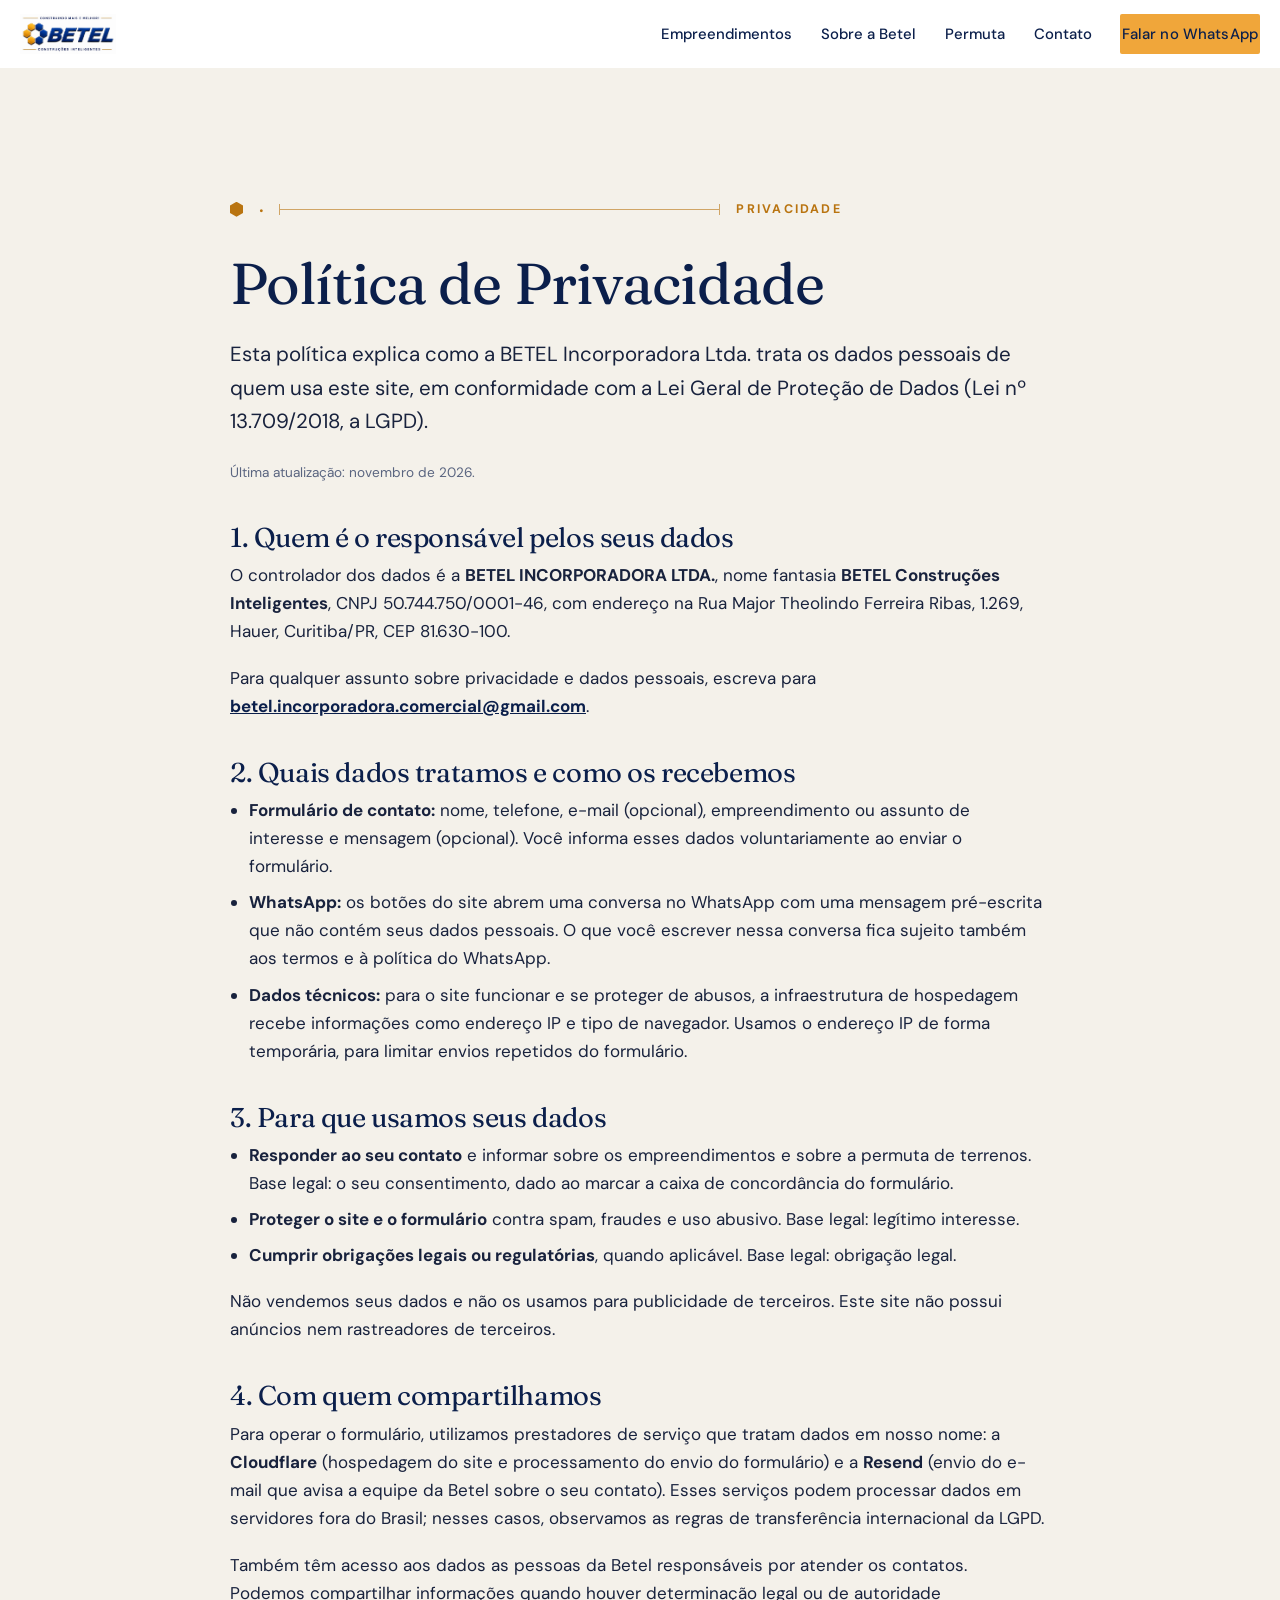
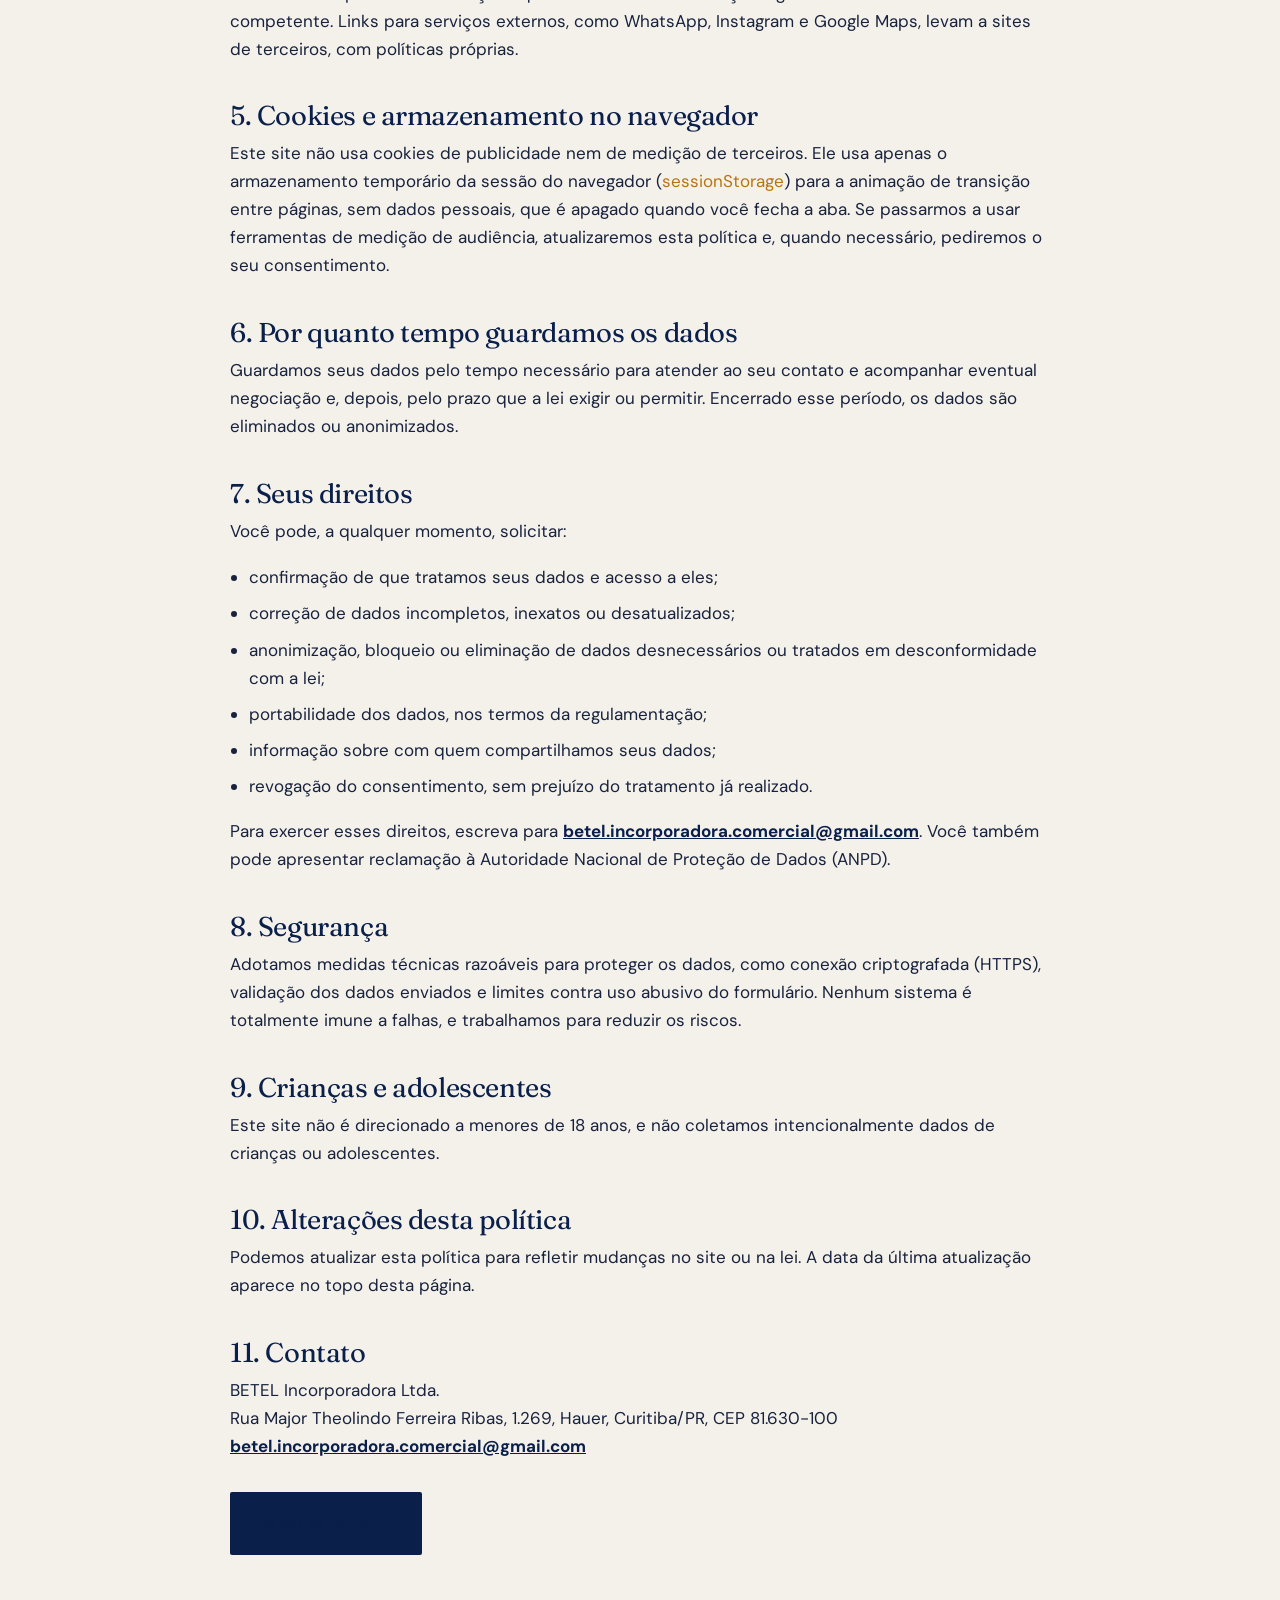
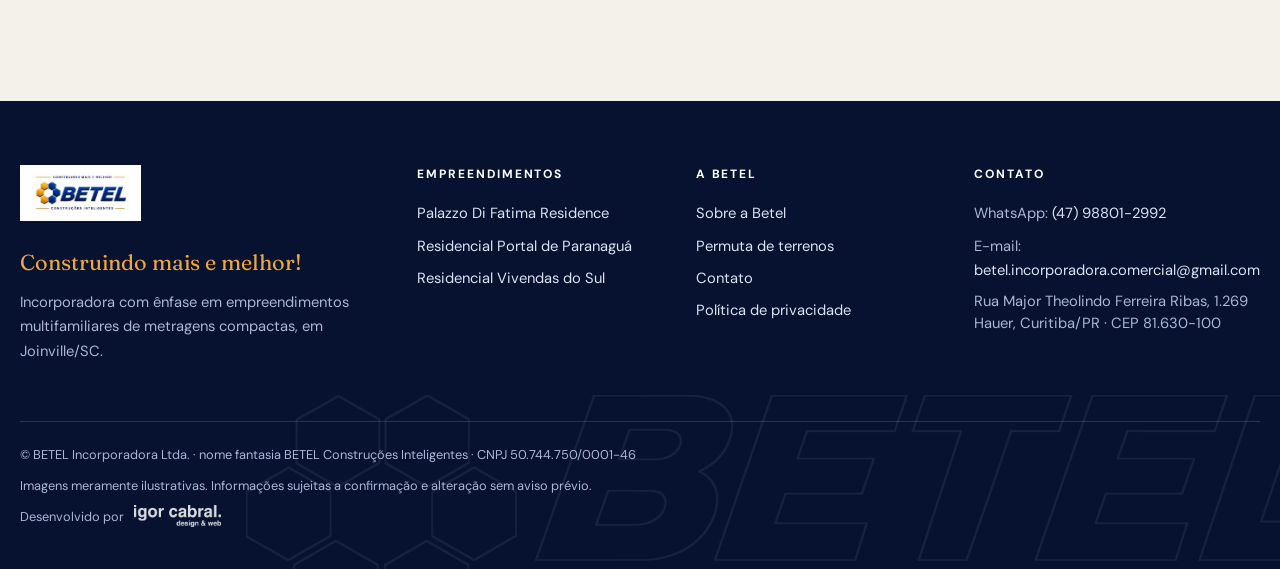
<file: politica-de-privacidade.html>
<!doctype html>
<html lang="pt-BR">
<head>
<meta charset="utf-8">
<meta name="viewport" content="width=device-width,initial-scale=1">
<title>Política de Privacidade — BETEL Construções Inteligentes</title>
<meta name="description" content="Como a BETEL Incorporadora Ltda. trata os dados pessoais de quem usa este site: formulário, WhatsApp, cookies, compartilhamento e direitos do titular (LGPD).">
<meta property="og:title" content="Política de Privacidade — BETEL Construções Inteligentes">
<meta property="og:description" content="Como a BETEL Incorporadora Ltda. trata os dados pessoais de quem usa este site: formulário, WhatsApp, cookies, compartilhamento e direitos do titular (LGPD).">
<meta property="og:type" content="website">
<meta property="og:site_name" content="BETEL Construções Inteligentes">
<meta property="og:locale" content="pt_BR">
<meta property="og:image" content="img/palazzo-hero.jpg">
<meta name="theme-color" content="#0b1f4b">
<link rel="icon" type="image/png" href="img/favicon.png">
<link rel="apple-touch-icon" href="img/apple-touch-icon.png">
<script>try{var t=+sessionStorage.getItem("betel-nav");if(t&&Date.now()-t<4000)document.documentElement.classList.add("nav-in");sessionStorage.removeItem("betel-nav")}catch(e){}</script>
<link rel="stylesheet" href="css/style.css">
</head>
<body>
<div class="curtain" aria-hidden="true"><img src="img/betel-marca-branca.png" alt="" width="1400" height="305"><i></i></div>
<a class="skip" href="#conteudo">Ir para o conteúdo</a>
<header class="site-header">
  <div class="wrap">
    <a class="logo" href="index.html" aria-label="Betel Incorporadora — página inicial"><img src="img/betel-logo.png" alt="Betel — Construindo mais e melhor! Construções inteligentes" width="96" height="40"></a>
    <button class="menu-toggle" aria-expanded="false" aria-controls="nav">Menu</button>
    <nav class="nav" id="nav" aria-label="Principal">
      <a href="index.html#empreendimentos">Empreendimentos</a>
      <a href="index.html#sobre">Sobre a Betel</a>
      <a href="index.html#permuta">Permuta</a>
      <a href="index.html#contato">Contato</a>
      <a class="btn btn-gold btn-sm" data-wa="Olá! Acessei o site da Betel e gostaria de receber mais informações." href="#">Falar no WhatsApp</a>
    </nav>
  </div>
  <div class="progress" aria-hidden="true"></div>
</header>
<main id="conteudo">
<section class="sec light legal-doc">
  <div class="wrap">
    <p class="dim"><span class="n">·</span><span class="ln"></span><span>Privacidade</span></p>
    <h1>Política de Privacidade</h1>
    <p class="lead">Esta política explica como a BETEL Incorporadora Ltda. trata os dados pessoais de quem usa este site, em conformidade com a Lei Geral de Proteção de Dados (Lei nº 13.709/2018, a LGPD).</p>
    <p class="updated">Última atualização: novembro de 2026.</p>

    <h2 class="no-split">1. Quem é o responsável pelos seus dados</h2>
    <p>O controlador dos dados é a <strong>BETEL INCORPORADORA LTDA.</strong>, nome fantasia <strong>BETEL Construções Inteligentes</strong>, CNPJ 50.744.750/0001-46, com endereço na Rua Major Theolindo Ferreira Ribas, 1.269, Hauer, Curitiba/PR, CEP 81.630-100.</p>
    <p>Para qualquer assunto sobre privacidade e dados pessoais, escreva para <a href="mailto:betel.incorporadora.comercial@gmail.com">betel.incorporadora.comercial@gmail.com</a>.</p>

    <h2 class="no-split">2. Quais dados tratamos e como os recebemos</h2>
    <ul>
      <li><strong>Formulário de contato:</strong> nome, telefone, e-mail (opcional), empreendimento ou assunto de interesse e mensagem (opcional). Você informa esses dados voluntariamente ao enviar o formulário.</li>
      <li><strong>WhatsApp:</strong> os botões do site abrem uma conversa no WhatsApp com uma mensagem pré-escrita que não contém seus dados pessoais. O que você escrever nessa conversa fica sujeito também aos termos e à política do WhatsApp.</li>
      <li><strong>Dados técnicos:</strong> para o site funcionar e se proteger de abusos, a infraestrutura de hospedagem recebe informações como endereço IP e tipo de navegador. Usamos o endereço IP de forma temporária, para limitar envios repetidos do formulário.</li>
    </ul>

    <h2 class="no-split">3. Para que usamos seus dados</h2>
    <ul>
      <li><strong>Responder ao seu contato</strong> e informar sobre os empreendimentos e sobre a permuta de terrenos. Base legal: o seu consentimento, dado ao marcar a caixa de concordância do formulário.</li>
      <li><strong>Proteger o site e o formulário</strong> contra spam, fraudes e uso abusivo. Base legal: legítimo interesse.</li>
      <li><strong>Cumprir obrigações legais ou regulatórias</strong>, quando aplicável. Base legal: obrigação legal.</li>
    </ul>
    <p>Não vendemos seus dados e não os usamos para publicidade de terceiros. Este site não possui anúncios nem rastreadores de terceiros.</p>

    <h2 class="no-split">4. Com quem compartilhamos</h2>
    <p>Para operar o formulário, utilizamos prestadores de serviço que tratam dados em nosso nome: a <strong>Cloudflare</strong> (hospedagem do site e processamento do envio do formulário) e a <strong>Resend</strong> (envio do e-mail que avisa a equipe da Betel sobre o seu contato). Esses serviços podem processar dados em servidores fora do Brasil; nesses casos, observamos as regras de transferência internacional da LGPD.</p>
    <p>Também têm acesso aos dados as pessoas da Betel responsáveis por atender os contatos. Podemos compartilhar informações quando houver determinação legal ou de autoridade competente. Links para serviços externos, como WhatsApp, Instagram e Google Maps, levam a sites de terceiros, com políticas próprias.</p>

    <h2 class="no-split">5. Cookies e armazenamento no navegador</h2>
    <p>Este site não usa cookies de publicidade nem de medição de terceiros. Ele usa apenas o armazenamento temporário da sessão do navegador (<em>sessionStorage</em>) para a animação de transição entre páginas, sem dados pessoais, que é apagado quando você fecha a aba. Se passarmos a usar ferramentas de medição de audiência, atualizaremos esta política e, quando necessário, pediremos o seu consentimento.</p>

    <h2 class="no-split">6. Por quanto tempo guardamos os dados</h2>
    <p>Guardamos seus dados pelo tempo necessário para atender ao seu contato e acompanhar eventual negociação e, depois, pelo prazo que a lei exigir ou permitir. Encerrado esse período, os dados são eliminados ou anonimizados.</p>

    <h2 class="no-split">7. Seus direitos</h2>
    <p>Você pode, a qualquer momento, solicitar:</p>
    <ul>
      <li>confirmação de que tratamos seus dados e acesso a eles;</li>
      <li>correção de dados incompletos, inexatos ou desatualizados;</li>
      <li>anonimização, bloqueio ou eliminação de dados desnecessários ou tratados em desconformidade com a lei;</li>
      <li>portabilidade dos dados, nos termos da regulamentação;</li>
      <li>informação sobre com quem compartilhamos seus dados;</li>
      <li>revogação do consentimento, sem prejuízo do tratamento já realizado.</li>
    </ul>
    <p>Para exercer esses direitos, escreva para <a href="mailto:betel.incorporadora.comercial@gmail.com">betel.incorporadora.comercial@gmail.com</a>. Você também pode apresentar reclamação à Autoridade Nacional de Proteção de Dados (ANPD).</p>

    <h2 class="no-split">8. Segurança</h2>
    <p>Adotamos medidas técnicas razoáveis para proteger os dados, como conexão criptografada (HTTPS), validação dos dados enviados e limites contra uso abusivo do formulário. Nenhum sistema é totalmente imune a falhas, e trabalhamos para reduzir os riscos.</p>

    <h2 class="no-split">9. Crianças e adolescentes</h2>
    <p>Este site não é direcionado a menores de 18 anos, e não coletamos intencionalmente dados de crianças ou adolescentes.</p>

    <h2 class="no-split">10. Alterações desta política</h2>
    <p>Podemos atualizar esta política para refletir mudanças no site ou na lei. A data da última atualização aparece no topo desta página.</p>

    <h2 class="no-split">11. Contato</h2>
    <p>BETEL Incorporadora Ltda.<br>Rua Major Theolindo Ferreira Ribas, 1.269, Hauer, Curitiba/PR, CEP 81.630-100<br><a href="mailto:betel.incorporadora.comercial@gmail.com">betel.incorporadora.comercial@gmail.com</a></p>
    <p style="margin-top:2rem"><a class="btn btn-navy" href="index.html">Voltar ao início</a></p>
  </div>
</section>
</main>
<footer class="site-footer">
  <div class="wrap">
    <div class="cols">
      <div>
        <span class="logo-box"><img src="img/betel-logo.png" alt="Betel Construções Inteligentes" width="96" height="40"></span>
        <p class="tagline">Construindo mais e melhor!</p>
        <p>Incorporadora com ênfase em empreendimentos multifamiliares de metragens compactas, em Joinville/SC.</p>
      </div>
      <div>
        <h4>Empreendimentos</h4>
        <ul>
          <li><a href="palazzo-di-fatima.html">Palazzo Di Fatima Residence</a></li>
          <li><a href="portal-de-paranagua.html">Residencial Portal de Paranaguá</a></li>
          <li><a href="vivendas-do-sul.html">Residencial Vivendas do Sul</a></li>
        </ul>
      </div>
      <div>
        <h4>A Betel</h4>
        <ul>
          <li><a href="index.html#sobre">Sobre a Betel</a></li>
          <li><a href="index.html#permuta">Permuta de terrenos</a></li>
          <li><a href="index.html#contato">Contato</a></li>
          <li><a href="politica-de-privacidade.html">Política de privacidade</a></li>
        </ul>
      </div>
      <div>
        <h4>Contato</h4>
        <ul>
          <li>WhatsApp: <a data-wa="Olá! Acessei o site da Betel e gostaria de receber mais informações." href="#"><span data-wa-label>(47) 98801-2992</span></a></li>
          <li>E-mail: <a href="mailto:betel.incorporadora.comercial@gmail.com">betel.incorporadora.comercial@gmail.com</a></li>
          <li><address>Rua Major Theolindo Ferreira Ribas, 1.269<br>Hauer, Curitiba/PR · CEP 81.630-100</address></li>
        </ul>
      </div>
    </div>
    <div class="legal">
      <p>© BETEL Incorporadora Ltda. · nome fantasia BETEL Construções Inteligentes · CNPJ 50.744.750/0001-46</p>
      <p>Imagens meramente ilustrativas. Informações sujeitas a confirmação e alteração sem aviso prévio.</p>
      <p class="credit">Desenvolvido por <a href="https://igorcabral.dev.br" target="_blank" rel="noopener" aria-label="Igor Cabral, desenvolvedor do site (abre em nova aba)"><img src="img/igor-cabral-logo-white.png" alt="Igor Cabral" height="22" onerror="this.outerHTML='<span>Igor Cabral</span>'"></a></p>
    </div>
  </div>
</footer>
<div class="mbar" role="region" aria-label="Contato rápido">
  <a data-wa="Olá! Acessei o site da Betel e gostaria de receber mais informações." href="#">WhatsApp</a>
  <a class="gold" href="index.html#contato" style="background:var(--gold);color:var(--navy-deep)">Tenho interesse</a>
</div>
<dialog id="lightbox" aria-label="Imagem ampliada">
  <div class="stage"><img alt=""></div>
  <button type="button" class="lb-btn lb-close" aria-label="Fechar">×</button>
  <button type="button" class="lb-btn lb-prev" aria-label="Imagem anterior">‹</button>
  <button type="button" class="lb-btn lb-next" aria-label="Próxima imagem">›</button>
  <p class="lb-cap" aria-live="polite"></p>
</dialog>
<script src="js/config.js"></script>
<script src="js/main.js"></script>
</body>
</html>
</file>
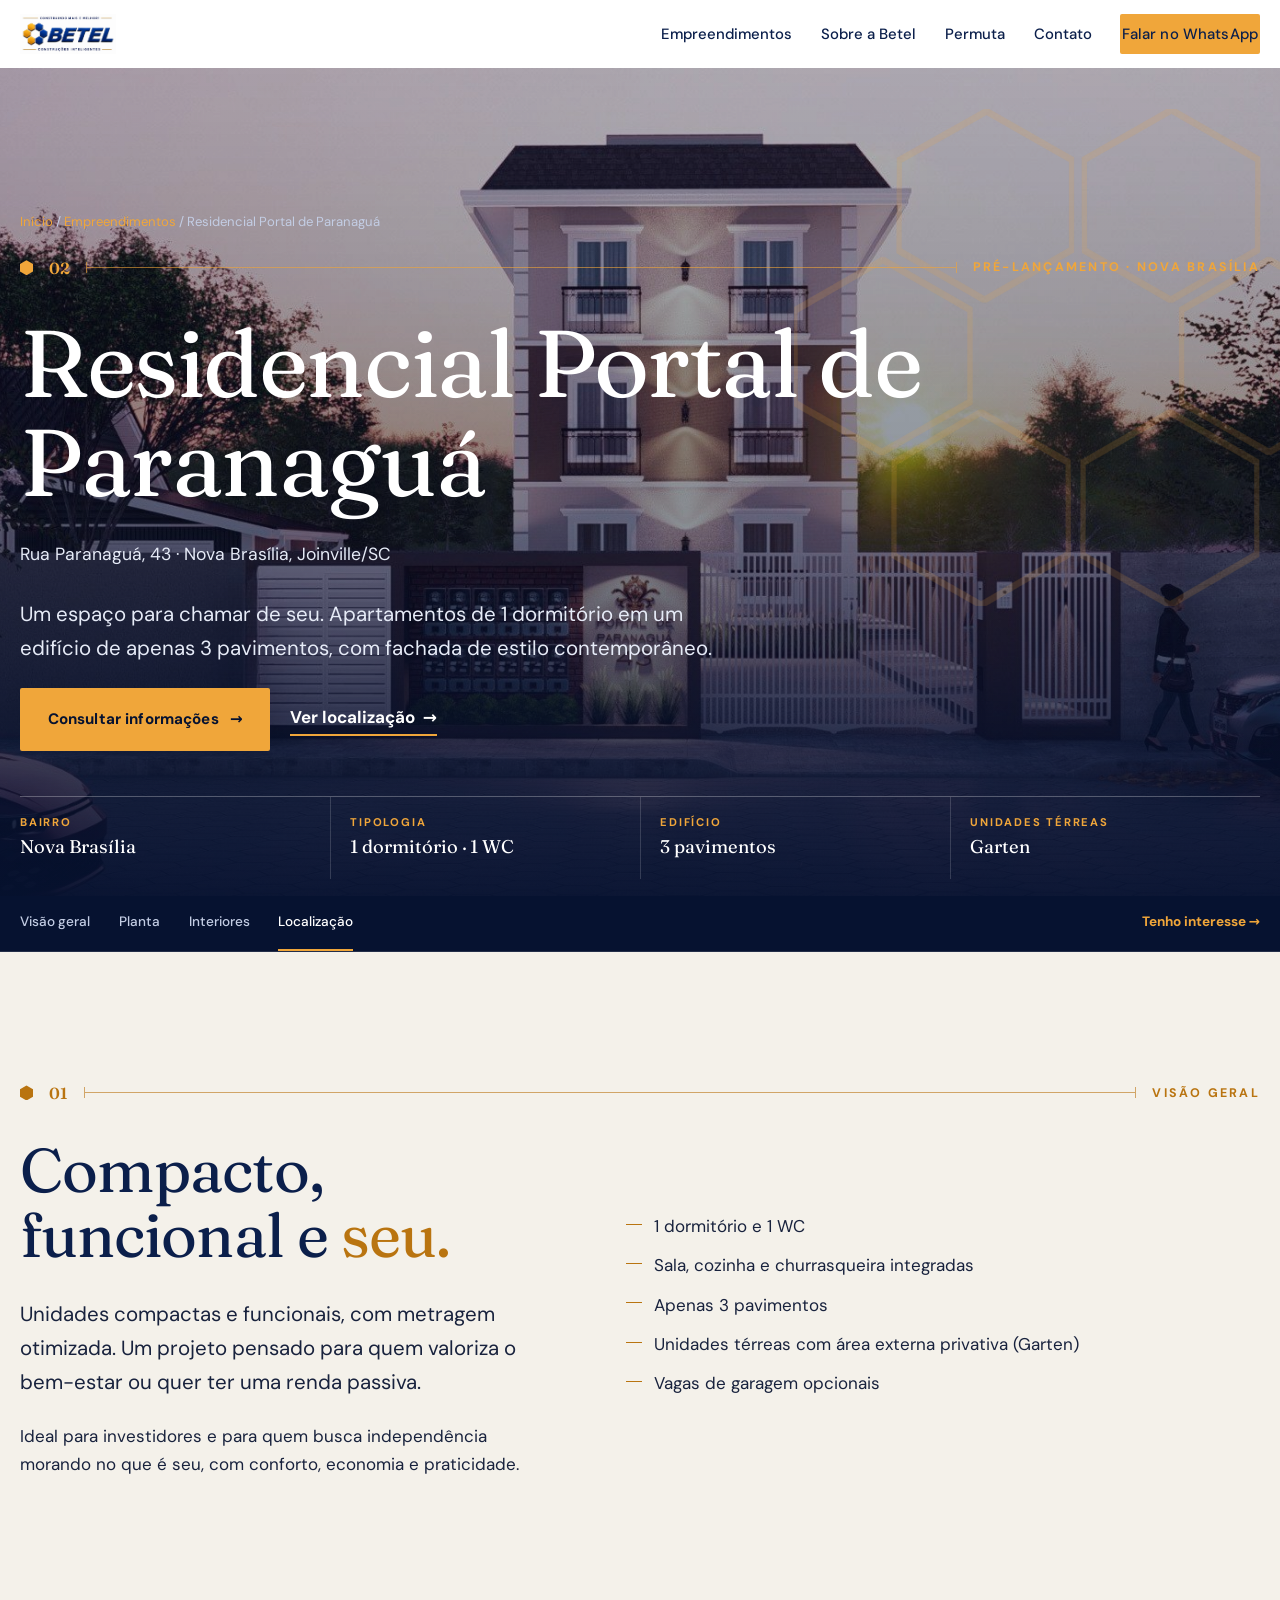
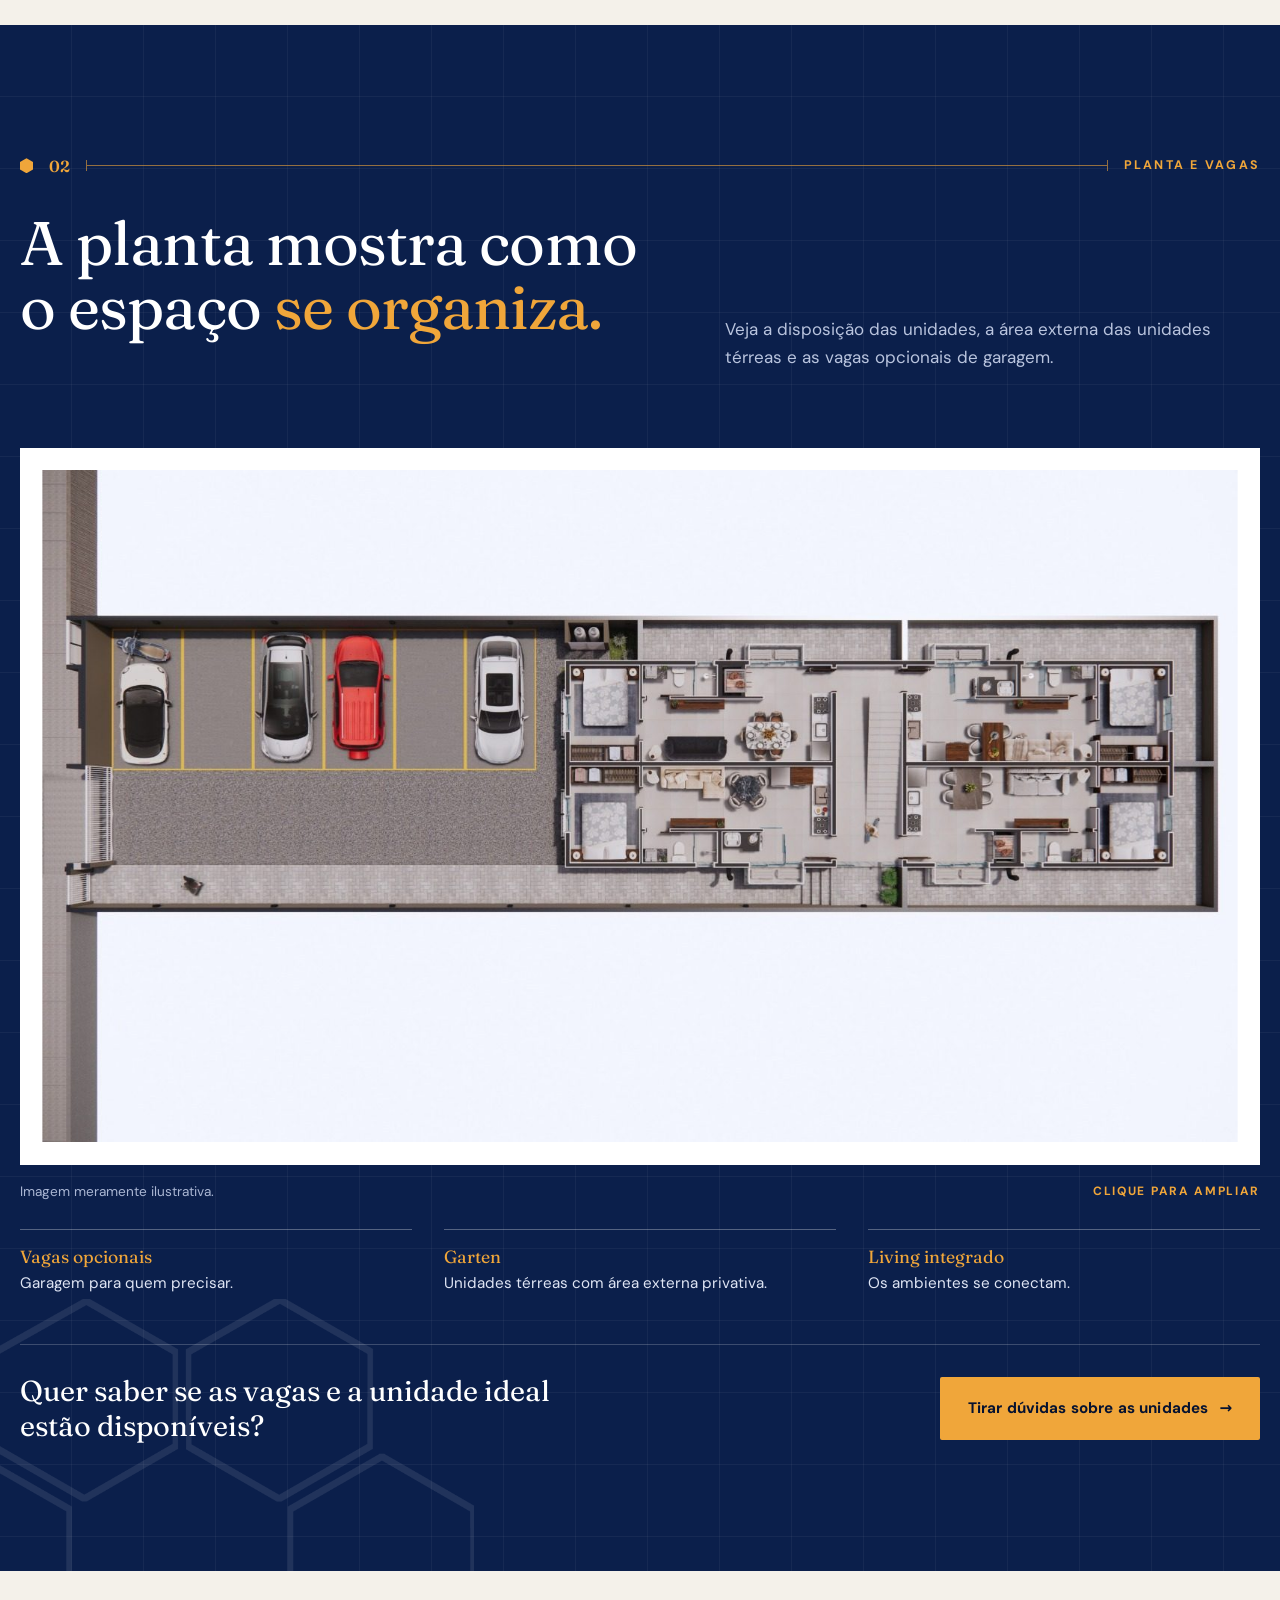
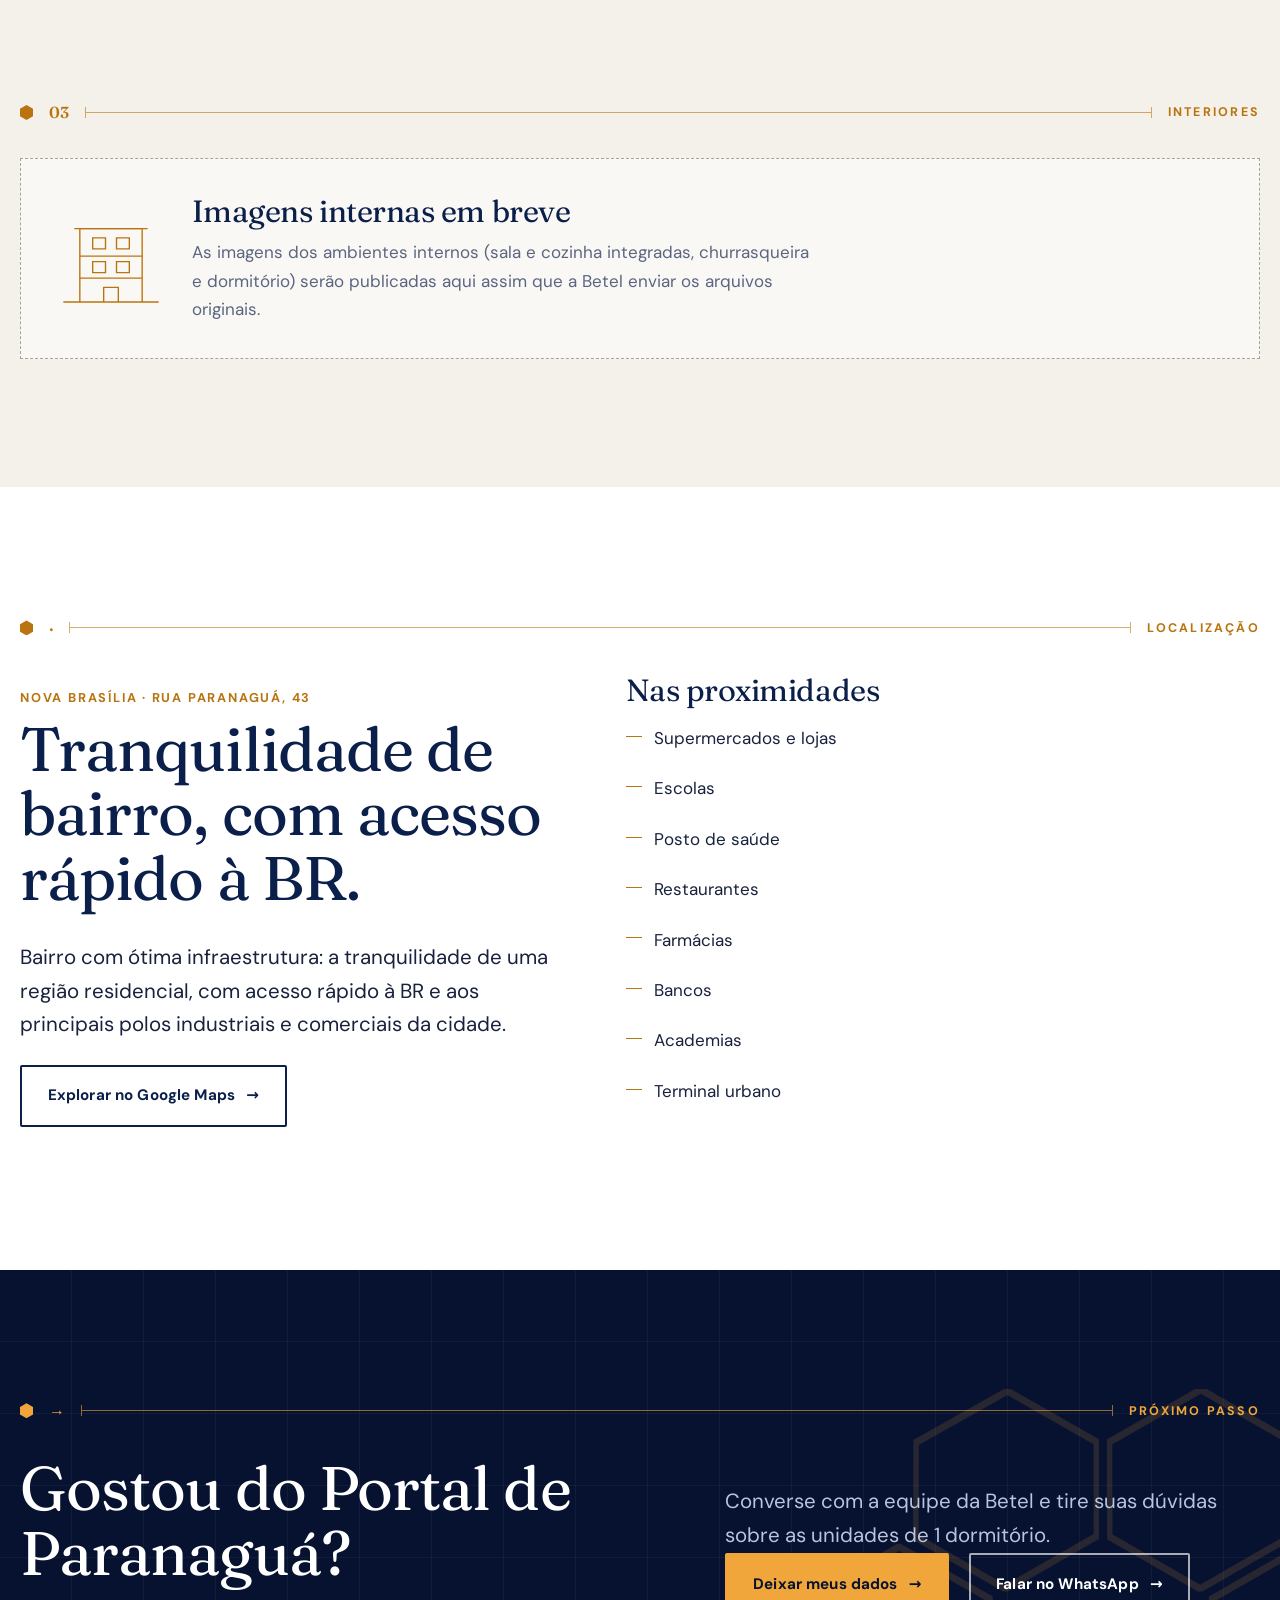
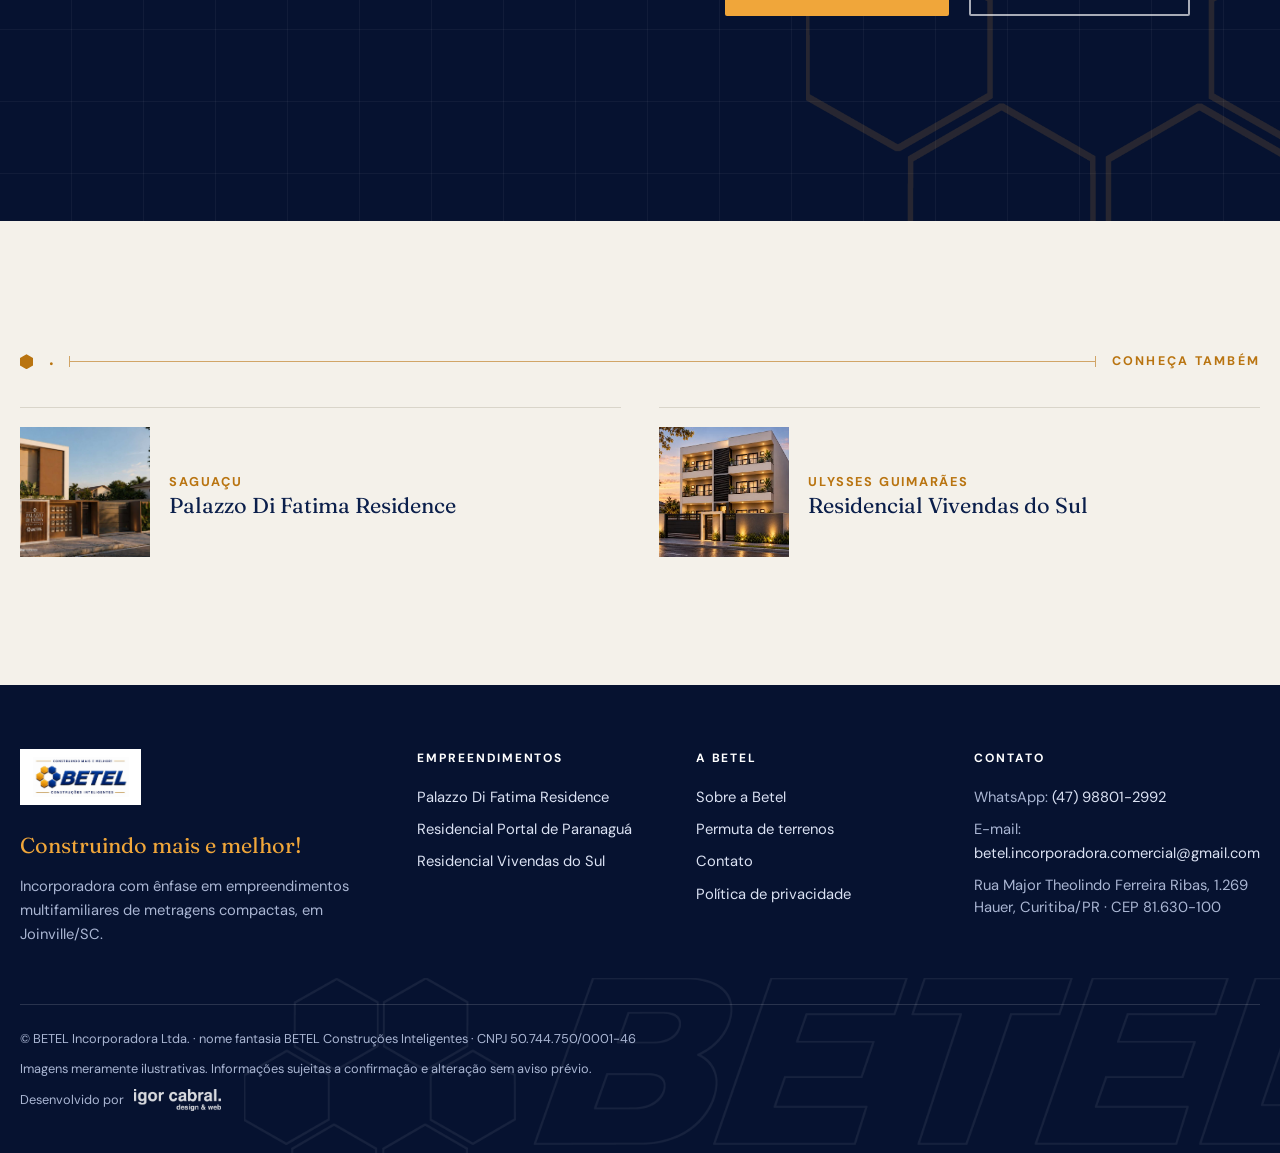
<file: portal-de-paranagua.html>
<!doctype html>
<html lang="pt-BR">
<head>
<meta charset="utf-8">
<meta name="viewport" content="width=device-width,initial-scale=1">
<title>Residencial Portal de Paranaguá — apartamentos de 1 dormitório na Nova Brasília, Joinville | Betel</title>
<meta name="description" content="Residencial Portal de Paranaguá, Rua Paranaguá, 43, Nova Brasília (Joinville): apartamentos de 1 dormitório em edifício de 3 pavimentos, com unidades Garten. Veja a planta.">
<meta property="og:title" content="Residencial Portal de Paranaguá — apartamentos de 1 dormitório na Nova Brasília, Joinville | Betel">
<meta property="og:description" content="Residencial Portal de Paranaguá, Rua Paranaguá, 43, Nova Brasília (Joinville): apartamentos de 1 dormitório em edifício de 3 pavimentos, com unidades Garten. Veja a planta.">
<meta property="og:type" content="website">
<meta property="og:site_name" content="BETEL Construções Inteligentes">
<meta property="og:locale" content="pt_BR">
<meta property="og:image" content="img/portal-fachada.jpg">
<meta name="theme-color" content="#0b1f4b">
<link rel="icon" type="image/png" href="img/favicon.png">
<link rel="apple-touch-icon" href="img/apple-touch-icon.png">
<script>try{var t=+sessionStorage.getItem("betel-nav");if(t&&Date.now()-t<4000)document.documentElement.classList.add("nav-in");sessionStorage.removeItem("betel-nav")}catch(e){}</script>
<link rel="stylesheet" href="css/style.css">
</head>
<body>
<div class="curtain" aria-hidden="true"><img src="img/betel-marca-branca.png" alt="" width="1400" height="305"><i></i></div>
<a class="skip" href="#conteudo">Ir para o conteúdo</a>
<header class="site-header">
  <div class="wrap">
    <a class="logo" href="index.html" aria-label="Betel Incorporadora — página inicial"><img src="img/betel-logo.png" alt="Betel — Construindo mais e melhor! Construções inteligentes" width="96" height="40"></a>
    <button class="menu-toggle" aria-expanded="false" aria-controls="nav">Menu</button>
    <nav class="nav" id="nav" aria-label="Principal">
      <a href="index.html#empreendimentos">Empreendimentos</a>
      <a href="index.html#sobre">Sobre a Betel</a>
      <a href="index.html#permuta">Permuta</a>
      <a href="index.html#contato">Contato</a>
      <a class="btn btn-gold btn-sm" data-wa="Olá! Acessei o site da Betel e gostaria de receber mais informações." href="#">Falar no WhatsApp</a>
    </nav>
  </div>
  <div class="progress" aria-hidden="true"></div>
</header>
<main id="conteudo">
<section class="p-hero" aria-labelledby="h1">
  <div class="hero-media" style="--pos:center 40%"><img src="img/portal-fachada.jpg" alt="Fachada ilustrativa do Residencial Portal de Paranaguá ao entardecer, edifício de três pavimentos" width="1600" height="900" fetchpriority="high" decoding="async" style=view-transition-name:img-portal></div>
  <img class="hero-hex" src="img/colmeia-dourada.png" alt="" aria-hidden="true" width="900" height="794" decoding="async" fetchpriority="low">
  <div class="wrap">
    <div class="p-hero-grid">
    <div>
    <p class="crumb"><a href="index.html">Início</a> / <a href="index.html#empreendimentos">Empreendimentos</a> / Residencial Portal de Paranaguá</p>
    <p class="dim"><span class="n">02</span><span class="ln"></span><span>Pré-lançamento · Nova Brasília</span></p>
    <h1 id="h1">Residencial Portal de Paranaguá</h1>
    <p class="addr">Rua Paranaguá, 43 · Nova Brasília, Joinville/SC</p>
    <p class="lead" style="color:#e6ebf7;max-width:52ch">Um espaço para chamar de seu. Apartamentos de 1 dormitório em um edifício de apenas 3 pavimentos, com fachada de estilo contemporâneo.</p>
    <div class="actions"><a class="btn btn-gold" data-wa="Olá! Acessei o site da Betel e gostaria de receber mais informações sobre o Residencial Portal de Paranaguá." href="#">Consultar informações</a><a class="tlink" style="color:#fff" href="#localizacao">Ver localização</a></div>
    </div>
    
    </div>
    <dl class="p-strip"><div><dt>Bairro</dt><dd>Nova Brasília</dd></div><div><dt>Tipologia</dt><dd>1 dormitório · 1 WC</dd></div><div><dt>Edifício</dt><dd>3 pavimentos</dd></div><div><dt>Unidades térreas</dt><dd>Garten</dd></div></dl>
  </div>
</section><div class="subnav"><div class="wrap"><a href="#visao">Visão geral</a><a href="#plantas">Planta</a><a href="#interiores">Interiores</a><a href="#localizacao">Localização</a><a class="go" href="index.html?empreendimento=portal-de-paranagua#contato">Tenho interesse →</a></div></div>
<section class="sec light" id="visao">
  <div class="wrap">
    <p class="dim rv "><span class="n">01</span><span class="ln"></span><span>Visão geral</span></p>
    <div class="split rev">
      <div>
        <h2>Compacto, funcional e <em>seu.</em></h2>
        <p class="lead">Unidades compactas e funcionais, com metragem otimizada. Um projeto pensado para quem valoriza o bem-estar ou quer ter uma renda passiva.</p>
        <p>Ideal para investidores e para quem busca independência morando no que é seu, com conforto, economia e praticidade.</p>
      </div>
      <div>
        <ul class="ticks" data-stagger><li>1 dormitório e 1 WC</li><li>Sala, cozinha e churrasqueira integradas</li><li>Apenas 3 pavimentos</li><li>Unidades térreas com área externa privativa (Garten)</li><li>Vagas de garagem opcionais</li></ul>
      </div>
    </div>
  </div>
</section>
<section class="sec dark colmeia-bg colmeia-bl" id="plantas">
  <div class="wrap">
    <p class="dim rv "><span class="n">02</span><span class="ln"></span><span>Planta e vagas</span></p>
    <div class="sec-head"><h2>A planta mostra como o espaço <em>se organiza.</em></h2><p>Veja a disposição das unidades, a área externa das unidades térreas e as vagas opcionais de garagem.</p></div>
    <div class="plan imr"><img src="img/portal-planta.jpg" alt="Planta ilustrativa do Residencial Portal de Paranaguá, com vagas opcionais e unidades térreas Garten" width="1600" height="900" loading="lazy" decoding="async" data-lb></div>
    <div class="plan-note" style="color:#aab6d3"><span>Imagem meramente ilustrativa.</span><span class="zoom-hint" style="color:var(--gold)">Clique para ampliar</span></div>
    <ul class="legend" data-stagger><li><b>Vagas opcionais</b>Garagem para quem precisar.</li><li><b>Garten</b>Unidades térreas com área externa privativa.</li><li><b>Living integrado</b>Os ambientes se conectam.</li></ul>
    <div class="inline-cta"><p>Quer saber se as vagas e a unidade ideal estão disponíveis?</p><a class="btn btn-gold" data-wa="Olá! Acessei o site da Betel e gostaria de tirar dúvidas sobre as unidades e as vagas do Residencial Portal de Paranaguá." href="#">Tirar dúvidas sobre as unidades</a></div>
  </div>
</section>
<section class="sec light" id="interiores">
  <div class="wrap">
    <p class="dim rv "><span class="n">03</span><span class="ln"></span><span>Interiores</span></p>
    <div class="pend rv"><svg viewBox="0 0 120 120" aria-hidden="true" focusable="false"><path d="M8 108H112"/><path d="M26 108V28H94V108"/><path d="M20 28H100"/><path d="M26 58H94"/><path d="M26 82H94"/><path d="M40 38h14v12H40zM66 38h14v12H66zM40 64h14v12H40zM66 64h14v12H66z"/><path d="M52 108V92h16v16"/></svg><div><h3>Imagens internas em breve</h3><p>As imagens dos ambientes internos (sala e cozinha integradas, churrasqueira e dormitório) serão publicadas aqui assim que a Betel enviar os arquivos originais.</p></div></div>
  </div>
</section>
<section class="sec white" id="localizacao">
  <div class="wrap">
    <p class="dim rv "><span class="n">·</span><span class="ln"></span><span>Localização</span></p>
    <div class="split rev">
      <div>
        <p class="where">Nova Brasília · Rua Paranaguá, 43</p>
        <h2>Tranquilidade de bairro, com acesso rápido à BR.</h2>
        <p class="lead">Bairro com ótima infraestrutura: a tranquilidade de uma região residencial, com acesso rápido à BR e aos principais polos industriais e comerciais da cidade.</p>
        <div class="actions"><a class="btn btn-line" target="_blank" rel="noopener" href="https://www.google.com/maps/search/?api=1&query=Rua%20Paranagu%C3%A1%2C%2043%2C%20Nova%20Bras%C3%ADlia%2C%20Joinville%2C%20SC">Explorar no Google Maps</a></div>
      </div>
      <div><h3>Nas proximidades</h3><ul class="ticks cols2 stagger-ul"><li>Supermercados e lojas</li><li>Escolas</li><li>Posto de saúde</li><li>Restaurantes</li><li>Farmácias</li><li>Bancos</li><li>Academias</li><li>Terminal urbano</li></ul></div>
    </div>
  </div>
</section><section class="sec deep colmeia-bg colmeia-br" id="contato-projeto" aria-labelledby="fc">
  <div class="wrap">
    <p class="dim rv "><span class="n">→</span><span class="ln"></span><span>Próximo passo</span></p>
    <div class="sec-head">
      <h2 id="fc">Gostou do Portal de Paranaguá?</h2>
      <div><p class="lead">Converse com a equipe da Betel e tire suas dúvidas sobre as unidades de 1 dormitório.</p>
      <div class="actions"><a class="btn btn-gold" href="index.html?empreendimento=portal-de-paranagua#contato">Deixar meus dados</a><a class="btn btn-ghost" data-wa="Olá! Acessei o site da Betel e gostaria de receber mais informações sobre o Residencial Portal de Paranaguá." href="#">Falar no WhatsApp</a></div></div>
    </div>
  </div>
</section><section class="sec light"><div class="wrap">
  <p class="dim rv "><span class="n">·</span><span class="ln"></span><span>Conheça também</span></p>
  <div class="others" data-stagger><a href="palazzo-di-fatima.html"><span class="im"><img src="img/palazzo-fachada.jpg" alt="Fachada ilustrativa do Palazzo Di Fatima Residence, com a placa do empreendimento, caixas de correio e portões" width="1592" height="1125" loading="lazy" decoding="async"></span><span><span class="where">Saguaçu</span><strong>Palazzo Di Fatima Residence</strong></span></a><a href="vivendas-do-sul.html"><span class="im"><img src="img/vivendas-fachada.jpg" alt="Fachada ilustrativa do Residencial Vivendas do Sul, edifício moderno de fachada branca com varandas" width="580" height="435" loading="lazy" decoding="async"></span><span><span class="where">Ulysses Guimarães</span><strong>Residencial Vivendas do Sul</strong></span></a></div>
</div></section></main>
<footer class="site-footer">
  <div class="wrap">
    <div class="cols">
      <div>
        <span class="logo-box"><img src="img/betel-logo.png" alt="Betel Construções Inteligentes" width="96" height="40"></span>
        <p class="tagline">Construindo mais e melhor!</p>
        <p>Incorporadora com ênfase em empreendimentos multifamiliares de metragens compactas, em Joinville/SC.</p>
      </div>
      <div>
        <h4>Empreendimentos</h4>
        <ul>
          <li><a href="palazzo-di-fatima.html">Palazzo Di Fatima Residence</a></li>
          <li><a href="portal-de-paranagua.html">Residencial Portal de Paranaguá</a></li>
          <li><a href="vivendas-do-sul.html">Residencial Vivendas do Sul</a></li>
        </ul>
      </div>
      <div>
        <h4>A Betel</h4>
        <ul>
          <li><a href="index.html#sobre">Sobre a Betel</a></li>
          <li><a href="index.html#permuta">Permuta de terrenos</a></li>
          <li><a href="index.html#contato">Contato</a></li>
          <li><a href="politica-de-privacidade.html">Política de privacidade</a></li>
        </ul>
      </div>
      <div>
        <h4>Contato</h4>
        <ul>
          <li>WhatsApp: <a data-wa="Olá! Acessei o site da Betel e gostaria de receber mais informações." href="#"><span data-wa-label>(47) 98801-2992</span></a></li>
          <li>E-mail: <a href="mailto:betel.incorporadora.comercial@gmail.com">betel.incorporadora.comercial@gmail.com</a></li>
          <li><address>Rua Major Theolindo Ferreira Ribas, 1.269<br>Hauer, Curitiba/PR · CEP 81.630-100</address></li>
        </ul>
      </div>
    </div>
    <div class="legal">
      <p>© BETEL Incorporadora Ltda. · nome fantasia BETEL Construções Inteligentes · CNPJ 50.744.750/0001-46</p>
      <p>Imagens meramente ilustrativas. Informações sujeitas a confirmação e alteração sem aviso prévio.</p>
      <p class="credit">Desenvolvido por <a href="https://igorcabral.dev.br" target="_blank" rel="noopener" aria-label="Igor Cabral, desenvolvedor do site (abre em nova aba)"><img src="img/igor-cabral-logo-white.png" alt="Igor Cabral" height="22" onerror="this.outerHTML='<span>Igor Cabral</span>'"></a></p>
    </div>
  </div>
</footer>
<div class="mbar" role="region" aria-label="Contato rápido">
  <a data-wa="Olá! Acessei o site da Betel e gostaria de receber mais informações sobre o Residencial Portal de Paranaguá." href="#">WhatsApp</a>
  <a class="gold" href="index.html?empreendimento=portal-de-paranagua#contato" style="background:var(--gold);color:var(--navy-deep)">Tenho interesse</a>
</div>
<dialog id="lightbox" aria-label="Imagem ampliada">
  <div class="stage"><img alt=""></div>
  <button type="button" class="lb-btn lb-close" aria-label="Fechar">×</button>
  <button type="button" class="lb-btn lb-prev" aria-label="Imagem anterior">‹</button>
  <button type="button" class="lb-btn lb-next" aria-label="Próxima imagem">›</button>
  <p class="lb-cap" aria-live="polite"></p>
</dialog>
<script src="js/config.js"></script>
<script src="js/main.js"></script>
</body>
</html>
</file>
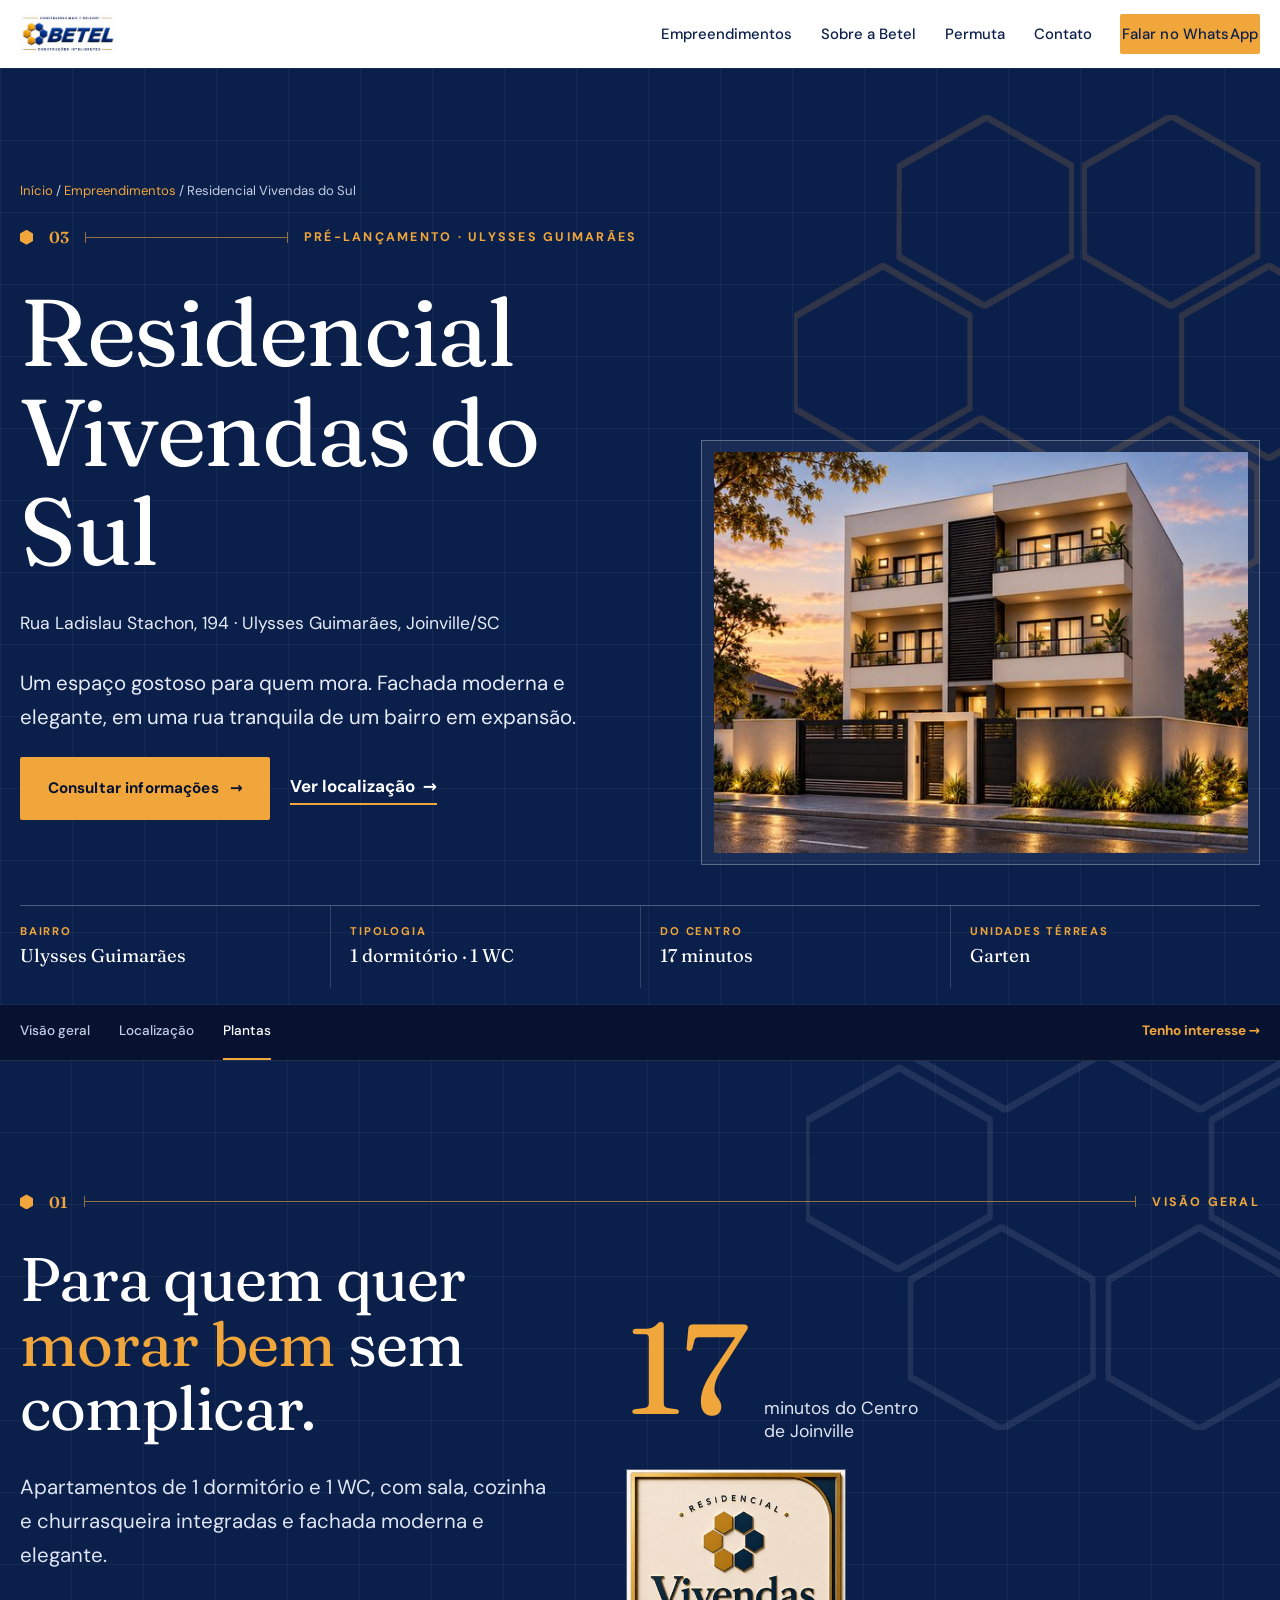
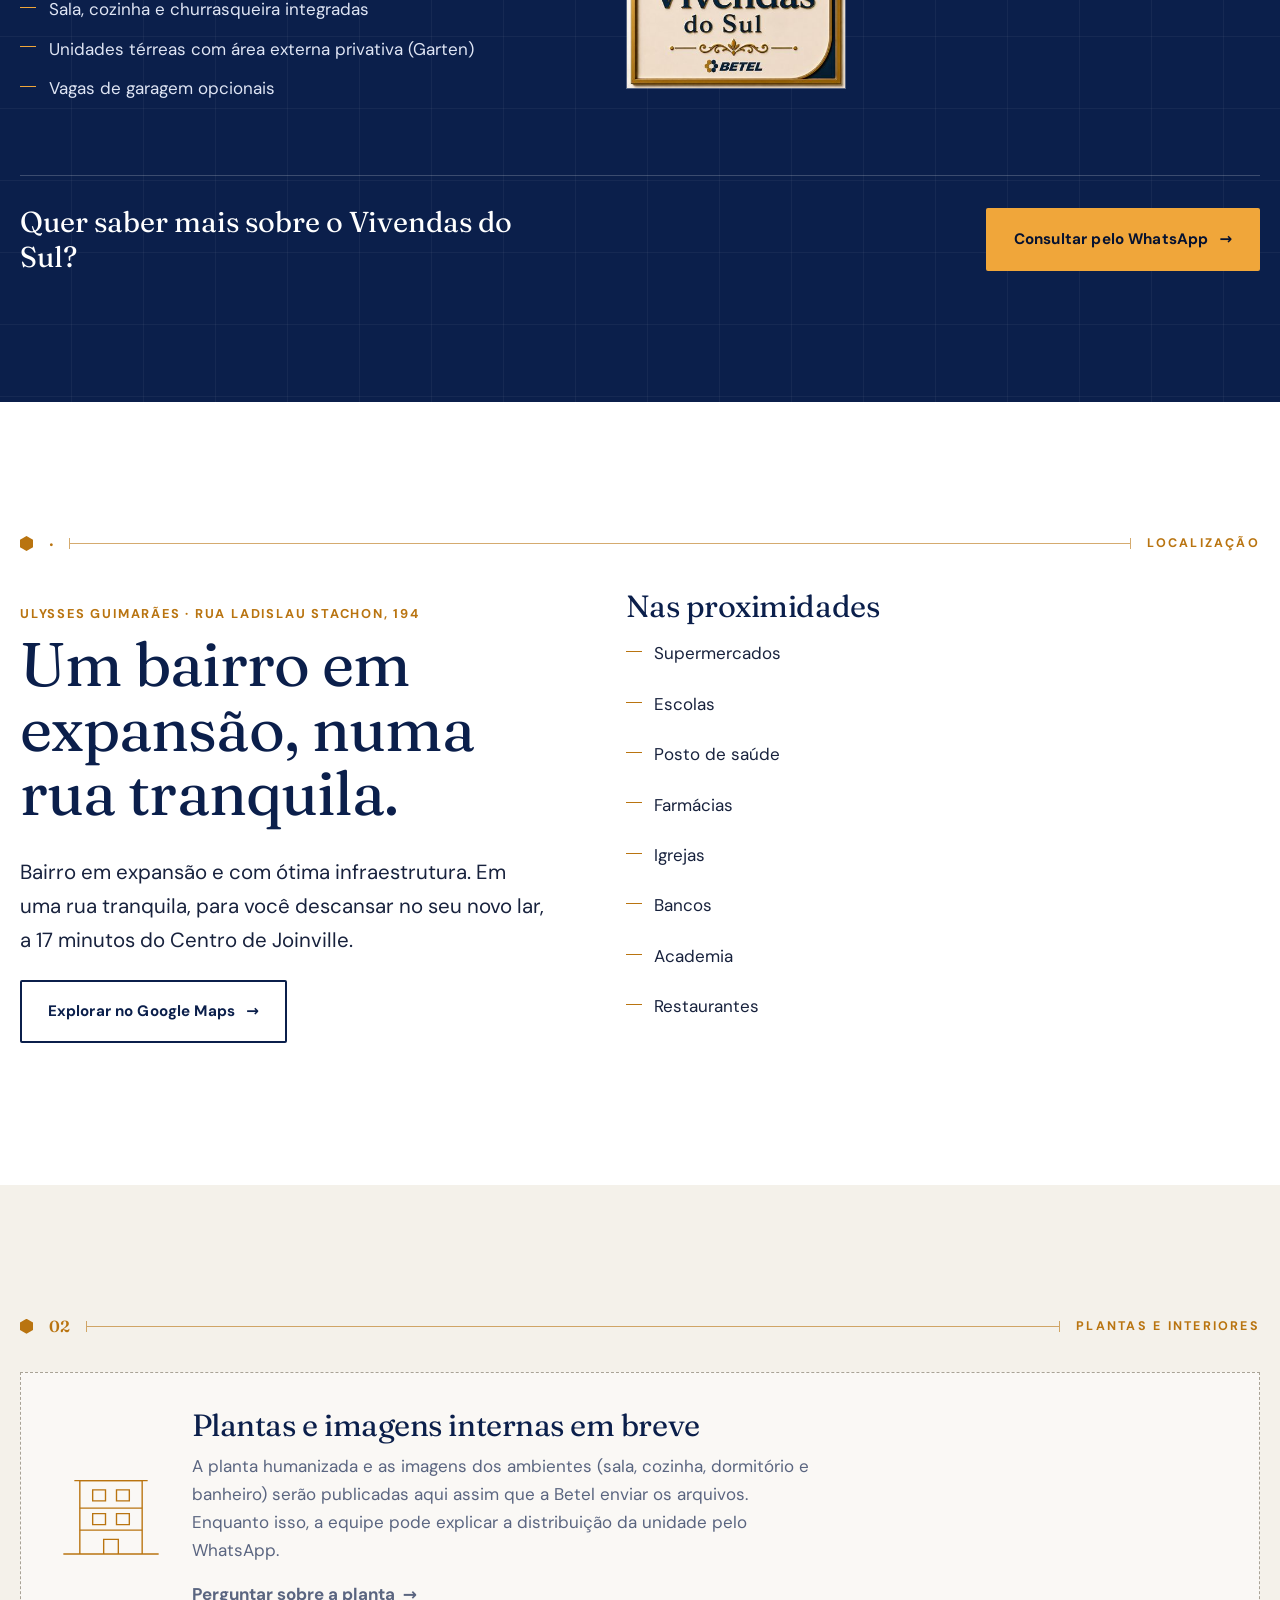
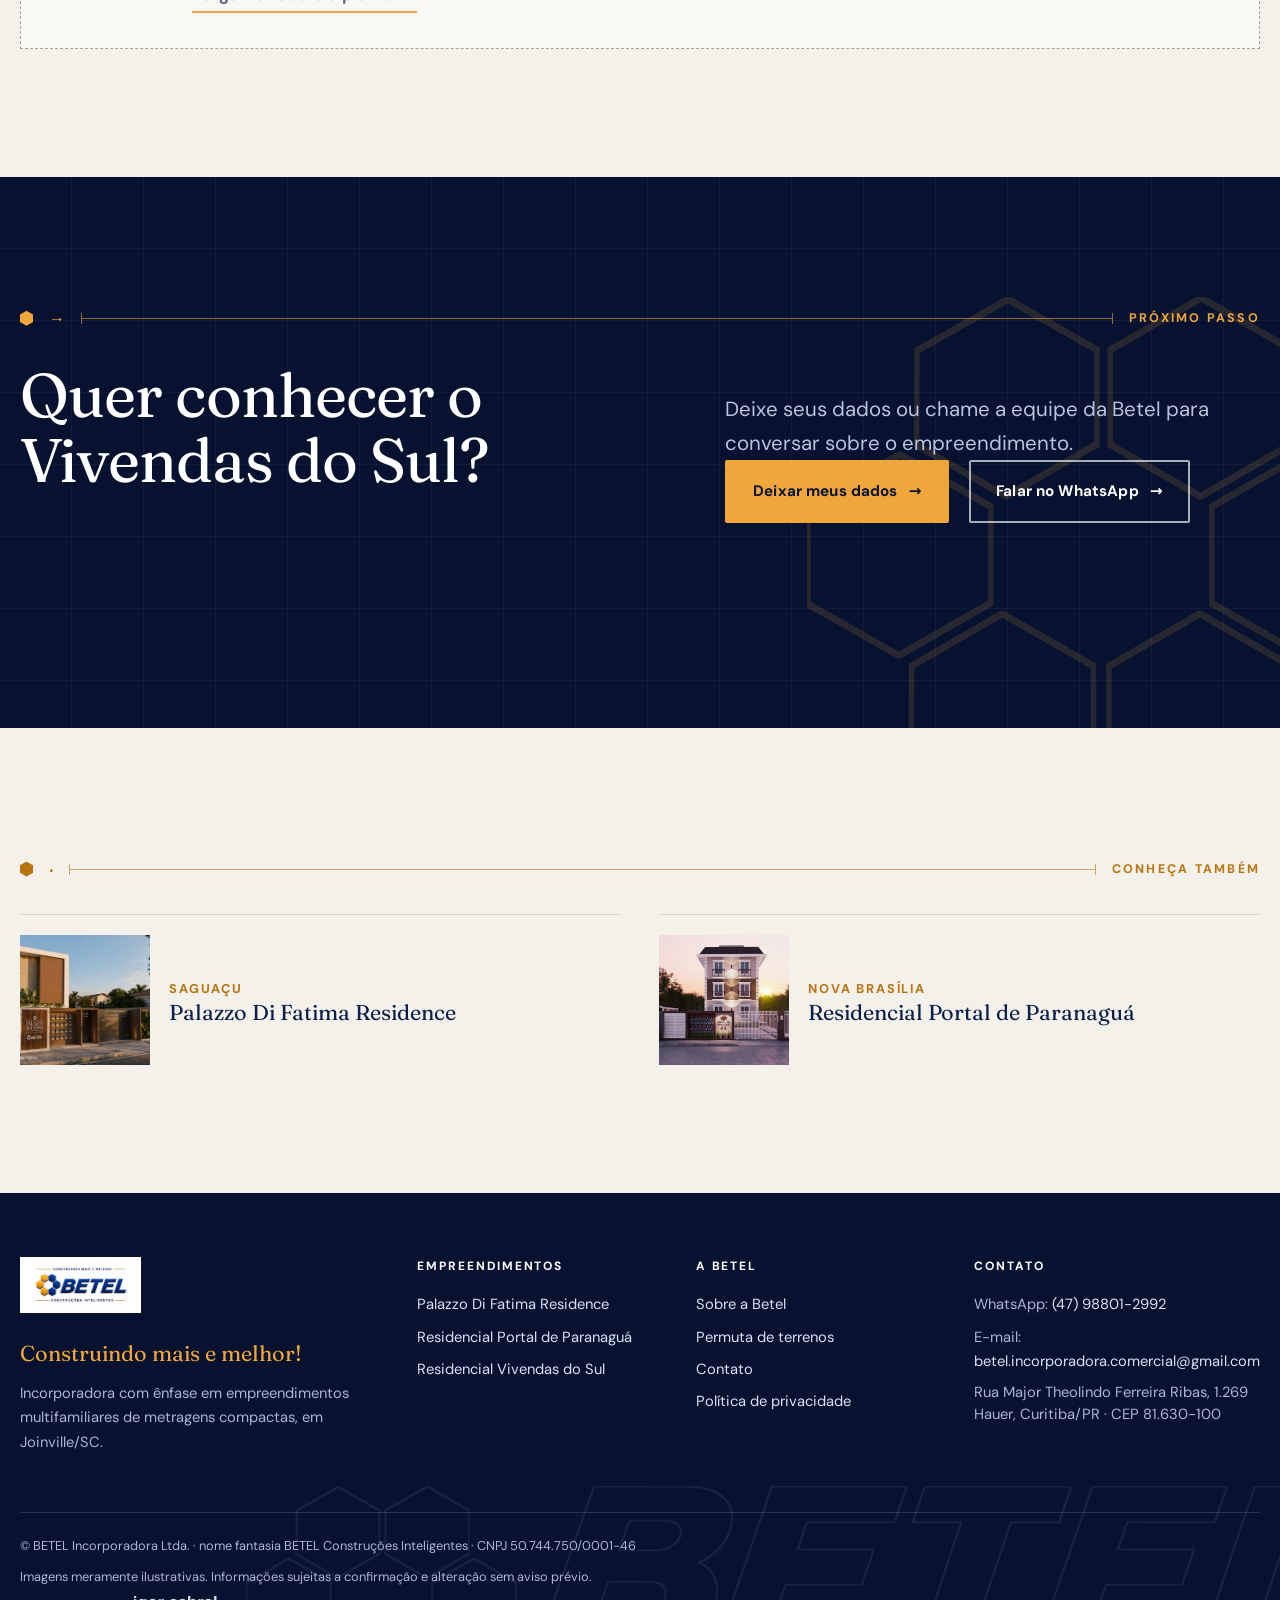
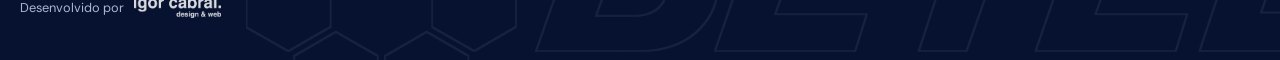
<file: vivendas-do-sul.html>
<!doctype html>
<html lang="pt-BR">
<head>
<meta charset="utf-8">
<meta name="viewport" content="width=device-width,initial-scale=1">
<title>Residencial Vivendas do Sul — apartamentos de 1 dormitório no Ulysses Guimarães, Joinville | Betel</title>
<meta name="description" content="Residencial Vivendas do Sul, Rua Ladislau Stachon, 194, Ulysses Guimarães (Joinville): apartamentos de 1 dormitório, fachada moderna, a 17 minutos do Centro.">
<meta property="og:title" content="Residencial Vivendas do Sul — apartamentos de 1 dormitório no Ulysses Guimarães, Joinville | Betel">
<meta property="og:description" content="Residencial Vivendas do Sul, Rua Ladislau Stachon, 194, Ulysses Guimarães (Joinville): apartamentos de 1 dormitório, fachada moderna, a 17 minutos do Centro.">
<meta property="og:type" content="website">
<meta property="og:site_name" content="BETEL Construções Inteligentes">
<meta property="og:locale" content="pt_BR">
<meta property="og:image" content="img/vivendas-fachada.jpg">
<meta name="theme-color" content="#0b1f4b">
<link rel="icon" type="image/png" href="img/favicon.png">
<link rel="apple-touch-icon" href="img/apple-touch-icon.png">
<script>try{var t=+sessionStorage.getItem("betel-nav");if(t&&Date.now()-t<4000)document.documentElement.classList.add("nav-in");sessionStorage.removeItem("betel-nav")}catch(e){}</script>
<link rel="stylesheet" href="css/style.css">
</head>
<body>
<div class="curtain" aria-hidden="true"><img src="img/betel-marca-branca.png" alt="" width="1400" height="305"><i></i></div>
<a class="skip" href="#conteudo">Ir para o conteúdo</a>
<header class="site-header">
  <div class="wrap">
    <a class="logo" href="index.html" aria-label="Betel Incorporadora — página inicial"><img src="img/betel-logo.png" alt="Betel — Construindo mais e melhor! Construções inteligentes" width="96" height="40"></a>
    <button class="menu-toggle" aria-expanded="false" aria-controls="nav">Menu</button>
    <nav class="nav" id="nav" aria-label="Principal">
      <a href="index.html#empreendimentos">Empreendimentos</a>
      <a href="index.html#sobre">Sobre a Betel</a>
      <a href="index.html#permuta">Permuta</a>
      <a href="index.html#contato">Contato</a>
      <a class="btn btn-gold btn-sm" data-wa="Olá! Acessei o site da Betel e gostaria de receber mais informações." href="#">Falar no WhatsApp</a>
    </nav>
  </div>
  <div class="progress" aria-hidden="true"></div>
</header>
<main id="conteudo">
<section class="p-hero framed" aria-labelledby="h1">
  
  <img class="hero-hex" src="img/colmeia-dourada.png" alt="" aria-hidden="true" width="900" height="794" decoding="async" fetchpriority="low">
  <div class="wrap">
    <div class="p-hero-grid">
    <div>
    <p class="crumb"><a href="index.html">Início</a> / <a href="index.html#empreendimentos">Empreendimentos</a> / Residencial Vivendas do Sul</p>
    <p class="dim"><span class="n">03</span><span class="ln"></span><span>Pré-lançamento · Ulysses Guimarães</span></p>
    <h1 id="h1">Residencial Vivendas do Sul</h1>
    <p class="addr">Rua Ladislau Stachon, 194 · Ulysses Guimarães, Joinville/SC</p>
    <p class="lead" style="color:#e6ebf7;max-width:52ch">Um espaço gostoso para quem mora. Fachada moderna e elegante, em uma rua tranquila de um bairro em expansão.</p>
    <div class="actions"><a class="btn btn-gold" data-wa="Olá! Acessei o site da Betel e gostaria de receber mais informações sobre o Residencial Vivendas do Sul." href="#">Consultar informações</a><a class="tlink" style="color:#fff" href="#localizacao">Ver localização</a></div>
    </div>
    <div class="frame"><img src="img/vivendas-fachada.jpg" alt="Fachada ilustrativa do Residencial Vivendas do Sul, edifício moderno de fachada branca com varandas" width="580" height="435" fetchpriority="high" decoding="async" style=view-transition-name:img-vivendas></div>
    </div>
    <dl class="p-strip"><div><dt>Bairro</dt><dd>Ulysses Guimarães</dd></div><div><dt>Tipologia</dt><dd>1 dormitório · 1 WC</dd></div><div><dt>Do Centro</dt><dd>17 minutos</dd></div><div><dt>Unidades térreas</dt><dd>Garten</dd></div></dl>
  </div>
</section><div class="subnav"><div class="wrap"><a href="#visao">Visão geral</a><a href="#localizacao">Localização</a><a href="#plantas">Plantas</a><a class="go" href="index.html?empreendimento=vivendas-do-sul#contato">Tenho interesse →</a></div></div>
<section class="sec dark colmeia-bg colmeia-tr" id="visao">
  <div class="wrap">
    <p class="dim rv "><span class="n">01</span><span class="ln"></span><span>Visão geral</span></p>
    <div class="split rev">
      <div>
        <h2>Para quem quer <em>morar bem</em> sem complicar.</h2>
        <p class="lead">Apartamentos de 1 dormitório e 1 WC, com sala, cozinha e churrasqueira integradas e fachada moderna e elegante.</p>
        <ul class="ticks" data-stagger><li>Sala, cozinha e churrasqueira integradas</li><li>Unidades térreas com área externa privativa (Garten)</li><li>Vagas de garagem opcionais</li></ul>
      </div>
      <div>
        <div class="stat"><b>17</b><span>minutos do Centro de Joinville</span></div>
        <img class="stamp" src="img/vivendas-selo.jpg" alt="Selo do Residencial Vivendas do Sul, by Betel" width="377" height="377" loading="lazy" decoding="async">
      </div>
    </div>
    <div class="inline-cta"><p>Quer saber mais sobre o Vivendas do Sul?</p><a class="btn btn-gold" data-wa="Olá! Acessei o site da Betel e gostaria de receber mais informações sobre o Residencial Vivendas do Sul." href="#">Consultar pelo WhatsApp</a></div>
  </div>
</section>
<section class="sec white" id="localizacao">
  <div class="wrap">
    <p class="dim rv "><span class="n">·</span><span class="ln"></span><span>Localização</span></p>
    <div class="split rev">
      <div>
        <p class="where">Ulysses Guimarães · Rua Ladislau Stachon, 194</p>
        <h2>Um bairro em expansão, numa rua tranquila.</h2>
        <p class="lead">Bairro em expansão e com ótima infraestrutura. Em uma rua tranquila, para você descansar no seu novo lar, a 17 minutos do Centro de Joinville.</p>
        <div class="actions"><a class="btn btn-line" target="_blank" rel="noopener" href="https://www.google.com/maps/search/?api=1&query=Rua%20Ladislau%20Stachon%2C%20194%2C%20Ulysses%20Guimar%C3%A3es%2C%20Joinville%2C%20SC">Explorar no Google Maps</a></div>
      </div>
      <div><h3>Nas proximidades</h3><ul class="ticks cols2 stagger-ul"><li>Supermercados</li><li>Escolas</li><li>Posto de saúde</li><li>Farmácias</li><li>Igrejas</li><li>Bancos</li><li>Academia</li><li>Restaurantes</li></ul></div>
    </div>
  </div>
</section><section class="sec light" id="plantas">
  <div class="wrap">
    <p class="dim rv "><span class="n">02</span><span class="ln"></span><span>Plantas e interiores</span></p>
    <div class="pend rv"><svg viewBox="0 0 120 120" aria-hidden="true" focusable="false"><path d="M8 108H112"/><path d="M26 108V28H94V108"/><path d="M20 28H100"/><path d="M26 58H94"/><path d="M26 82H94"/><path d="M40 38h14v12H40zM66 38h14v12H66zM40 64h14v12H40zM66 64h14v12H66z"/><path d="M52 108V92h16v16"/></svg><div><h3>Plantas e imagens internas em breve</h3><p>A planta humanizada e as imagens dos ambientes (sala, cozinha, dormitório e banheiro) serão publicadas aqui assim que a Betel enviar os arquivos. Enquanto isso, a equipe pode explicar a distribuição da unidade pelo WhatsApp.</p><p style="margin-top:1rem"><a class="tlink" data-wa="Olá! Acessei o site da Betel e gostaria de saber como é a planta do Residencial Vivendas do Sul." href="#">Perguntar sobre a planta</a></p></div></div>
  </div>
</section>
<section class="sec deep colmeia-bg colmeia-br" id="contato-projeto" aria-labelledby="fc">
  <div class="wrap">
    <p class="dim rv "><span class="n">→</span><span class="ln"></span><span>Próximo passo</span></p>
    <div class="sec-head">
      <h2 id="fc">Quer conhecer o Vivendas do Sul?</h2>
      <div><p class="lead">Deixe seus dados ou chame a equipe da Betel para conversar sobre o empreendimento.</p>
      <div class="actions"><a class="btn btn-gold" href="index.html?empreendimento=vivendas-do-sul#contato">Deixar meus dados</a><a class="btn btn-ghost" data-wa="Olá! Acessei o site da Betel e gostaria de receber mais informações sobre o Residencial Vivendas do Sul." href="#">Falar no WhatsApp</a></div></div>
    </div>
  </div>
</section><section class="sec light"><div class="wrap">
  <p class="dim rv "><span class="n">·</span><span class="ln"></span><span>Conheça também</span></p>
  <div class="others" data-stagger><a href="palazzo-di-fatima.html"><span class="im"><img src="img/palazzo-fachada.jpg" alt="Fachada ilustrativa do Palazzo Di Fatima Residence, com a placa do empreendimento, caixas de correio e portões" width="1592" height="1125" loading="lazy" decoding="async"></span><span><span class="where">Saguaçu</span><strong>Palazzo Di Fatima Residence</strong></span></a><a href="portal-de-paranagua.html"><span class="im"><img src="img/portal-fachada.jpg" alt="Fachada ilustrativa do Residencial Portal de Paranaguá ao entardecer, edifício de três pavimentos" width="1600" height="900" loading="lazy" decoding="async"></span><span><span class="where">Nova Brasília</span><strong>Residencial Portal de Paranaguá</strong></span></a></div>
</div></section></main>
<footer class="site-footer">
  <div class="wrap">
    <div class="cols">
      <div>
        <span class="logo-box"><img src="img/betel-logo.png" alt="Betel Construções Inteligentes" width="96" height="40"></span>
        <p class="tagline">Construindo mais e melhor!</p>
        <p>Incorporadora com ênfase em empreendimentos multifamiliares de metragens compactas, em Joinville/SC.</p>
      </div>
      <div>
        <h4>Empreendimentos</h4>
        <ul>
          <li><a href="palazzo-di-fatima.html">Palazzo Di Fatima Residence</a></li>
          <li><a href="portal-de-paranagua.html">Residencial Portal de Paranaguá</a></li>
          <li><a href="vivendas-do-sul.html">Residencial Vivendas do Sul</a></li>
        </ul>
      </div>
      <div>
        <h4>A Betel</h4>
        <ul>
          <li><a href="index.html#sobre">Sobre a Betel</a></li>
          <li><a href="index.html#permuta">Permuta de terrenos</a></li>
          <li><a href="index.html#contato">Contato</a></li>
          <li><a href="politica-de-privacidade.html">Política de privacidade</a></li>
        </ul>
      </div>
      <div>
        <h4>Contato</h4>
        <ul>
          <li>WhatsApp: <a data-wa="Olá! Acessei o site da Betel e gostaria de receber mais informações." href="#"><span data-wa-label>(47) 98801-2992</span></a></li>
          <li>E-mail: <a href="mailto:betel.incorporadora.comercial@gmail.com">betel.incorporadora.comercial@gmail.com</a></li>
          <li><address>Rua Major Theolindo Ferreira Ribas, 1.269<br>Hauer, Curitiba/PR · CEP 81.630-100</address></li>
        </ul>
      </div>
    </div>
    <div class="legal">
      <p>© BETEL Incorporadora Ltda. · nome fantasia BETEL Construções Inteligentes · CNPJ 50.744.750/0001-46</p>
      <p>Imagens meramente ilustrativas. Informações sujeitas a confirmação e alteração sem aviso prévio.</p>
      <p class="credit">Desenvolvido por <a href="https://igorcabral.dev.br" target="_blank" rel="noopener" aria-label="Igor Cabral, desenvolvedor do site (abre em nova aba)"><img src="img/igor-cabral-logo-white.png" alt="Igor Cabral" height="22" onerror="this.outerHTML='<span>Igor Cabral</span>'"></a></p>
    </div>
  </div>
</footer>
<div class="mbar" role="region" aria-label="Contato rápido">
  <a data-wa="Olá! Acessei o site da Betel e gostaria de receber mais informações sobre o Residencial Vivendas do Sul." href="#">WhatsApp</a>
  <a class="gold" href="index.html?empreendimento=vivendas-do-sul#contato" style="background:var(--gold);color:var(--navy-deep)">Tenho interesse</a>
</div>
<dialog id="lightbox" aria-label="Imagem ampliada">
  <div class="stage"><img alt=""></div>
  <button type="button" class="lb-btn lb-close" aria-label="Fechar">×</button>
  <button type="button" class="lb-btn lb-prev" aria-label="Imagem anterior">‹</button>
  <button type="button" class="lb-btn lb-next" aria-label="Próxima imagem">›</button>
  <p class="lb-cap" aria-live="polite"></p>
</dialog>
<script src="js/config.js"></script>
<script src="js/main.js"></script>
</body>
</html>
</file>
<file: css/style.css>
/* Betel Incorporadora — estilos (HTML/CSS puro, sem build) · v2 editorial */
@font-face{font-family:"Fraunces";font-weight:400;font-display:swap;src:url("../fonts/fraunces-latin-400-normal.woff2") format("woff2")}
@font-face{font-family:"Fraunces";font-weight:600;font-display:swap;src:url("../fonts/fraunces-latin-600-normal.woff2") format("woff2")}
@font-face{font-family:"DM Sans";font-weight:400;font-display:swap;src:url("../fonts/dm-sans-latin-400-normal.woff2") format("woff2")}
@font-face{font-family:"DM Sans";font-weight:500;font-display:swap;src:url("../fonts/dm-sans-latin-500-normal.woff2") format("woff2")}
@font-face{font-family:"DM Sans";font-weight:700;font-display:swap;src:url("../fonts/dm-sans-latin-700-normal.woff2") format("woff2")}

:root{
  --navy:#0b1f4b; --navy-deep:#061230; --navy-soft:#17316d;
  --gold:#f0a63a; --gold-dark:#b97410; --gold-soft:#ffd89a;
  --paper:#f4f1ea; --white:#fff; --ink:#18223d; --muted:#5a6580; --line:#d9d5ca;
  --serif:"Fraunces",Georgia,"Times New Roman",serif;
  --sans:"DM Sans",system-ui,-apple-system,"Segoe UI",Roboto,Arial,sans-serif;
  --wrap:1240px; --hh:68px; --r:2px;
  --ease:cubic-bezier(.2,.7,.2,1);
}
*,*::before,*::after{box-sizing:border-box}
html{scroll-behavior:smooth;scroll-padding-top:120px}
body{margin:0;font-family:var(--sans);color:var(--ink);background:var(--paper);line-height:1.65;font-size:17px;-webkit-font-smoothing:antialiased}
img{max-width:100%;display:block;height:auto}
a{color:inherit}
h1,h2,h3{font-family:var(--serif);font-weight:400;line-height:1.05;margin:0 0 .5em;color:var(--navy);letter-spacing:-.015em}
h1{font-size:clamp(2.4rem,5.4vw,4.9rem)}
h2{font-size:clamp(2.1rem,4.8vw,4rem)}
h3{font-size:clamp(1.5rem,2.4vw,2rem);line-height:1.15}
em{font-style:normal;color:var(--gold)}
.light em,.white em,.gold-bg em{color:var(--gold-dark)}
.gold-bg em{color:var(--navy-deep);text-decoration:underline;text-decoration-thickness:2px;text-underline-offset:.12em}
p{margin:0 0 1.1em}
:focus-visible{outline:3px solid var(--gold);outline-offset:3px}
.wrap{width:min(100% - 2.5rem,var(--wrap));margin-inline:auto}
.skip{position:absolute;left:-999px;top:0;background:var(--gold);color:var(--navy-deep);padding:.7rem 1rem;z-index:100}
.skip:focus{left:0}
main{overflow-x:clip}

/* ---------- Botões e links de ação ---------- */
.btn{display:inline-flex;align-items:center;justify-content:center;gap:.7rem;padding:1.05rem 1.6rem;border-radius:var(--r);font-weight:700;font-size:.95rem;letter-spacing:.01em;text-decoration:none;border:2px solid transparent;cursor:pointer;font-family:var(--sans);transition:background .25s,color .25s,border-color .25s,transform .25s var(--ease);min-height:48px}
.btn::after{content:"→";transition:transform .3s var(--ease)}
.btn:hover::after{transform:translateX(5px)}
.btn:active{transform:scale(.98)}
.btn-gold{background:var(--gold);color:var(--navy-deep)}
.btn-gold:hover{background:var(--gold-soft)}
.btn-navy{background:var(--navy);color:#fff}
.btn-navy:hover{background:var(--navy-soft)}
.btn-ghost{border-color:rgba(255,255,255,.65);color:#fff}
.btn-ghost:hover{background:#fff;color:var(--navy)}
.btn-line{border-color:var(--navy);color:var(--navy)}
.btn-line:hover{background:var(--navy);color:#fff}
.btn-sm{padding:.65rem 1.1rem;font-size:.88rem;min-height:40px}
.btn-sm::after{display:none}
.tlink{display:inline-flex;gap:.5rem;align-items:center;font-weight:700;color:inherit;text-decoration:none;border-bottom:2px solid var(--gold);padding-bottom:.15rem}
.tlink::after{content:"→";transition:transform .3s var(--ease)}
.tlink:hover::after{transform:translateX(5px)}
.actions{display:flex;flex-wrap:wrap;gap:.8rem 1.2rem;align-items:center}

/* ---------- Cabeçalho ---------- */
.site-header{position:sticky;top:0;z-index:50;background:#fff;transition:box-shadow .3s}
.site-header .wrap{display:flex;align-items:center;justify-content:space-between;gap:1rem;height:var(--hh)}
.site-header.scrolled{box-shadow:0 10px 28px -20px rgba(6,18,48,.6)}
.logo img{height:40px;width:auto;transition:transform .3s var(--ease)}
.site-header.scrolled .logo img{transform:scale(.88)}
.logo{transform-origin:left center}
.progress{position:absolute;left:0;right:0;bottom:0;height:3px;background:var(--gold);transform:scaleX(var(--p,0));transform-origin:left;will-change:transform}
.nav{display:flex;align-items:center;gap:1.8rem}
.nav a{text-decoration:none;font-weight:500;font-size:.93rem;color:var(--navy);position:relative;padding:.3rem 0}
.nav a:not(.btn)::after{content:"";position:absolute;left:0;right:0;bottom:-2px;height:2px;background:var(--gold);transform:scaleX(0);transform-origin:left;transition:transform .35s var(--ease)}
.nav a:not(.btn):hover::after,.nav a.active:not(.btn)::after{transform:scaleX(1)}
.menu-toggle{display:none;background:none;border:2px solid var(--navy);color:var(--navy);border-radius:var(--r);padding:.45rem .9rem;font-weight:700;font-family:var(--sans);cursor:pointer;min-height:44px}
@media (max-width:900px){
  .menu-toggle{display:block}
  .nav{position:absolute;left:0;right:0;top:100%;background:#fff;border-bottom:1px solid var(--line);flex-direction:column;align-items:stretch;gap:0;padding:.4rem 1.25rem 1.25rem;display:none;box-shadow:0 20px 30px -20px rgba(6,18,48,.5)}
  .nav.open{display:flex}
  .nav a{padding:1rem 0;border-bottom:1px solid var(--line);font-size:1.05rem}
  .nav a:not(.btn)::after{display:none}
  .nav a.active:not(.btn){color:var(--gold-dark)}
  .nav .btn{margin-top:1rem;border-bottom:2px solid transparent;padding:1rem}
}

/* ---------- Marcador de seção estilo cota de projeto ---------- */
.dim{display:flex;align-items:center;gap:1rem;font-size:.78rem;font-weight:700;letter-spacing:.18em;text-transform:uppercase;color:var(--gold-dark);margin:0 0 2rem}
.dim .n{font-family:var(--serif);font-size:1rem;letter-spacing:0}
.dim .ln{flex:1;height:1px;background:currentColor;position:relative;transform-origin:left;opacity:.6}
.dim .ln::before,.dim .ln::after{content:"";position:absolute;top:-5px;width:1px;height:11px;background:currentColor}
.dim .ln::before{left:0}.dim .ln::after{right:0}
.dark .dim,.hero .dim,.p-hero .dim,.deep .dim{color:var(--gold)}
.gold-bg .dim{color:var(--navy-deep)}

/* ---------- Seções ---------- */
.sec{padding-block:clamp(4.5rem,10vw,8.5rem);position:relative}
.light{background:var(--paper)}
.white{background:#fff}
.dark{background:var(--navy);color:#dfe5f4}
.deep{background:var(--navy-deep);color:#dfe5f4}
.dark h2,.dark h3,.deep h2,.deep h3,.hero h1,.p-hero h1{color:#fff}
.dark,.deep{background-image:linear-gradient(rgba(255,255,255,.045) 1px,transparent 1px),linear-gradient(90deg,rgba(255,255,255,.045) 1px,transparent 1px);background-size:72px 72px;background-position:-1px -1px}
.deep{background-color:var(--navy-deep)}
.gold-bg{background:var(--gold);color:var(--navy-deep)}
.gold-bg h2,.gold-bg h3{color:var(--navy-deep)}
.lead{font-size:clamp(1.1rem,1.6vw,1.3rem);max-width:56ch}
.muted{color:var(--muted)}
.dark .muted,.deep .muted{color:#aab6d3}

/* ---------- Hero ---------- */
.hero{position:relative;min-height:max(calc(100svh - var(--hh)),600px);display:flex;flex-direction:column;justify-content:flex-end;color:#fff;background:var(--navy-deep);overflow:hidden;isolation:isolate}
.hero-media{position:absolute;inset:0;z-index:-2;will-change:transform}
.hero-media img{width:100%;height:100%;object-fit:cover;animation:settle 2.6s var(--ease) both}
.hero::before{content:"";position:absolute;inset:0;z-index:-1;background:linear-gradient(90deg,rgba(6,18,48,.9) 0%,rgba(6,18,48,.62) 48%,rgba(6,18,48,.12) 100%),linear-gradient(0deg,rgba(6,18,48,.92) 0%,rgba(6,18,48,0) 42%)}
.hero-copy{padding-top:clamp(3rem,6vh,5rem);padding-bottom:clamp(1.4rem,3.5vh,2.6rem)}
.hero h1{max-width:12.5em;margin-bottom:.4em;font-size:clamp(2.4rem,min(5.4vw,8vh),4.9rem)}
.ln-m{display:block;overflow:hidden;padding-bottom:.1em;margin-bottom:-.1em}
.ln-m>span{display:block;animation:lineup 1s var(--ease) both;animation-delay:calc(.15s + var(--i,0)*.11s)}
.hero .lead{color:#e6ebf7;margin-bottom:1.6rem;animation:rise .9s var(--ease) .55s both}
.hero .actions{animation:rise .9s var(--ease) .7s both}
.hero .dim{animation:rise .8s var(--ease) both}
.hero-strip{border-top:1px solid rgba(255,255,255,.28);display:grid;grid-template-columns:repeat(3,1fr);animation:rise 1s var(--ease) .95s both}
.hs{display:grid;grid-template-columns:auto 1fr auto;gap:.2rem 1rem;align-items:center;padding:1.15rem 1.2rem 1.15rem 0;text-decoration:none;color:#fff;border-right:1px solid rgba(255,255,255,.18);position:relative;transition:background .3s}
.hs+.hs{padding-left:1.4rem}
.hs:last-child{border-right:0}
.hs:hover{background:rgba(255,255,255,.07)}
.hs .num{font-family:var(--serif);font-size:1.7rem;color:var(--gold);grid-row:span 2}
.hs strong{font-weight:700;font-size:.98rem;line-height:1.25}
.hs small{color:#c3cde4;font-size:.82rem;grid-column:2}
.hs::after{content:"→";grid-row:span 2;color:var(--gold);transition:transform .3s var(--ease)}
.hs:hover::after{transform:translateX(5px)}
.cue{position:absolute;right:clamp(1.25rem,3vw,2.5rem);bottom:8rem;display:flex;flex-direction:column;align-items:center;gap:.7rem;font-size:.7rem;letter-spacing:.22em;text-transform:uppercase;writing-mode:vertical-rl;color:#fff;opacity:.85;text-decoration:none}
.cue i{display:block;width:1px;height:64px;background:linear-gradient(var(--gold),transparent);transform-origin:top;animation:cue 2.2s ease-in-out infinite}
@media (max-width:900px){
  .hero-strip{grid-template-columns:1fr}
  .hs{padding:.8rem 0;border-right:0;border-bottom:1px solid rgba(255,255,255,.16)}
  .hs+.hs{padding-left:0}
  .hs:last-child{border-bottom:0}
  .cue{display:none}
  .hero::before{background:linear-gradient(0deg,rgba(6,18,48,.95) 0%,rgba(6,18,48,.72) 55%,rgba(6,18,48,.35) 100%)}
}
@keyframes lineup{from{transform:translateY(110%)}to{transform:none}}
@keyframes rise{from{opacity:0;transform:translateY(24px)}to{opacity:1;transform:none}}
@keyframes settle{from{transform:scale(1.12)}to{transform:scale(1)}}
@keyframes cue{0%{transform:scaleY(0)}50%{transform:scaleY(1)}100%{transform:scaleY(1);opacity:0}}

/* ---------- Empreendimentos (editorial) ---------- */
.sec-head{display:grid;grid-template-columns:1.2fr 1fr;gap:2rem 4rem;align-items:end;margin-bottom:clamp(2.5rem,6vw,5rem)}
.sec-head p{color:var(--muted);margin:0}
@media (max-width:820px){.sec-head{grid-template-columns:1fr}}
.proj{display:grid;gap:1.2rem 0;text-decoration:none}
.pimg{position:relative;overflow:hidden;background:var(--navy);display:block}
.pimg img{width:100%;height:100%;object-fit:cover;transition:transform 1.1s var(--ease)}
.proj:hover .pimg img{transform:scale(1.05)}
.pnum{position:absolute;left:0;top:0;background:var(--gold);color:var(--navy-deep);font-family:var(--serif);font-size:1.3rem;padding:.5rem 1rem;z-index:2}
.ptag{position:absolute;right:0;bottom:0;background:var(--navy-deep);color:#fff;font-size:.72rem;font-weight:700;letter-spacing:.14em;text-transform:uppercase;padding:.55rem .9rem;z-index:2}
.where{font-size:.8rem;color:var(--gold-dark);font-weight:700;letter-spacing:.14em;text-transform:uppercase;margin:0 0 .5rem}
.pbody h3{font-size:clamp(1.9rem,3.2vw,2.8rem);margin-bottom:.4em}
.pbody p{color:var(--muted)}
.mini{display:flex;flex-wrap:wrap;gap:.4rem 1.4rem;margin:1.2rem 0 1.6rem;padding:0;list-style:none;font-size:.9rem;color:var(--ink)}
.mini li{padding-left:1.1rem;position:relative}
.mini li::before{content:"";position:absolute;left:0;top:.62em;width:.5rem;height:1px;background:var(--gold-dark)}
.proj-feature{display:grid;grid-template-columns:7fr 5fr;gap:clamp(1.5rem,4vw,4.5rem);align-items:end}
.proj-feature .pimg{aspect-ratio:16/11}
.proj-pair{display:grid;grid-template-columns:1fr 1fr;gap:clamp(1.5rem,4vw,4.5rem);margin-top:clamp(3.5rem,8vw,7rem)}
.proj-pair>*:nth-child(2){margin-top:clamp(2rem,8vw,7rem)}
.proj-pair .pimg{aspect-ratio:4/3}
@media (max-width:820px){
  .proj-feature,.proj-pair{grid-template-columns:1fr}
  .proj-pair>*:nth-child(2){margin-top:2.5rem}
  .proj-feature .pimg{aspect-ratio:4/3}
}
.fine{font-size:.82rem;color:var(--muted);margin-top:2rem}
.dark .fine,.deep .fine{color:#98a5c6}

/* Comparativo */
.compare{overflow-x:auto;border:1px solid var(--line);background:#fff;-webkit-overflow-scrolling:touch}
.compare table{border-collapse:collapse;width:100%;min-width:760px;font-size:.95rem}
.compare th,.compare td{padding:1rem 1.2rem;text-align:left;border-bottom:1px solid var(--line);vertical-align:top}
.compare thead th{font-family:var(--serif);font-weight:400;font-size:1.15rem;color:var(--navy);background:#fff;border-bottom:2px solid var(--navy)}
.compare thead a{text-decoration:none;color:inherit}
.compare thead a:hover{color:var(--gold-dark)}
.compare tbody th{font-size:.76rem;font-weight:700;letter-spacing:.12em;text-transform:uppercase;color:var(--gold-dark);width:18%;background:var(--paper);position:sticky;left:0}
.compare tr:last-child td,.compare tr:last-child th{border-bottom:0}
.tbc{color:#8a93aa}
.compare-foot{display:flex;flex-wrap:wrap;justify-content:space-between;gap:1rem;align-items:center;margin-top:1.6rem}

/* Sobre */
.about{display:grid;grid-template-columns:1.15fr .85fr;gap:clamp(2rem,6vw,6rem);align-items:center}
.about h2{font-size:clamp(2.4rem,5.6vw,5rem)}
.bp-art{width:100%;max-width:460px;margin-inline:auto;overflow:visible}
.bp-art *{fill:none;stroke:var(--gold);stroke-width:1.5;stroke-linecap:square}
.bp-art .thin{stroke:rgba(255,255,255,.5);stroke-width:1}
@media (max-width:860px){.about{grid-template-columns:1fr}.bp-art{max-width:300px;margin:0}}
.for{display:grid;grid-template-columns:repeat(3,1fr);gap:0;margin-top:clamp(3rem,7vw,5.5rem);border-top:1px solid rgba(255,255,255,.25)}
.for>div{padding:1.6rem 1.6rem 0 0}
.for>div+div{padding-left:1.6rem;border-left:1px solid rgba(255,255,255,.18)}
.for .n{font-family:var(--serif);font-size:2.4rem;color:var(--gold);line-height:1;display:block;margin-bottom:.8rem}
.for h3{font-size:1.35rem;margin-bottom:.4rem}
.for p{margin:0;color:#b4bfdb;font-size:.95rem}
@media (max-width:760px){.for{grid-template-columns:1fr}.for>div,.for>div+div{padding:1.4rem 0;border-left:0;border-bottom:1px solid rgba(255,255,255,.16)}}

/* Garten */
.split{display:grid;grid-template-columns:6fr 5fr;gap:clamp(2rem,6vw,6rem);align-items:center}
.split.rev{grid-template-columns:5fr 6fr}
.split .imgbox{position:relative;overflow:hidden;aspect-ratio:4/3;background:var(--navy)}
.split .imgbox img{width:100%;height:100%;object-fit:cover}
.cap{font-size:.8rem;color:var(--muted);margin-top:.7rem}
@media (max-width:860px){.split,.split.rev{grid-template-columns:1fr}}
.ticks{list-style:none;padding:0;margin:0 0 1.6rem;display:grid;gap:.7rem}
.ticks li{padding-left:1.8rem;position:relative}
.ticks li::before{content:"";position:absolute;left:0;top:.7em;width:1rem;height:1px;background:var(--gold-dark)}
.dark .ticks li::before,.deep .ticks li::before{background:var(--gold)}

/* Realizados */
.done-grid{display:grid;grid-template-columns:1fr 1.2fr;gap:clamp(2rem,6vw,6rem);align-items:center}
.done-cards{display:grid;grid-template-columns:1fr 1fr;gap:1.2rem}
.done-card{border:1px dashed #a9a396;background:#fff;padding:1.4rem;min-height:260px;display:flex;flex-direction:column;justify-content:space-between}
.done-card svg{width:100%;max-width:150px;margin-bottom:1rem}
.done-card svg *{fill:none;stroke:var(--gold-dark);stroke-width:1.5}
.done-card strong{font-family:var(--serif);font-weight:400;font-size:1.3rem;color:var(--navy);line-height:1.15;display:block}
.done-card span{font-size:.78rem;letter-spacing:.12em;text-transform:uppercase;color:var(--muted)}
@media (max-width:860px){.done-grid{grid-template-columns:1fr}}
@media (max-width:480px){.done-cards{grid-template-columns:1fr}.done-card{min-height:0}}

/* Permuta */
.swap{display:grid;grid-template-columns:1.2fr 1fr;gap:clamp(2rem,6vw,6rem);align-items:end}
.swap h2{font-size:clamp(2.3rem,5.4vw,4.8rem)}
.steps{list-style:none;padding:0;margin:0 0 2rem;counter-reset:s;border-top:2px solid var(--navy-deep)}
.steps li{counter-increment:s;padding:1.1rem 0 1.1rem 3.2rem;position:relative;border-bottom:1px solid rgba(6,18,48,.3)}
.steps li::before{content:counter(s,decimal-leading-zero);position:absolute;left:0;top:1rem;font-family:var(--serif);font-size:1.5rem}
@media (max-width:860px){.swap{grid-template-columns:1fr}}

/* Contato / formulário */
.contact{display:grid;grid-template-columns:.95fr 1.05fr;gap:clamp(2rem,6vw,6rem);align-items:start}
.contact h2{font-size:clamp(2.4rem,5.4vw,4.6rem)}
.wa-big{display:inline-flex;align-items:center;gap:.8rem;margin-top:.6rem;font-family:var(--serif);font-size:clamp(1.6rem,3vw,2.3rem);color:#fff;text-decoration:none;border-bottom:2px solid var(--gold);padding-bottom:.2rem}
.wa-big:hover{color:var(--gold)}
@media (max-width:900px){.contact{grid-template-columns:1fr}}
.form{background:#fff;color:var(--ink);border-radius:var(--r);padding:clamp(1.4rem,3vw,2.4rem);display:grid;gap:1.1rem;border-top:4px solid var(--gold)}
.form .row{display:grid;gap:1.1rem;grid-template-columns:1fr 1fr}
@media (max-width:560px){.form .row{grid-template-columns:1fr}}
.field label{display:block;font-size:.82rem;font-weight:700;color:var(--navy);margin-bottom:.35rem}
.field input,.field select,.field textarea{width:100%;font:inherit;font-size:1rem;padding:.85rem .95rem;border:1.5px solid #bcc3d4;border-radius:var(--r);background:#fff;color:var(--ink);min-height:48px}
.field input:focus,.field select:focus,.field textarea:focus{border-color:var(--navy);outline:3px solid rgba(240,166,58,.55);outline-offset:0}
.field .err{color:#b3261e;font-size:.82rem;min-height:1.1em;margin-top:.25rem}
.field input[aria-invalid="true"],.field select[aria-invalid="true"]{border-color:#b3261e}
.help{font-size:.8rem;color:var(--muted);margin:.3rem 0 0}
.check{display:flex;gap:.7rem;align-items:flex-start;font-size:.85rem;color:var(--muted)}
.check input{margin-top:.3rem;accent-color:var(--navy);width:18px;height:18px}
.status{border-radius:var(--r);padding:.95rem 1.1rem;font-size:.92rem;display:none}
.status.show{display:block}
.status.warn{background:#fff4de;border:1px solid #f0c777;color:#6a4500}
.status.ok{background:#e6f5ea;border:1px solid #9bd3a8;color:#14502a}
.status.bad{background:#fdeceb;border:1px solid #f1aba6;color:#7b1812}
.status .btn{margin-top:.8rem}
.pending-banner{background:#fff4de;border:1px solid #f0c777;color:#6a4500;border-radius:var(--r);padding:.75rem 1rem;font-size:.85rem;margin:0}

/* ---------- Páginas de empreendimento ---------- */
.p-hero{position:relative;color:#fff;min-height:min(92svh,860px);display:flex;flex-direction:column;justify-content:flex-end;background:var(--navy-deep);overflow:hidden;isolation:isolate}
.p-hero::before{content:"";position:absolute;inset:0;z-index:-1;background:linear-gradient(0deg,rgba(6,18,48,.95) 0%,rgba(6,18,48,.45) 45%,rgba(6,18,48,.3) 100%)}
.p-hero .hero-media img{object-position:var(--pos,center)}
.p-hero .wrap{padding-top:7rem}
.crumb{font-size:.82rem;margin-bottom:1.4rem;color:#c3cde4;animation:rise .8s var(--ease) both}
.crumb a{color:var(--gold);text-decoration:none}
.p-hero h1{font-size:clamp(2.6rem,7.4vw,6.6rem);max-width:11em;margin-bottom:.3em}
.p-hero .addr{color:#e6ebf7;font-size:1.1rem;margin-bottom:1.8rem;animation:rise .9s var(--ease) .5s both}
.p-hero .actions{animation:rise .9s var(--ease) .65s both;margin-bottom:clamp(2rem,5vh,3.5rem)}
.p-strip{display:grid;grid-template-columns:repeat(4,1fr);border-top:1px solid rgba(255,255,255,.28);animation:rise 1s var(--ease) .85s both}
.p-strip div{padding:1rem 1rem 1.3rem 0}
.p-strip div+div{padding-left:1.2rem;border-left:1px solid rgba(255,255,255,.16)}
.p-strip dt{font-size:.7rem;letter-spacing:.16em;text-transform:uppercase;color:var(--gold);font-weight:700}
.p-strip dd{margin:.3rem 0 0;font-family:var(--serif);font-size:1.15rem;line-height:1.2}
@media (max-width:760px){.p-strip{grid-template-columns:1fr 1fr}.p-strip div:nth-child(3){padding-left:0;border-left:0}.p-strip div:nth-child(n+3){border-top:1px solid rgba(255,255,255,.16)}}
.subnav{position:sticky;top:var(--hh);z-index:40;background:var(--navy-deep);border-bottom:1px solid rgba(255,255,255,.12)}
.subnav .wrap{display:flex;gap:1.8rem;overflow-x:auto;scrollbar-width:none}
.subnav a{color:#c3cde4;text-decoration:none;font-size:.85rem;font-weight:500;padding:.95rem 0;white-space:nowrap;border-bottom:2px solid transparent;transition:color .2s,border-color .2s}
.subnav a:hover{color:#fff}
.subnav a.active{color:#fff;border-bottom-color:var(--gold)}
.subnav .go{margin-left:auto;color:var(--gold);font-weight:700}
.bignums{display:grid;grid-template-columns:repeat(auto-fit,minmax(190px,1fr));gap:0;border-top:2px solid var(--navy);margin:2.4rem 0 0}
.bignums div{padding:1.4rem 1.2rem 0 0}
.bignums div+div{padding-left:1.4rem;border-left:1px solid var(--line)}
.bignums b{display:block;font-family:var(--serif);font-weight:400;font-size:clamp(2.2rem,4vw,3.4rem);line-height:1;color:var(--navy)}
.bignums span{font-size:.85rem;color:var(--muted);display:block;margin-top:.5rem}
@media (max-width:640px){.bignums div,.bignums div+div{padding:1.2rem 0;border-left:0;border-bottom:1px solid var(--line)}}
.cols2{columns:2;column-gap:2.4rem}
.cols2 li{break-inside:avoid;margin-bottom:.7rem}
@media (max-width:640px){.cols2{columns:1}}
.inline-cta{display:flex;flex-wrap:wrap;justify-content:space-between;align-items:center;gap:1.2rem;border-top:1px solid var(--line);margin-top:3rem;padding-top:1.8rem}
.dark .inline-cta,.deep .inline-cta{border-color:rgba(255,255,255,.2)}
.inline-cta p{margin:0;font-family:var(--serif);font-size:clamp(1.3rem,2.4vw,1.8rem);color:var(--navy);max-width:28ch;line-height:1.2}
.dark .inline-cta p,.deep .inline-cta p{color:#fff}

/* Carrossel de galeria */
.car-head{display:flex;justify-content:space-between;align-items:end;gap:1rem;margin-bottom:2rem}
.car-ctl{display:flex;align-items:center;gap:.6rem}
.car-ctl button{width:48px;height:48px;border:2px solid var(--navy);background:transparent;color:var(--navy);cursor:pointer;font-size:1.2rem;border-radius:var(--r);transition:background .2s,color .2s}
.car-ctl button:hover:not(:disabled){background:var(--navy);color:#fff}
.car-ctl button:disabled{opacity:.3;cursor:default}
.car-ctl .cnt{font-size:.85rem;color:var(--muted);min-width:3.2rem;text-align:center}
.carousel{display:flex;gap:1.2rem;overflow-x:auto;scroll-snap-type:x mandatory;scrollbar-width:none;padding-bottom:.4rem}
.carousel::-webkit-scrollbar{display:none}
.carousel figure{margin:0;flex:0 0 min(78%,640px);scroll-snap-align:start}
.carousel .fimg{overflow:hidden;background:var(--navy);aspect-ratio:4/3}
.carousel img{width:100%;height:100%;object-fit:cover;cursor:zoom-in;transition:transform .8s var(--ease)}
.carousel figure:hover img{transform:scale(1.04)}
.carousel figcaption{font-size:.85rem;color:var(--muted);padding-top:.7rem}
@media (max-width:640px){.carousel figure{flex-basis:86%}}

/* Plantas */
.plan{background:#fff;padding:clamp(.8rem,2vw,1.4rem);position:relative}
.plan img{width:100%;cursor:zoom-in}
.plan-note{display:flex;justify-content:space-between;gap:1rem;flex-wrap:wrap;align-items:center;margin-top:1rem;font-size:.85rem;color:var(--muted)}
.zoom-hint{font-size:.75rem;letter-spacing:.14em;text-transform:uppercase;color:var(--gold-dark);font-weight:700}
.legend{list-style:none;margin:1.6rem 0 0;padding:0;display:grid;grid-template-columns:repeat(auto-fit,minmax(200px,1fr));gap:1rem 2rem}
.legend li{border-top:1px solid rgba(255,255,255,.3);padding-top:.8rem;font-size:.95rem}
.legend b{display:block;font-family:var(--serif);font-weight:400;color:var(--gold);font-size:1.1rem}
.pend{border:1px dashed #a9a396;background:rgba(255,255,255,.55);padding:clamp(1.4rem,3vw,2.2rem);display:flex;gap:1.6rem;align-items:center;flex-wrap:wrap}
.pend svg{width:110px;flex:none}
.pend svg *{fill:none;stroke:var(--gold-dark);stroke-width:1.5}
.pend h3{margin-bottom:.3em}
.pend p{margin:0;color:var(--muted);max-width:52ch}
.stat{display:flex;align-items:baseline;gap:1rem;flex-wrap:wrap;margin:1.6rem 0}
.stat b{font-family:var(--serif);font-weight:400;font-size:clamp(4rem,10vw,8rem);line-height:.9;color:var(--gold)}
.stat span{font-size:1.1rem;max-width:14ch;line-height:1.3}
.stamp{width:min(220px,50%);border:1px solid rgba(255,255,255,.3)}
.others{display:grid;grid-template-columns:1fr 1fr;gap:clamp(1.2rem,3vw,2.5rem)}
.others a{display:grid;grid-template-columns:130px 1fr;gap:1.2rem;align-items:center;text-decoration:none;border-top:1px solid var(--line);padding-top:1.2rem}
.others img{aspect-ratio:1;object-fit:cover;width:130px;height:130px;transition:transform .6s var(--ease)}
.others .im{overflow:hidden}
.others a:hover img{transform:scale(1.08)}
.others strong{font-family:var(--serif);font-weight:400;font-size:1.35rem;color:var(--navy);display:block;line-height:1.15}
@media (max-width:640px){.others{grid-template-columns:1fr}.others a{grid-template-columns:96px 1fr}.others img{width:96px;height:96px}}

/* ---------- Rodapé ---------- */
.site-footer{background:var(--navy-deep);color:#aab6d3;padding-block:4rem 2rem;font-size:.92rem}
.site-footer .cols{display:grid;gap:2.5rem;grid-template-columns:1.5fr 1fr 1fr 1fr}
@media (max-width:860px){.site-footer .cols{grid-template-columns:1fr 1fr}}
@media (max-width:520px){.site-footer .cols{grid-template-columns:1fr}}
.site-footer h4{color:#fff;font-family:var(--sans);font-size:.75rem;letter-spacing:.16em;text-transform:uppercase;margin:0 0 1rem}
.site-footer a{color:#dbe2f3;text-decoration:none}
.site-footer a:hover{color:var(--gold)}
.site-footer ul{list-style:none;padding:0;margin:0;display:grid;gap:.5rem}
.logo-box{background:#fff;display:inline-block;padding:.5rem .8rem;margin-bottom:1rem}
.logo-box img{height:40px;width:auto}
.site-footer .legal{border-top:1px solid rgba(255,255,255,.14);margin-top:2.6rem;padding-top:1.4rem;font-size:.8rem}
.site-footer .legal p{margin:0 0 .6rem}
.credit{display:flex;align-items:center;gap:.6rem;flex-wrap:wrap}
.credit a{display:inline-flex;align-items:center;opacity:.85;transition:opacity .2s,transform .2s}
.credit a:hover{opacity:1;transform:translateY(-1px)}
.credit img{height:22px;width:auto}
.credit span{font-weight:700;color:#fff;text-decoration:underline;text-decoration-color:var(--gold);text-underline-offset:3px}

/* Barra de contato mobile (discreta) */
.mbar{display:none}
@media (max-width:760px){
  .mbar{display:grid;grid-template-columns:1fr 1fr;position:fixed;left:0;right:0;bottom:0;z-index:45;background:var(--navy-deep);border-top:2px solid var(--gold);transform:translateY(110%);transition:transform .4s var(--ease);padding-bottom:env(safe-area-inset-bottom)}
  .mbar.show{transform:none}
  .mbar a{display:flex;align-items:center;justify-content:center;min-height:52px;font-weight:700;font-size:.92rem;text-decoration:none;color:#fff}
  .mbar a:first-child{background:#1fa855;color:#fff}
  .site-footer{padding-bottom:6.5rem}
}

/* ---------- Lightbox ---------- */
#lightbox{border:0;padding:0;background:transparent;max-width:100vw;max-height:100vh;width:100vw;height:100dvh;margin:0;overflow:hidden}
#lightbox::backdrop{background:rgba(6,18,48,.94)}
#lightbox .stage{position:absolute;inset:0;display:grid;place-items:center;padding:3.5rem 1rem 4rem}
#lightbox img{max-width:min(96vw,1400px);max-height:100%;object-fit:contain;background:#fff;transition:opacity .25s,transform .35s var(--ease)}
#lightbox.swap img{opacity:0;transform:scale(.97)}
#lightbox[open]{animation:lbin .35s var(--ease) both}
#lightbox.closing{animation:lbout .25s ease both}
@keyframes lbin{from{opacity:0}to{opacity:1}}
@keyframes lbout{to{opacity:0}}
.lb-btn{position:absolute;background:var(--gold);color:var(--navy-deep);border:0;width:48px;height:48px;font-size:1.5rem;cursor:pointer;font-weight:700;z-index:2;border-radius:var(--r)}
.lb-close{right:1rem;top:1rem}
.lb-prev{left:1rem;top:50%}.lb-next{right:1rem;top:50%}
.lb-cap{position:absolute;left:0;right:0;bottom:1rem;text-align:center;color:#dfe5f4;font-size:.85rem;padding:0 4rem}
@media (max-width:640px){.lb-prev,.lb-next{top:auto;bottom:.8rem}.lb-prev{left:1rem}.lb-next{right:1rem}.lb-cap{bottom:4.4rem}}

/* ---------- Animações de rolagem (só quando o JS ativa .anim e o usuário aceita movimento) ---------- */
@media (prefers-reduced-motion:no-preference){
  .anim .rv{opacity:0;transform:translateY(34px);transition:opacity .9s var(--ease),transform .9s var(--ease);transition-delay:var(--d,0s)}
  .anim .rv.in{opacity:1;transform:none}
  .anim .rv-l{opacity:0;transform:translateX(-40px)}
  .anim .rv-r{opacity:0;transform:translateX(40px)}
  .anim .rv-l.in,.anim .rv-r.in{opacity:1;transform:none}
  .anim .dim .ln{transform:scaleX(0);transition:transform 1.3s var(--ease) .1s}
  .anim .dim.in .ln{transform:scaleX(1)}
  .anim .imr img{clip-path:inset(0 0 100% 0);transform:scale(1.2);transition:clip-path 1.3s var(--ease),transform 1.6s var(--ease)}
  .anim .imr.in img{clip-path:inset(0);transform:scale(1)}
  .anim .proj:hover .imr.in img{transform:scale(1.05)}
  .anim .carousel figure:hover .imr.in img{transform:scale(1.04)}
  .anim .sw .w{display:inline-block;overflow:hidden;vertical-align:bottom;padding-bottom:.12em;margin-bottom:-.12em}
  .anim .sw .w>span{display:inline-block;transform:translateY(108%);transition:transform .95s var(--ease);transition-delay:calc(var(--i,0)*45ms)}
  .anim .sw.in .w>span{transform:none}
  .anim .draw *{stroke-dasharray:1;stroke-dashoffset:1;transition:stroke-dashoffset 1.8s var(--ease);transition-delay:calc(var(--i,0)*70ms)}
  .anim .draw.in *{stroke-dashoffset:0}
  .anim .stagger>*{opacity:0;transform:translateY(26px);transition:opacity .8s var(--ease),transform .8s var(--ease);transition-delay:calc(var(--i,0)*110ms)}
  .anim .stagger.in>*{opacity:1;transform:none}
}
@media (prefers-reduced-motion:reduce){
  html{scroll-behavior:auto}
  .hero-media img,.ln-m>span,.hero .lead,.hero .actions,.hero-strip,.hero .dim,.crumb,.p-hero .addr,.p-hero .actions,.p-strip,.cue i{animation:none!important}
  .proj:hover .pimg img,.carousel figure:hover img{transform:none}
}

/* Hero com imagem emoldurada (Vivendas do Sul) e grade do hero das páginas */
.p-hero-grid{display:block}
.p-hero.framed{background-image:linear-gradient(rgba(255,255,255,.045) 1px,transparent 1px),linear-gradient(90deg,rgba(255,255,255,.045) 1px,transparent 1px);background-size:72px 72px;background-color:var(--navy)}
.p-hero.framed::before{display:none}
.p-hero.framed .p-hero-grid{display:grid;grid-template-columns:1.05fr .95fr;gap:clamp(1.5rem,5vw,4rem);align-items:end;margin-bottom:2.5rem}
.p-hero.framed .frame{border:1px solid rgba(255,255,255,.3);padding:.7rem;background:rgba(255,255,255,.06);animation:rise 1.1s var(--ease) .3s both}
.p-hero.framed .frame img{width:100%;height:auto}
@media (max-width:860px){.p-hero.framed .p-hero-grid{grid-template-columns:1fr}.p-hero.framed .frame{order:-1;margin-top:1rem}}
.stagger-ul li{break-inside:avoid}

/* Palazzo: elevações, paleta de materiais e selo */
.elev{display:grid;grid-template-columns:1fr 1fr;gap:clamp(1rem,2.5vw,2rem);margin-top:clamp(1rem,2.5vw,2rem)}
@media (max-width:640px){.elev{grid-template-columns:1fr}}
.brand-stamp{width:150px;height:auto;margin-top:1.6rem;border-radius:var(--r)}
.swatches{list-style:none;padding:0;margin:1.6rem 0 0;display:grid;gap:.9rem;grid-template-columns:1fr 1fr}
@media (max-width:560px){.swatches{grid-template-columns:1fr}}
.swatches li{display:flex;gap:.9rem;align-items:center;font-size:.88rem;color:var(--muted);line-height:1.35}
.swatches b{display:block;color:var(--navy);font-size:.95rem}
.swatches i{flex:none;width:48px;height:48px;border:1px solid rgba(6,18,48,.18);border-radius:var(--r)}
.swatches .wood{background:repeating-linear-gradient(90deg,#a4693b 0 5px,#8a5530 5px 9px,#b57a46 9px 14px)}
.swatches .leaf{background:radial-gradient(circle at 30% 30%,#6e8f4e,#31502b 70%)}
.car-head h3{font-size:1.4rem}

.dark .sec-head p,.deep .sec-head p{color:#b9c4de}

/* Formulário: honeypot, estados do botão e contador */
.hp{position:absolute;left:-9999px;top:auto;width:1px;height:1px;overflow:hidden}
.btn[disabled]{opacity:.65;cursor:progress;transform:none}
.btn[disabled]::after{content:""}
form[aria-busy="true"] .btn[disabled]::after{content:"…"}
.help.warn{color:#b3261e}
.status:focus{outline:none}
.pending-banner[hidden]{display:none}

.status .diag{display:block;margin-top:.7rem;font-size:.75rem;opacity:.75}

/* ===== Marca d'água da Betel no bloco que revela as imagens, e colmeia de fundo ===== */
.imr::before{content:"";position:absolute;inset:0;z-index:0;pointer-events:none;background:url(../img/betel-marca-branca.png) center/64% auto no-repeat;opacity:.4}
.imr{position:relative}
.imr>img{position:relative;z-index:1}
.plan.imr::before{background-image:url(../img/betel-marca-azul.png);opacity:.16}
@media (prefers-reduced-motion:no-preference){
  /* o azul com a marca aparece primeiro; a imagem desce por cima dele logo em seguida (só o recorte tem atraso; o zoom do hover não) */
  .anim .imr img{transition:clip-path 1.3s var(--ease) .4s,transform 1.6s var(--ease)}
}
.colmeia-bg{overflow:hidden}
.colmeia-bg>.wrap{position:relative;z-index:1}
.colmeia-bg::after{content:"";position:absolute;z-index:0;pointer-events:none;width:clamp(320px,46vw,660px);aspect-ratio:900/794;background:var(--colmeia) center/contain no-repeat;opacity:var(--colmeia-o,.12)}
.colmeia-bl::after{left:-9%;bottom:-16%}
.colmeia-tr::after{right:-9%;top:-16%}
.dark.colmeia-bg{--colmeia:url(../img/colmeia-branca.png);--colmeia-o:.09}
.deep.colmeia-bg{--colmeia:url(../img/colmeia-dourada.png);--colmeia-o:.14}
.gold-bg.colmeia-bg{--colmeia:url(../img/colmeia-azul.png);--colmeia-o:.14}
.white.colmeia-bg{--colmeia:url(../img/colmeia-azul.png);--colmeia-o:.06}
@media (prefers-reduced-motion:no-preference){
  .anim .colmeia-bg::after{opacity:0;transform:scale(.9) rotate(-5deg);transition:opacity 1.8s var(--ease),transform 2.4s var(--ease)}
  .anim .colmeia-bg.in::after{opacity:var(--colmeia-o,.12);transform:none}
}

.colmeia-br::after{right:-9%;bottom:-16%}

/* ===== Marca Betel reforçada ===== */
::selection{background:var(--gold);color:var(--navy-deep)}
.dim::before{content:"";flex:none;width:13px;height:15px;background:currentColor;clip-path:polygon(50% 0,100% 25%,100% 75%,50% 100%,0 75%,0 25%)}
.hero-hex{position:absolute;z-index:-1;right:-6%;top:5%;width:min(44vw,620px);height:auto;--hx:.16;opacity:var(--hx);pointer-events:none;animation:hexin 2.6s var(--ease) .4s both}
@keyframes hexin{from{opacity:0;transform:scale(.9) rotate(-6deg)}to{opacity:var(--hx);transform:none}}
@media (max-width:900px){.hero-hex{width:86vw;right:-34%;top:3%;--hx:.14}}
.site-footer{position:relative;overflow:hidden}
.site-footer>.wrap{position:relative;z-index:1}
.site-footer::before{content:"";position:absolute;right:-5%;bottom:-14%;width:min(86vw,1100px);aspect-ratio:1400/305;background:url(../img/betel-marca-branca.png) center/contain no-repeat;opacity:.07;pointer-events:none}
.site-footer .tagline{font-family:var(--serif);font-size:1.35rem;color:var(--gold);margin:0 0 .6rem}

/* ===== Hero que reage aos projetos ===== */
.hero-media img.layer{position:absolute;inset:0;opacity:0;transform:scale(1.07);animation:none;transition:opacity 1.1s var(--ease),transform 3.2s var(--ease)}
.hero-media img.layer.on{opacity:1;transform:none}
.hero-media img.layer.on:first-child{animation:settle 2.6s var(--ease) both}
.hero-media img.lowres{filter:blur(2px) saturate(1.1)}
.hs{position:relative}
.hs::before{content:"";position:absolute;left:0;right:0;top:-1px;height:2px;background:var(--gold);transform:scaleX(0);transform-origin:left;transition:transform .7s var(--ease)}
.hs.on::before{transform:scaleX(1)}
.hs.on{background:rgba(255,255,255,.07)}
@media (pointer:coarse){.hs.on small::after{content:" · toque de novo para abrir";color:var(--gold)}}

/* ===== Fachada que se desenha com a rolagem ===== */
.anim .scrub path{stroke-dasharray:1;stroke-dashoffset:1}
.bp-art .hexc{stroke-width:1.2}

/* ===== Transição entre páginas: curtain com a marca (funciona em todos os navegadores) ===== */
.curtain{position:fixed;inset:0;z-index:300;display:grid;place-items:center;align-content:center;gap:1.4rem;background:var(--navy-deep);background-image:linear-gradient(rgba(255,255,255,.045) 1px,transparent 1px),linear-gradient(90deg,rgba(255,255,255,.045) 1px,transparent 1px);background-size:72px 72px;visibility:hidden;transform:translateY(100%);pointer-events:none;will-change:transform;overflow:hidden}
.curtain::before{content:"";position:absolute;right:-8%;bottom:-18%;width:min(70vw,640px);aspect-ratio:900/794;background:url(../img/colmeia-dourada.png) center/contain no-repeat;opacity:.16}
.curtain img{position:relative;width:min(74vw,640px);height:auto;filter:drop-shadow(0 0 .7px #fff) drop-shadow(0 0 .7px #fff)}
.curtain i{position:relative;display:block;width:min(38vw,240px);height:2px;background:var(--gold);transform:scaleX(0);transform-origin:left}
.curtain.go{visibility:visible;pointer-events:all;animation:curtain-in .42s cubic-bezier(.7,0,.2,1) both}
.curtain.go i{animation:bar .4s .08s ease both}
.nav-in .curtain{visibility:visible;transform:none;animation:curtain-out .8s cubic-bezier(.7,0,.2,1) .2s both}
.nav-in .curtain i{transform:scaleX(1)}
@keyframes curtain-in{from{transform:translateY(100%)}to{transform:none}}
@keyframes curtain-out{from{transform:none}99%{visibility:visible}to{transform:translateY(-100%);visibility:hidden}}
@keyframes bar{from{transform:scaleX(0)}to{transform:scaleX(1)}}
@media (prefers-reduced-motion:reduce){.curtain{display:none!important}.hero-hex{animation:none}.hero-media img.layer{transition:none}}

.hero .dim .n{white-space:nowrap}
@media (max-width:640px){.hero .dim .dim-r{display:none}}

/* ===== Dados da empresa, endereço e página de política de privacidade ===== */
address{font-style:normal}
.site-footer address{line-height:1.5}
.contact-info{list-style:none;padding:0;margin:1.8rem 0 0;display:grid;gap:1.1rem;font-size:.95rem}
.contact-info li{display:grid;gap:.15rem}
.contact-info li>span{font-size:.72rem;letter-spacing:.16em;text-transform:uppercase;color:var(--gold);font-weight:700}
.contact-info a{color:#fff;word-break:break-word}
.contact-info address{color:#c3cde4}
.check a{color:var(--navy);font-weight:700}
.legal-doc .wrap{max-width:820px}
.legal-doc h1{font-size:clamp(2.2rem,5vw,3.6rem);margin:.2em 0 .4em}
.legal-doc h2{font-size:clamp(1.3rem,2.4vw,1.7rem);margin:2.4rem 0 .6rem}
.legal-doc p,.legal-doc li{max-width:68ch}
.legal-doc ul{padding-left:1.2rem;display:grid;gap:.5rem;margin:0 0 1.1rem}
.legal-doc a{color:var(--navy);font-weight:700}
.legal-doc .updated{font-size:.85rem;color:var(--muted)}
</file>
